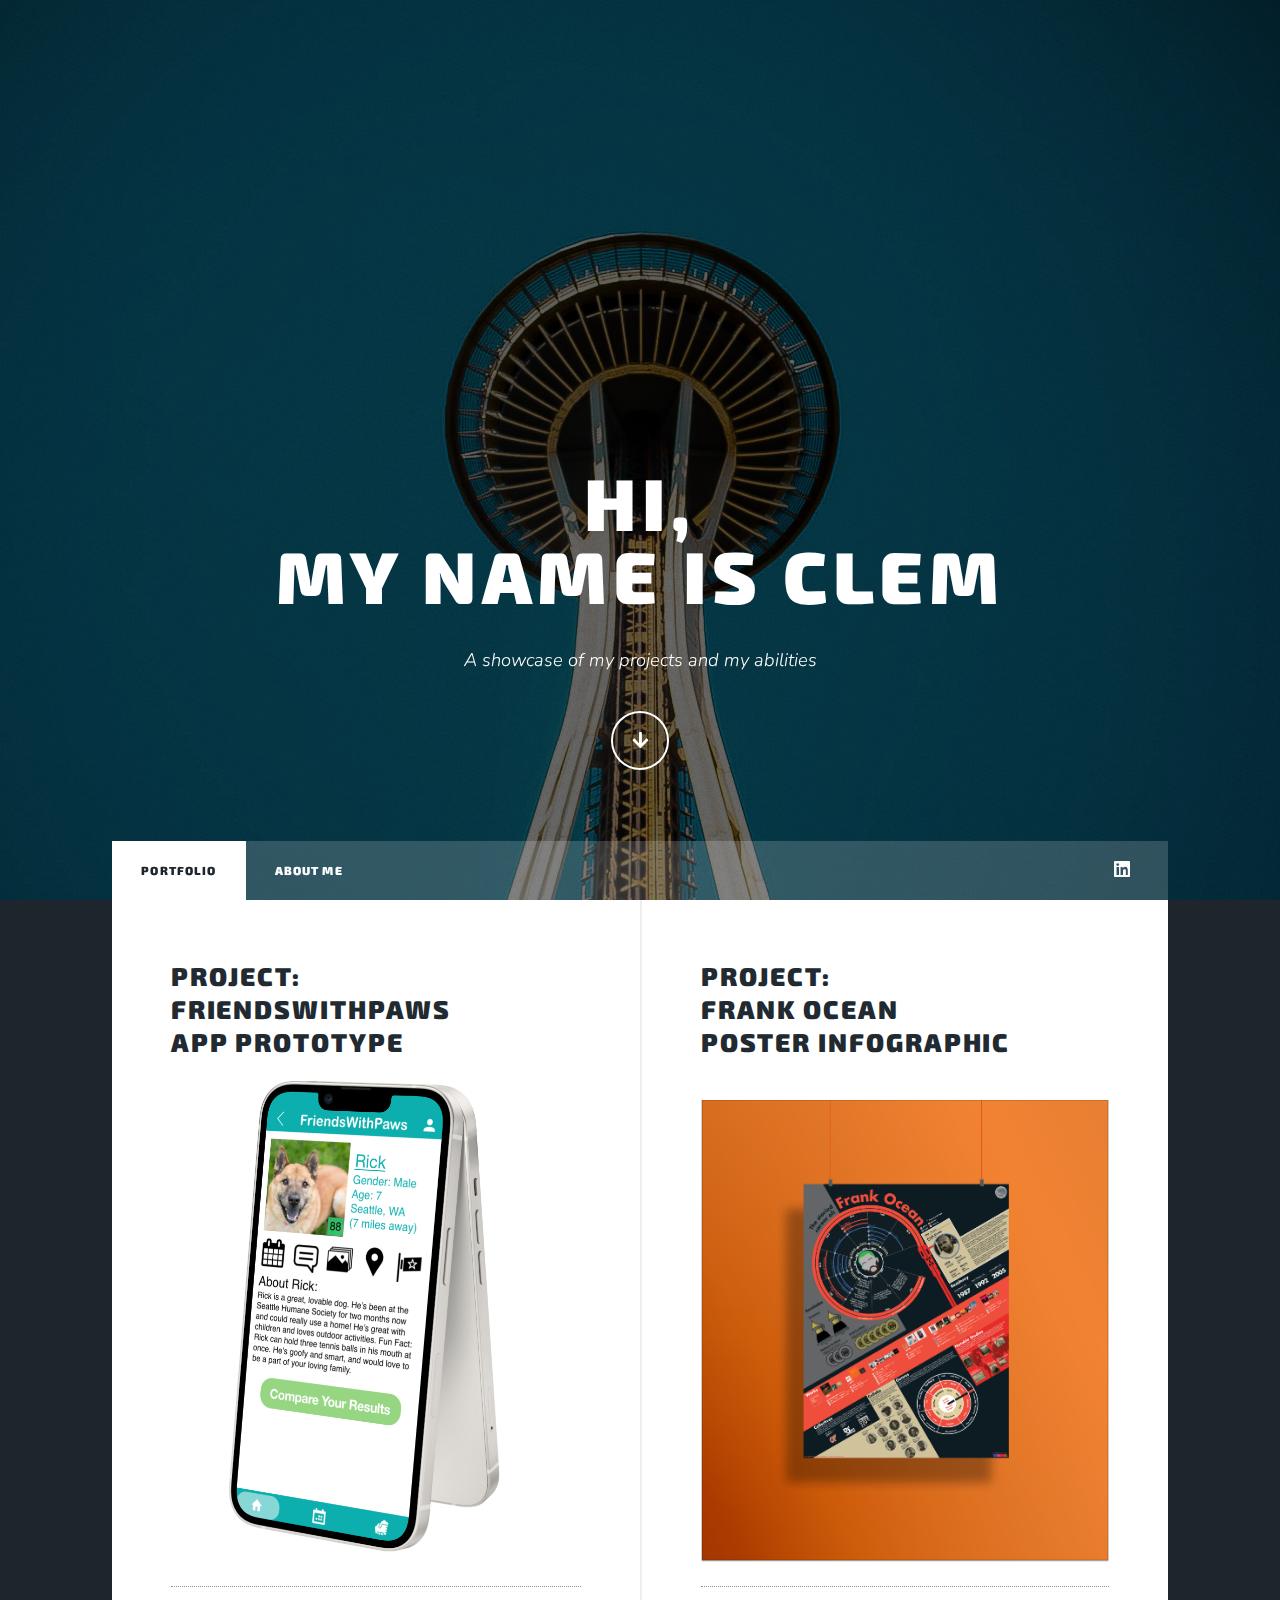
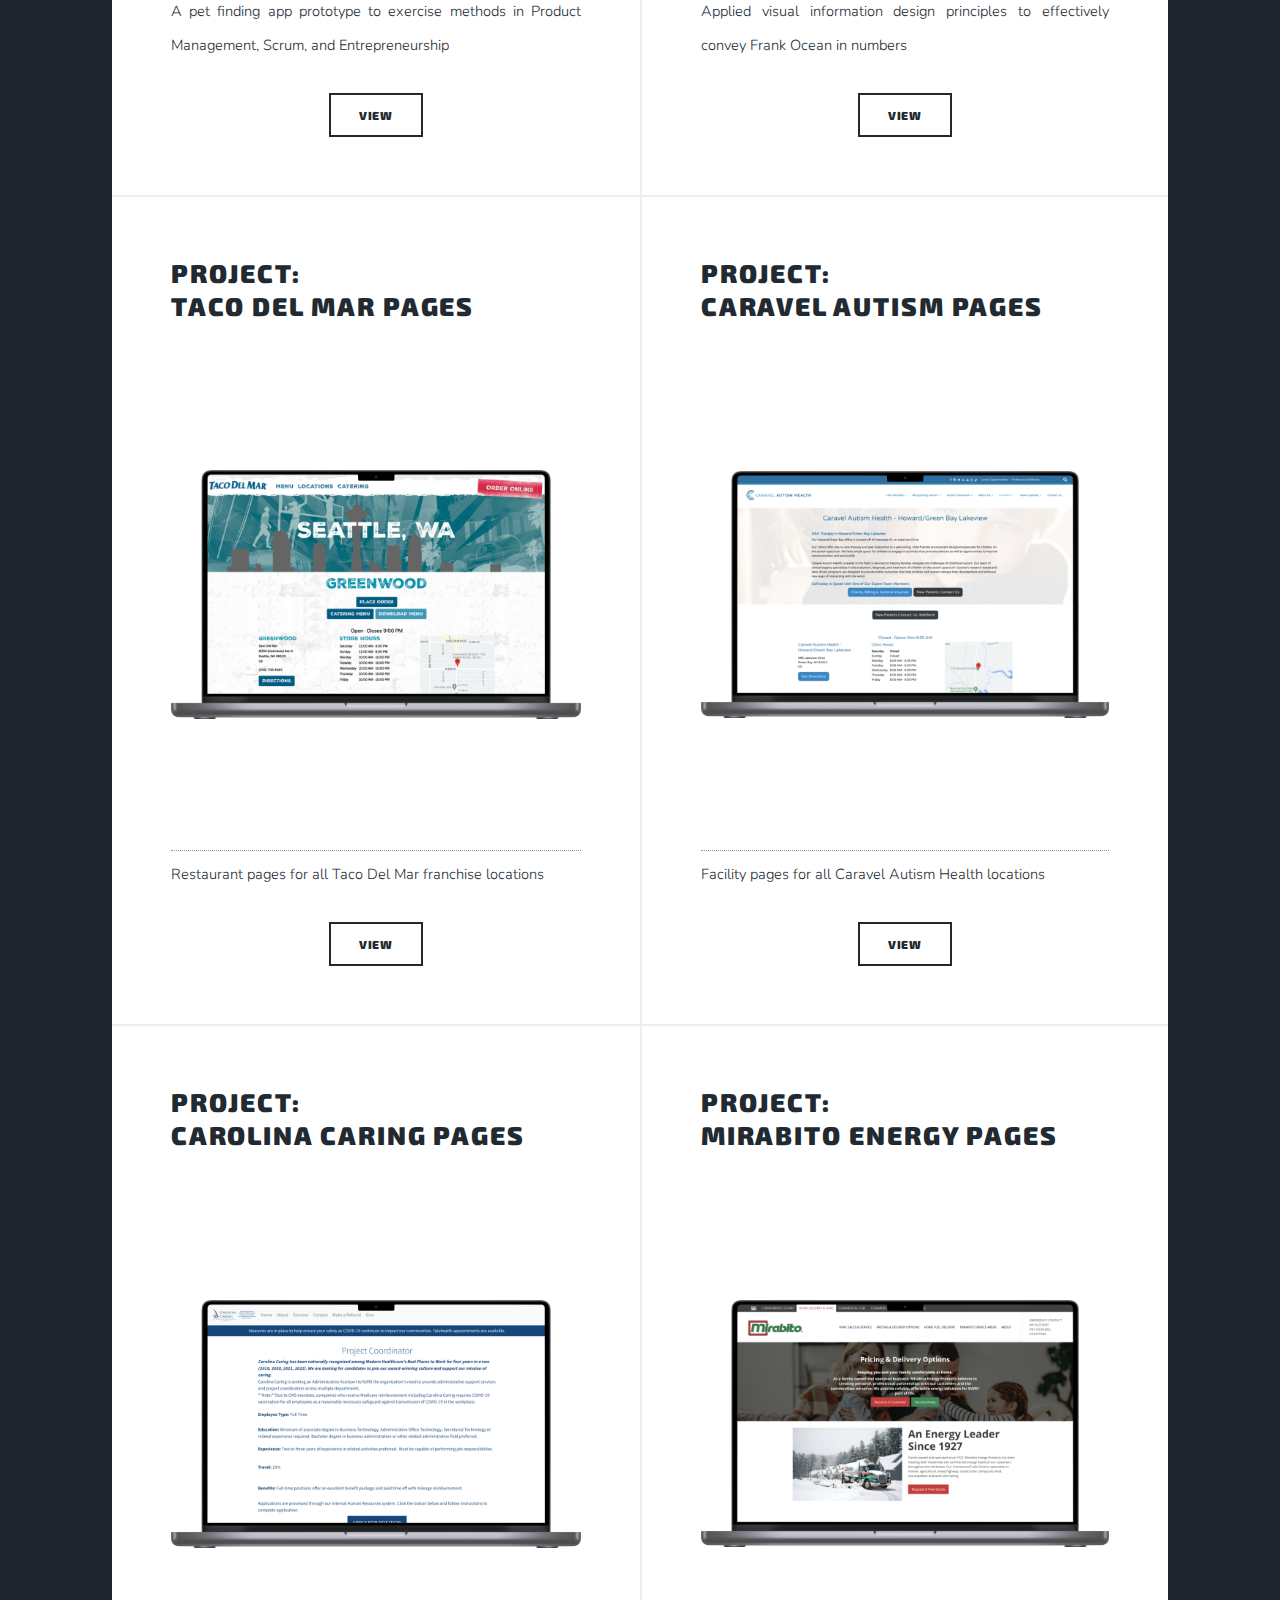
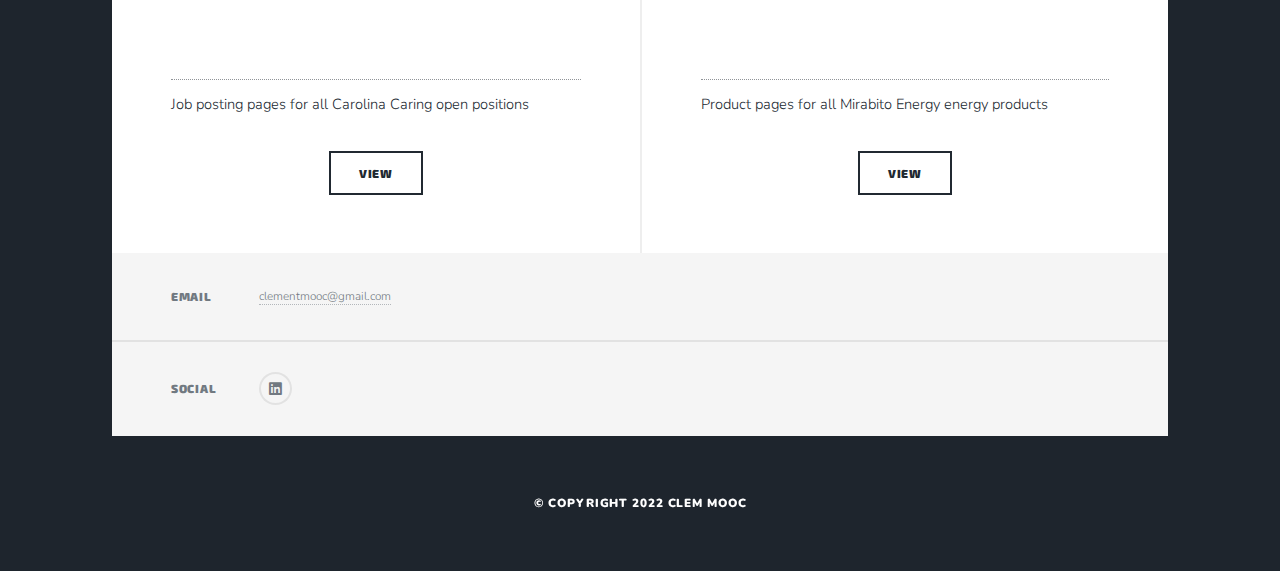
<file: index.html>
<!DOCTYPE HTML>
<html>
	<head>
		<title>Portfolio | Clem Mooc</title>
		<link rel="icon" type="image/x-icon" href="images/Favicon.png">
		<meta charset="utf-8" />
		<meta name="viewport" content="width=device-width, initial-scale=1, user-scalable=no" />
		<link rel="stylesheet" href="assets/css/main.css" />
		<noscript><link rel="stylesheet" href="assets/css/noscript.css" /></noscript>
	</head>
	<body class="is-preload">

		<!-- Wrapper -->
			<div id="wrapper" class="fade-in">

				<!-- Intro -->
					<div id="intro">
						<h1>Hi, <br>My name is Clem </br></h1>
						<p>A showcase of my projects and my abilities</p>
						<ul class="actions">
							<li><a href="#header" class="button icon solid solo fa-arrow-down scrolly">Continue</a></li>
						</ul>
					</div>

				<!-- Header -->
					<header id="header">
						<a href="index.html" class="logo">Clem Mooc</a>
					</header>

				<!-- Nav -->
					<nav id="nav">
						<ul class="links">
							<li class="active"><a href="index.html">Portfolio</a></li>
							<li class=""><a href="AboutMe.html">About Me</a></li>

						</ul>

						<ul class="icons">
							<li><a href="https://www.linkedin.com/in/clementmooc/" class="icon brands fa-linkedin" target="_blank"><span class="label">Twitter</span></a></li>
							<!-- <li><a href="#" class="icon brands fa-github"><span class="label">GitHub</span></a></li> -->
						</ul>
					</nav>

				<!-- Main -->
					<div id="main">

						<!-- Featured Post -->
							<!-- <article class="post featured">
								<header class="major">
									<h2><a href="#">My name is Clem Mooc</a></h2>
									<p>I'm a passionate project manager and market researcher looking to learn more about UX design</p>
								</header>
								<a href="#" class="image main"><img src="images/pic01.jpg" alt="" /></a>
								<ul class="actions special">
									<li><a href="FriendsWithPaws.html" class="button large">Learn More</a></li>
								</ul>
							</article> -->

						<!-- Posts -->
							<section class="posts">
								<!-- FriendsWithPaws -->
								<article>
									<header>
										<h2><a href="FriendsWithPaws.html">Project: <br> FriendsWithPaws <br>App Prototype</a></h2>
									</header>
									<a href="FriendsWithPaws.html"><img src="images/FWP/FWP iPhone 13.png" style="height: 500px; width: 100%; object-fit: contain" alt="" /></a>
									<p>A pet finding app prototype to exercise methods in Product Management, Scrum, and Entrepreneurship</p>
									<ul class="actions special">
										<li><a href="FriendsWithPaws.html" class="button">View</a></li>
									</ul>
								</article>

								<!-- Frank Ocean Infographic -->
								<article>
									<header>
										<h2><a href="FrankOceanInfographic.html">Project: <br>Frank Ocean <br>Poster Infographic</a></h2>
									</header>
									<a href="FrankOceanInfographic.html"><img src="images/FrankOceanInfographic/Frank Ocean Poster Mockup.png" style="height: 500px; width: 100%; object-fit: contain" alt="" /></a>
									<p>Applied visual information design principles to effectively convey Frank Ocean in numbers</p>
									<ul class="actions special">
										<li><a href="FrankOceanInfographic.html" class="button">View</a></li>
									</ul>
								</article>

							<!-- Taco Del Mar pages -->
							<article>
								<header>
									<h2><a href="TacoDelMar.html">Project: <br>Taco Del Mar Pages</a></h2>
								</header>
								<a href="TacoDelMar.html"><img src="images/TDM/TDM Mockup.png" style="height: 500px; width: 100%; object-fit: contain" alt="" /></a>
								<p>Restaurant pages for all Taco Del Mar franchise locations</p>
								<ul class="actions special">
									<li><a href="TacoDelMar.html" class="button">View</a></li>
								</ul>
							</article>


							<!-- Caravel Autism Health pages -->
							<article>
								<header>
									<h2><a href="CaravelAutism.html">Project: <br>Caravel Autism Pages</a></h2>
								</header>
								<a href="CaravelAutism.html"><img src="images/Caravel/Caravel Mockup.png" style="height: 500px; width: 100%; object-fit: contain" alt="" /></a>
								<p>Facility pages for all Caravel Autism Health locations</p>
								<ul class="actions special">
									<li><a href="CaravelAutism.html" class="button">View</a></li>
								</ul>
							</article>

							<!-- Carolina Caring pages -->
							<article>
								<header>
									<h2><a href="CarolinaCaring.html">Project: <br>Carolina Caring Pages</a></h2>
								</header>
								<a href="CarolinaCaring.html"><img src="images/Carolina Caring/Carolina Caring Mockup.png" style="height: 500px; width: 100%; object-fit: contain" alt="" /></a>
								<p>Job posting pages for all Carolina Caring open positions</p>
								<ul class="actions special">
									<li><a href="CarolinaCaring.html" class="button">View</a></li>
								</ul>
							</article>

							<!-- Mirabito pages -->
							<article>
								<header>
									<h2><a href="Mirabito.html">Project: <br>Mirabito Energy Pages</a></h2>
								</header>
								<a href="Mirabito.html"><img src="images/Mirabito/Mirabito Mockup.png" style="height: 500px; width: 100%; object-fit: contain" alt="" /></a>
								<p>Product pages for all Mirabito Energy energy products</p>
								<ul class="actions special">
									<li><a href="Mirabito.html" class="button">View</a></li>
								</ul>
							</article>

						<!-- Footer -->

					</div>

				<!-- Footer -->
					<footer id="footer">
						<section class="split contact">
							<section>
								<h3>Email</h3>
								<p><a href="mailto: clementmooc@gmail.com" target="_blank">clementmooc@gmail.com</a></p>
							</section>
							<section>
								<h3>Social</h3>
								<ul class="icons alt">
									<li><a href="https://www.linkedin.com/in/clementmooc/" class="icon brands alt fa-linkedin" target="_blank"><span class="label">LinkedIn</span></a></li>
									<!-- <li><a href="#" class="icon brands alt fa-github"><span class="label">GitHub</span></a></li> -->
								</ul>
							</section>
						</section>
					</footer>

				<!-- Copyright -->
					<div id="copyright">
						<ul><li>&copy; Copyright 2022 Clem Mooc</li></ul>
					</div>

			</div>

		<!-- Scripts -->
			<script src="assets/js/jquery.min.js"></script>
			<script src="assets/js/jquery.scrollex.min.js"></script>
			<script src="assets/js/jquery.scrolly.min.js"></script>
			<script src="assets/js/browser.min.js"></script>
			<script src="assets/js/breakpoints.min.js"></script>
			<script src="assets/js/util.js"></script>
			<script src="assets/js/main.js"></script>
	</body>
</html>
</file>
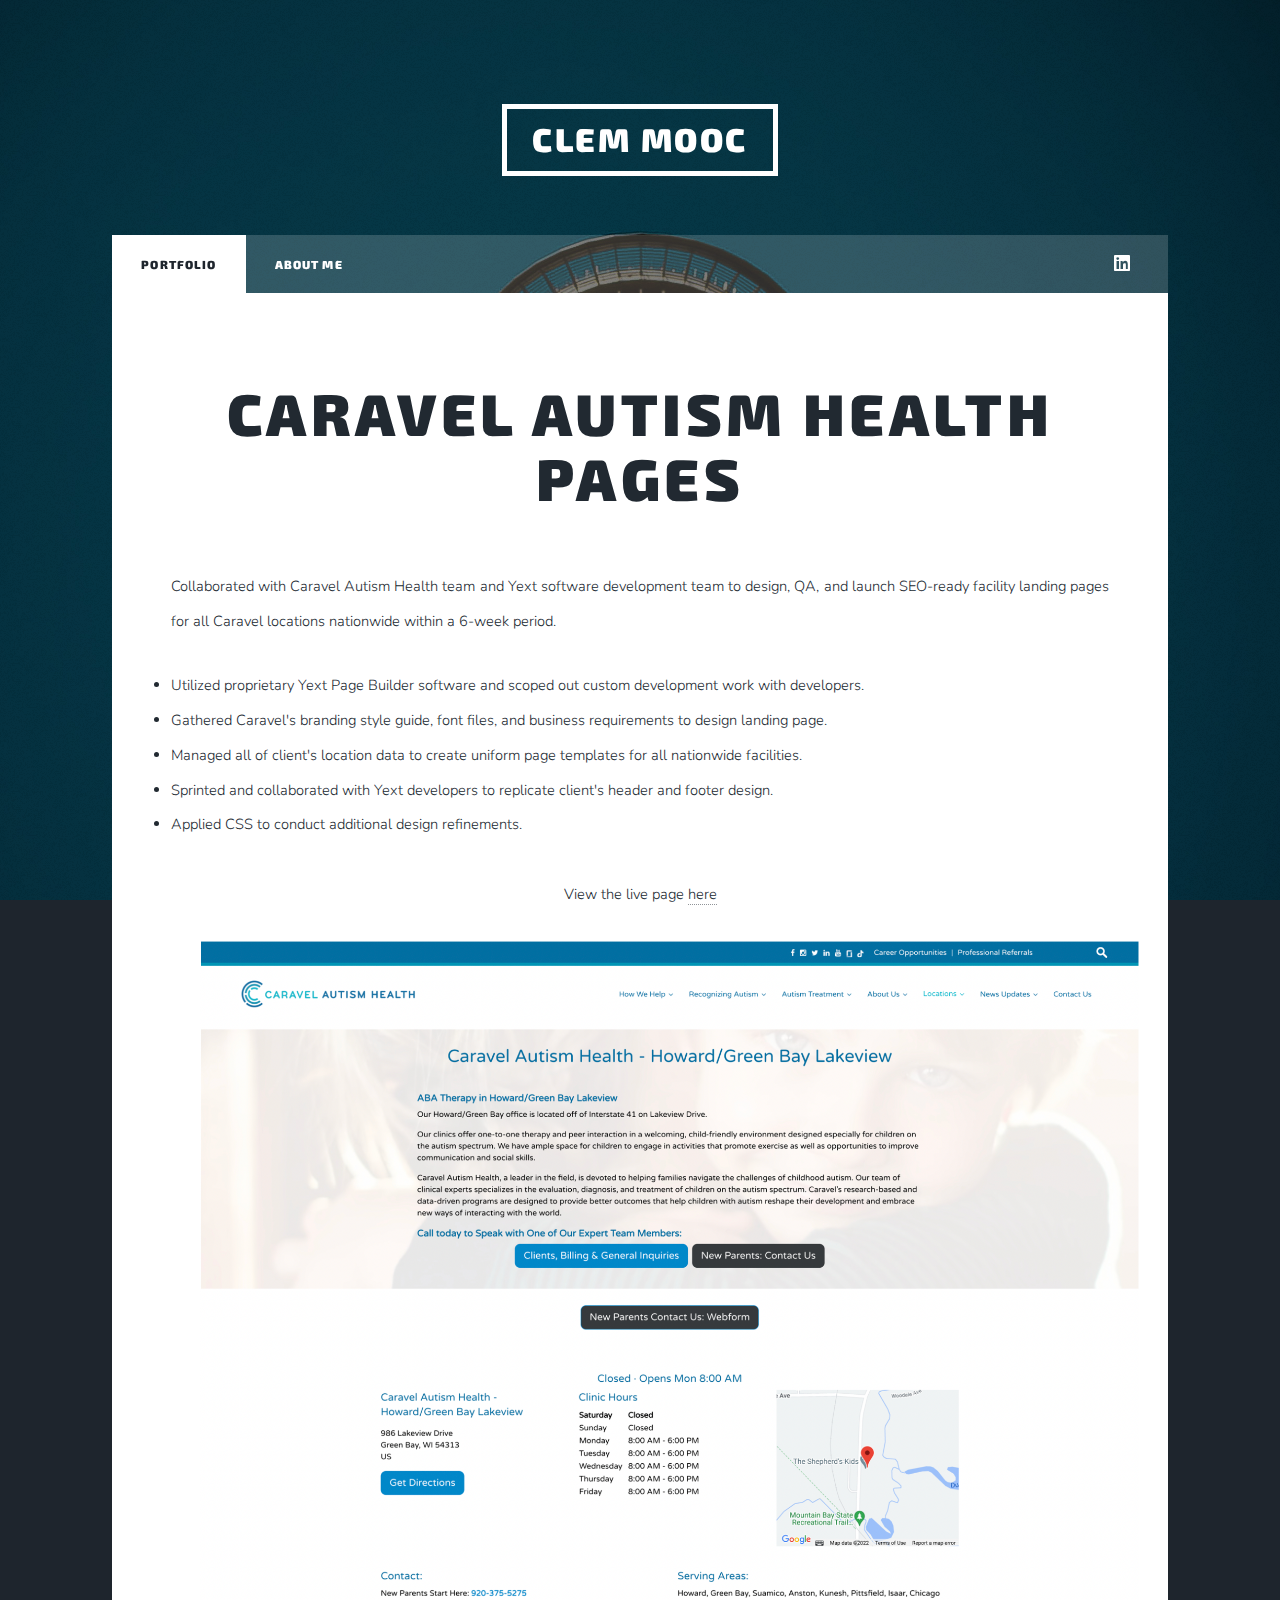
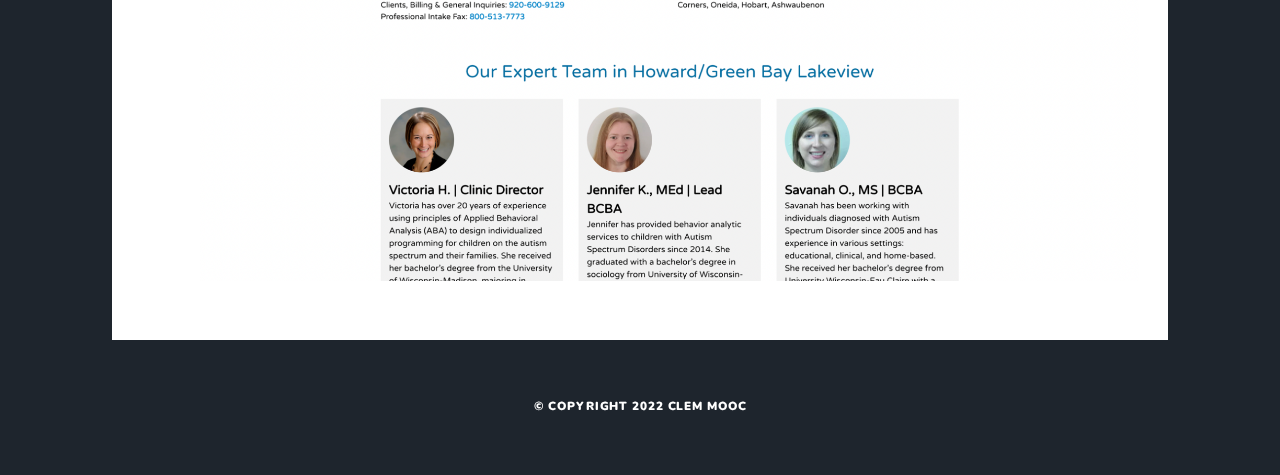
<file: CaravelAutism.html>
<!DOCTYPE HTML>
<html>
	<head>
		<title>Caravel Autism | Clem Mooc</title>
		<link rel="icon" type="image/x-icon" href="images/Favicon.png">
		<meta charset="utf-8" />
		<meta name="viewport" content="width=device-width, initial-scale=1, user-scalable=no" />
		<link rel="stylesheet" href="assets/css/main.css" />
		<noscript><link rel="stylesheet" href="assets/css/noscript.css" /></noscript>
	</head>
	<body class="is-preload">

		<!-- Wrapper -->
			<div id="wrapper">

				<!-- Header -->
					<header id="header">
						<a href="index.html" class="logo">Clem Mooc</a>
					</header>

				<!-- Nav -->
					<nav id="nav">
						<ul class="links">
							<li class="active"><a href="index.html">Portfolio</a></li>
							<li><a href="About Me.html">About Me</a></li>
						</ul>
						<ul class="icons">
							<li><a href="https://www.linkedin.com/in/clementmooc/" class="icon brands fa-linkedin" target="_blank"><span class="label">LinkedIn</span></a></li>
							<!-- <li><a href="#" class="icon brands fa-github"><span class="label">GitHub</span></a></li> -->
						</ul>
					</nav>

				<!-- Main -->
					<div id="main">

						<!-- Post -->
							<section class="post">
								<header class="major">
									<h1>Caravel Autism Health Pages</h1>
								</header>

								<p>Collaborated with Caravel Autism Health team and Yext software development team to design, QA, and launch SEO-ready facility landing pages for all Caravel locations nationwide within a 6-week period.</p>
								<li>Utilized proprietary Yext Page Builder software and scoped out custom development work with developers.</li>
								<li>Gathered Caravel's branding style guide, font files, and business requirements to design landing page.</li>
								<li>Managed all of client's location data to create uniform page templates for all nationwide facilities.</li>
								<li>Sprinted and collaborated with Yext developers to replicate client's header and footer design.</li>
								<li>Applied CSS to conduct additional design refinements.</li>


								<br><p style="text-align:center">View the live page <a href="https://clinics.caravelautism.com/caravel-autism-health-bb36685bbc76" target="_blank">here</a></p>
								<div class="image main"><img src="images/Caravel/Caravel Green Bay1.png" alt="" /></div>
							</section>

					</div>

				<!-- Footer -->
					<!-- <footer id="footer">
						<section>
							<h3>Social</h3>
							<ul class="icons alt">
								<li><a href="#" class="icon brands alt fa-linkedin"><span class="label">LinkedIn</span></a></li>
								<li><a href="#" class="icon brands alt fa-github"><span class="label">GitHub</span></a></li>
							</ul>
						</section>
					</footer> -->

					<!-- Copyright -->
						<div id="copyright">
							<ul><li>&copy; Copyright 2022 Clem Mooc</li></ul>
						</div>

				</div>

		<!-- Scripts -->
			<script src="assets/js/jquery.min.js"></script>
			<script src="assets/js/jquery.scrollex.min.js"></script>
			<script src="assets/js/jquery.scrolly.min.js"></script>
			<script src="assets/js/browser.min.js"></script>
			<script src="assets/js/breakpoints.min.js"></script>
			<script src="assets/js/util.js"></script>
			<script src="assets/js/main.js"></script>

	</body>
</html>
</file>
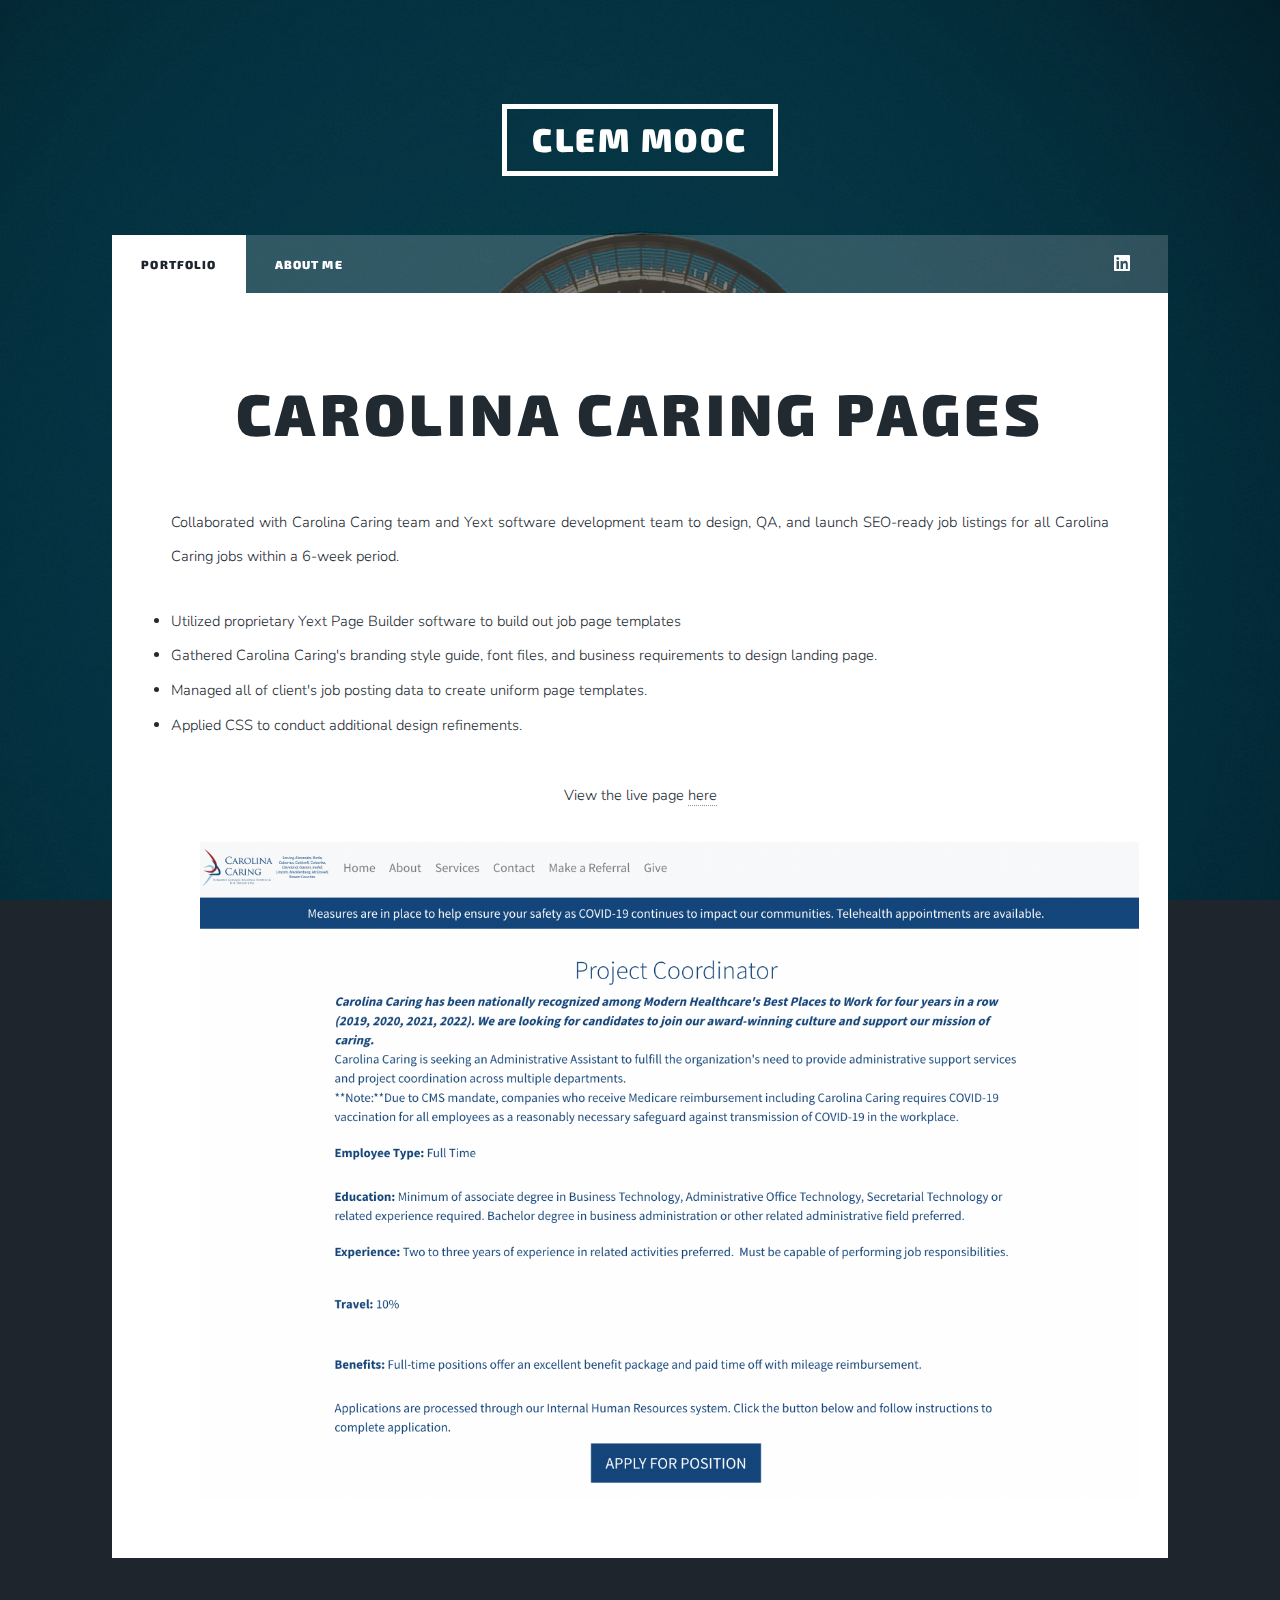
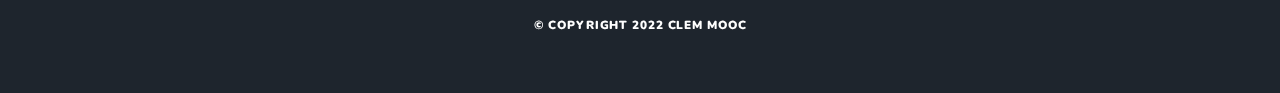
<file: CarolinaCaring.html>
<!DOCTYPE HTML>
<html>
	<head>
		<title>Carolina Caring | Clem Mooc</title>
		<link rel="icon" type="image/x-icon" href="images/Favicon.png">
		<meta charset="utf-8" />
		<meta name="viewport" content="width=device-width, initial-scale=1, user-scalable=no" />
		<link rel="stylesheet" href="assets/css/main.css" />
		<noscript><link rel="stylesheet" href="assets/css/noscript.css" /></noscript>
	</head>
	<body class="is-preload">

		<!-- Wrapper -->
			<div id="wrapper">

				<!-- Header -->
					<header id="header">
						<a href="index.html" class="logo">Clem Mooc</a>
					</header>

				<!-- Nav -->
					<nav id="nav">
						<ul class="links">
							<li class="active"><a href="index.html">Portfolio</a></li>
							<li><a href="About Me.html">About Me</a></li>
						</ul>
						<ul class="icons">
							<li><a href="https://www.linkedin.com/in/clementmooc/" class="icon brands fa-linkedin" target="_blank"><span class="label">LinkedIn</span></a></li>
							<!-- <li><a href="#" class="icon brands fa-github"><span class="label">GitHub</span></a></li> -->
						</ul>
					</nav>

				<!-- Main -->
					<div id="main">

						<!-- Post -->
							<section class="post">
								<header class="major">
									<h1>Carolina Caring Pages</h1>
								</header>

								<p>Collaborated with Carolina Caring team and Yext software development team to design, QA, and launch SEO-ready job listings for all Carolina Caring jobs within a 6-week period.</p>
								<li>Utilized proprietary Yext Page Builder software to build out job page templates</li>
								<li>Gathered Carolina Caring's branding style guide, font files, and business requirements to design landing page.</li>
								<li>Managed all of client's job posting data to create uniform page templates.</li>
								<li>Applied CSS to conduct additional design refinements.</li>

								<br><p style="text-align:center">View the live page <a href="https://jobs.carolinacaring.org/project-coordinator-d9657aadc4e8" target="_blank">here</a></p>
								<div class="image main"><img src="images/Carolina Caring/Carolina Caring2.png" alt="" /></div>
							</section>

					</div>

				<!-- Footer -->
					<!-- <footer id="footer">
						<section>
							<h3>Social</h3>
							<ul class="icons alt">
								<li><a href="#" class="icon brands alt fa-linkedin"><span class="label">LinkedIn</span></a></li>
								<li><a href="#" class="icon brands alt fa-github"><span class="label">GitHub</span></a></li>
							</ul>
						</section>
					</footer> -->

					<!-- Copyright -->
						<div id="copyright">
							<ul><li>&copy; Copyright 2022 Clem Mooc</li></ul>
						</div>

				</div>

		<!-- Scripts -->
			<script src="assets/js/jquery.min.js"></script>
			<script src="assets/js/jquery.scrollex.min.js"></script>
			<script src="assets/js/jquery.scrolly.min.js"></script>
			<script src="assets/js/browser.min.js"></script>
			<script src="assets/js/breakpoints.min.js"></script>
			<script src="assets/js/util.js"></script>
			<script src="assets/js/main.js"></script>

	</body>
</html>
</file>
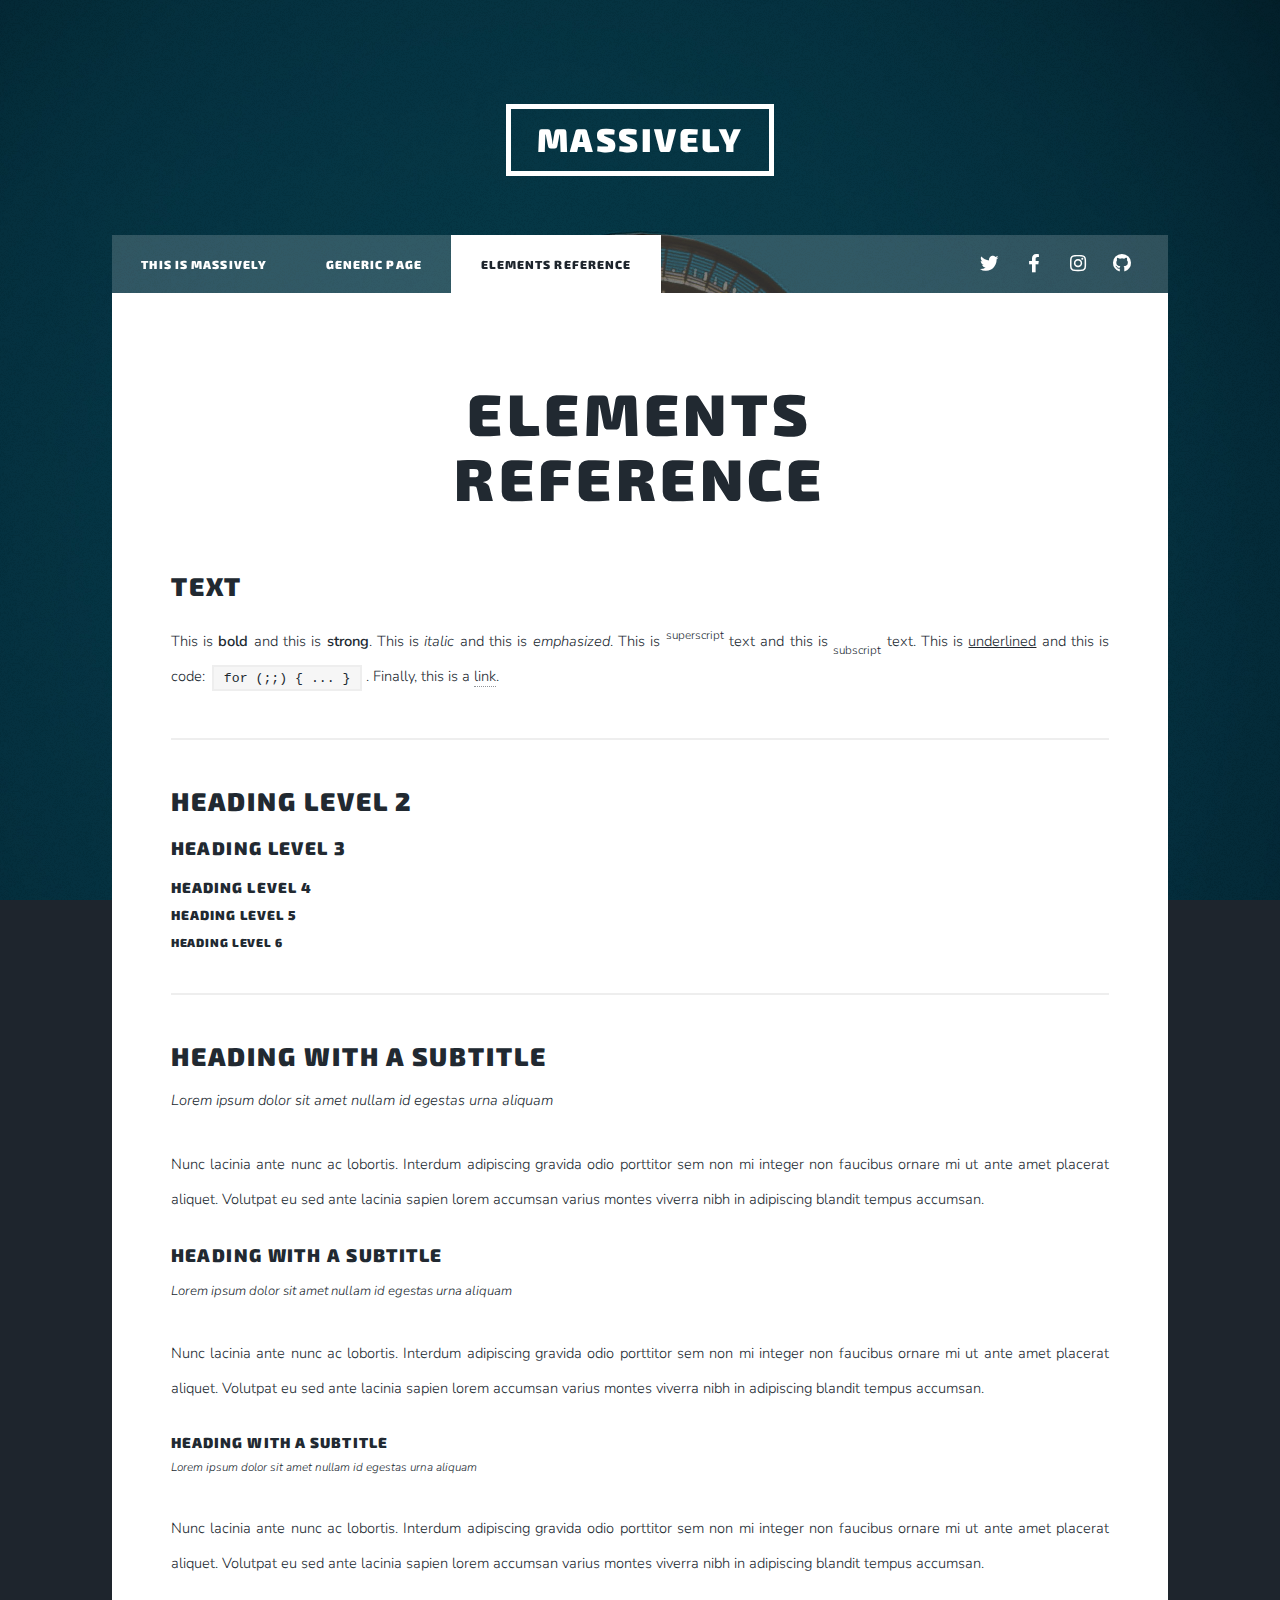
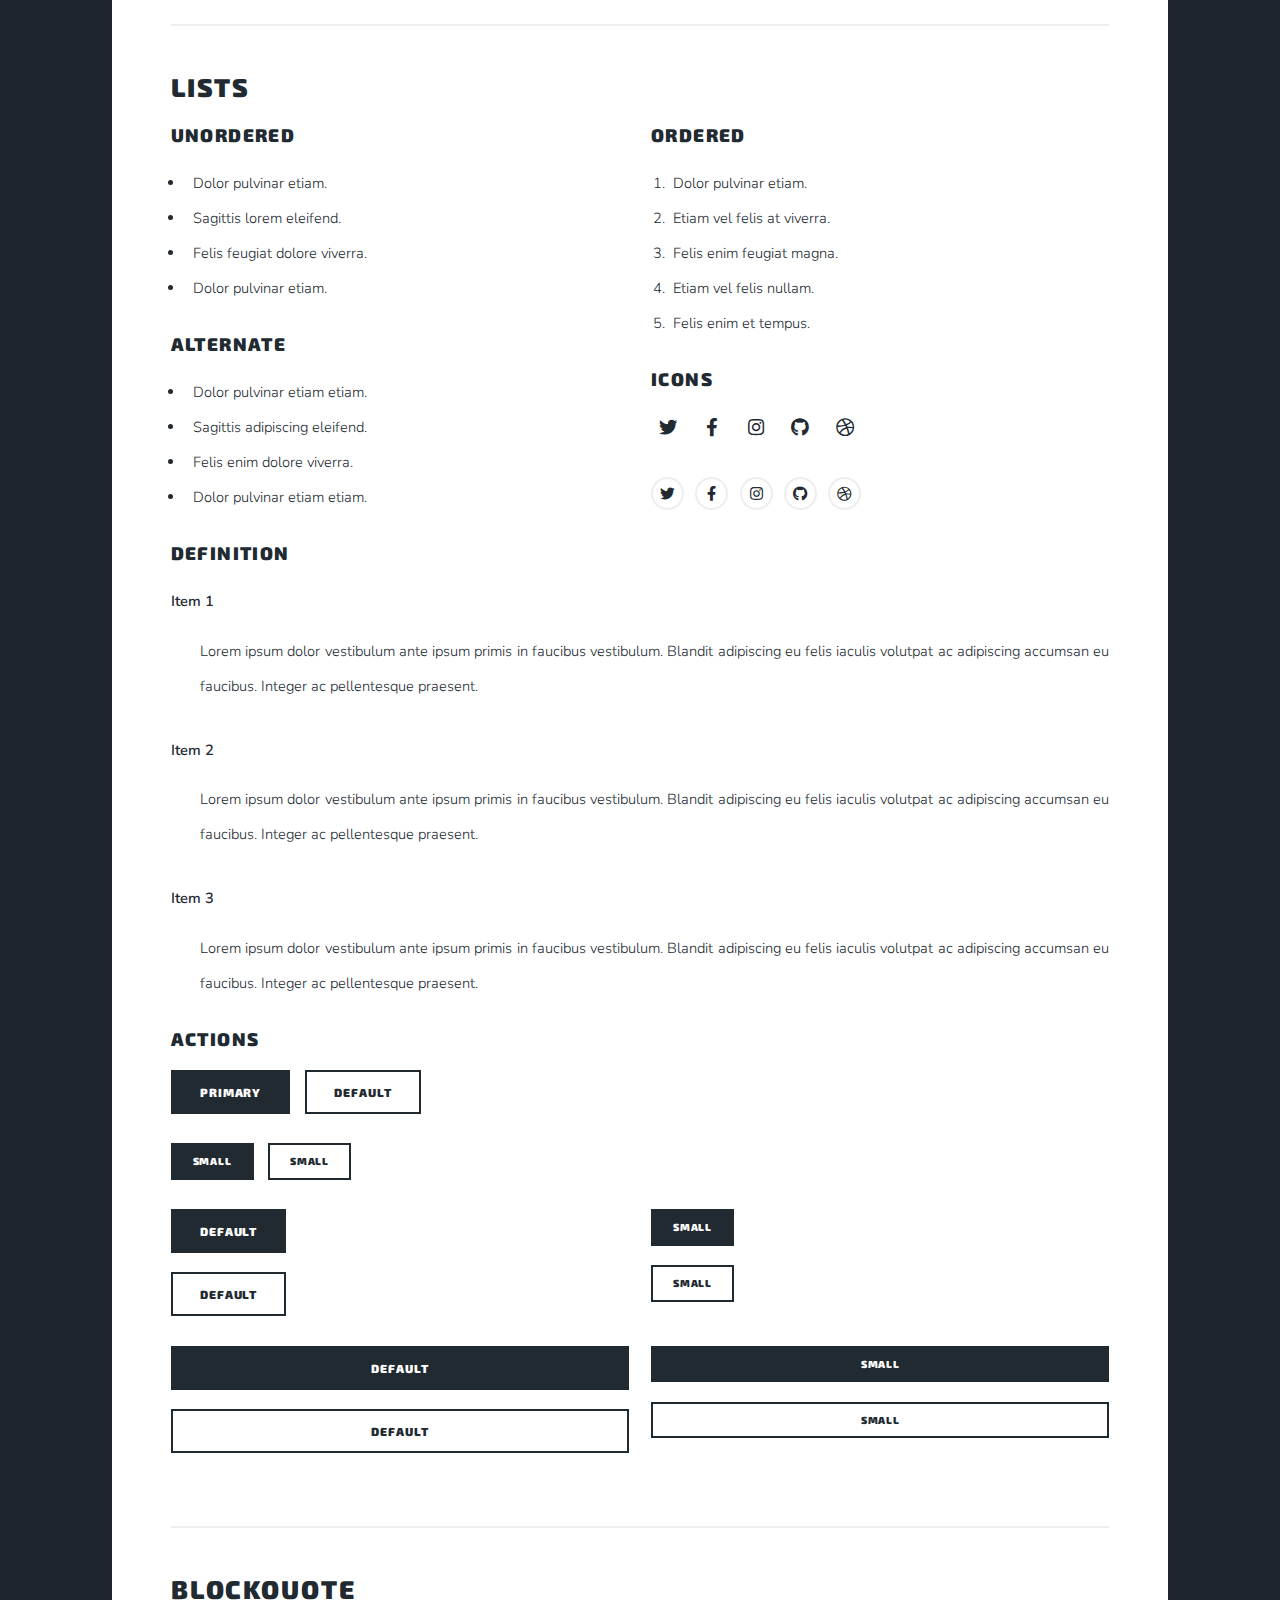
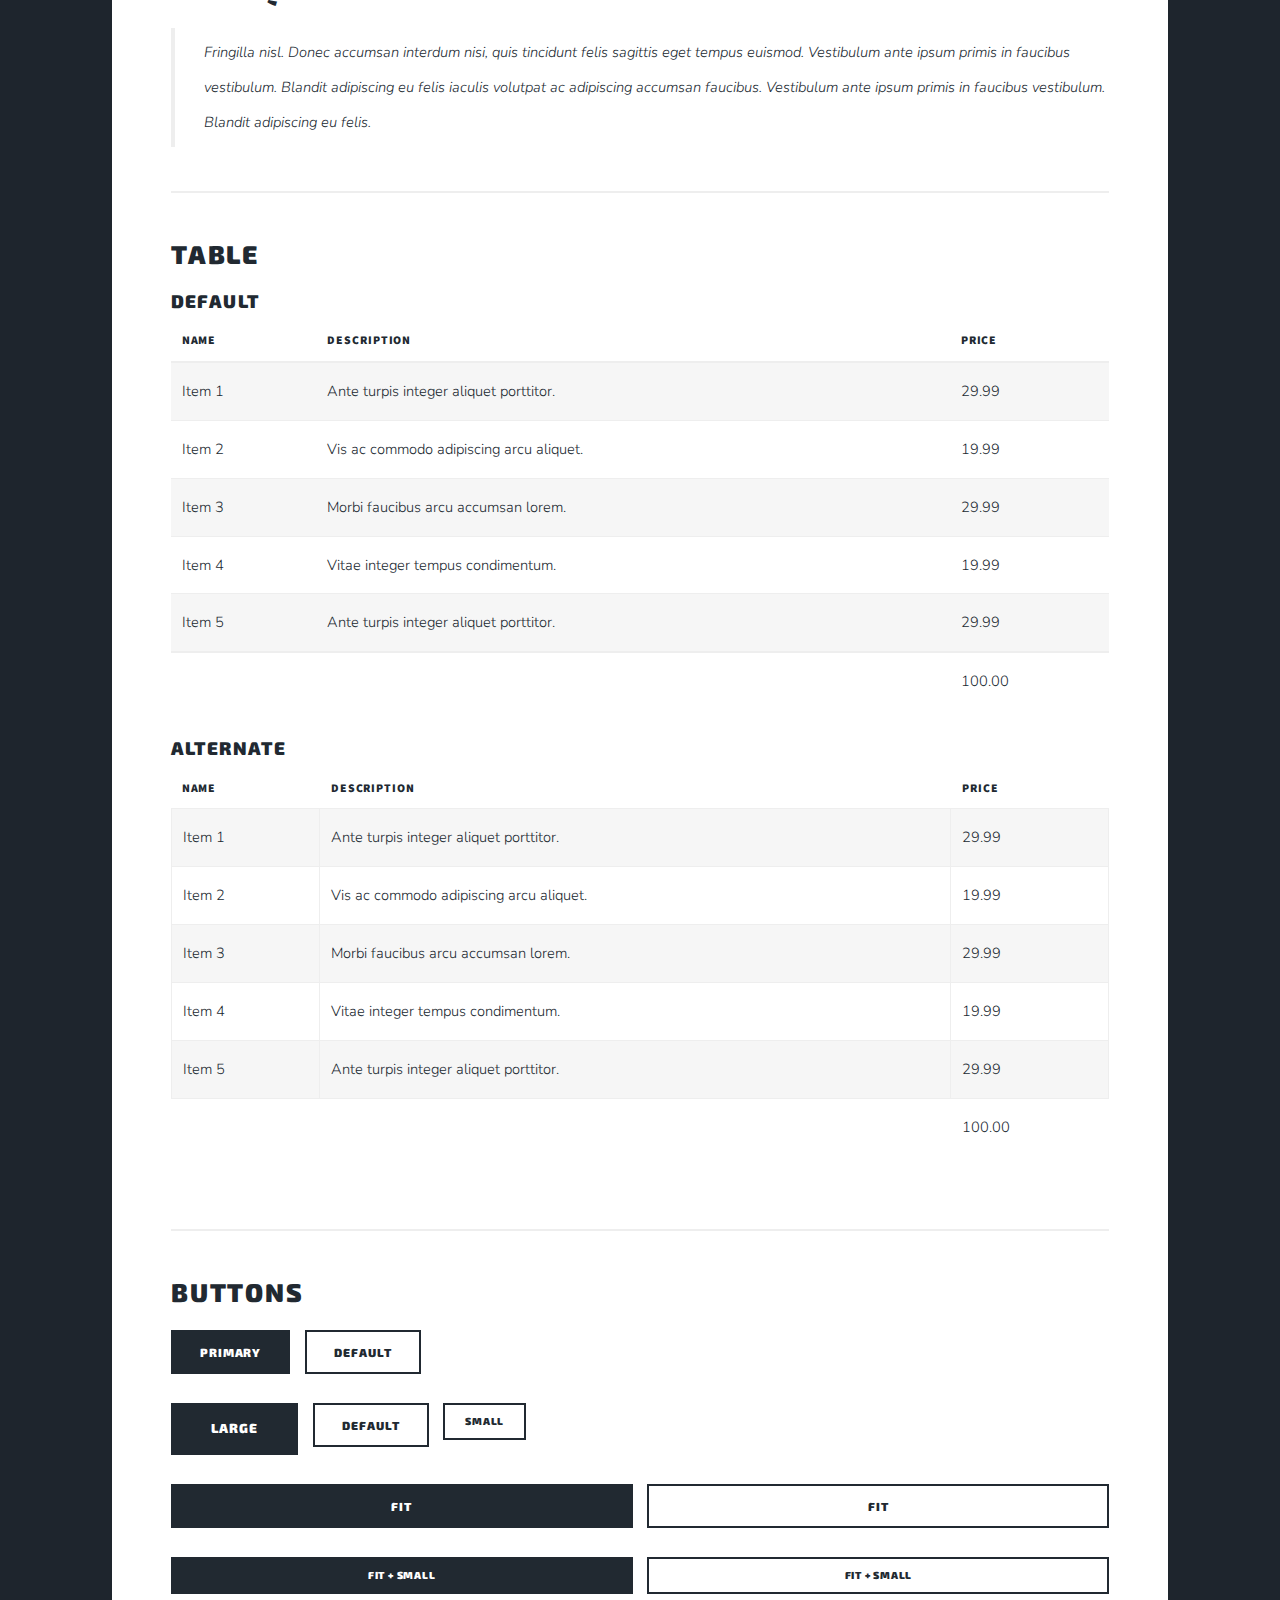
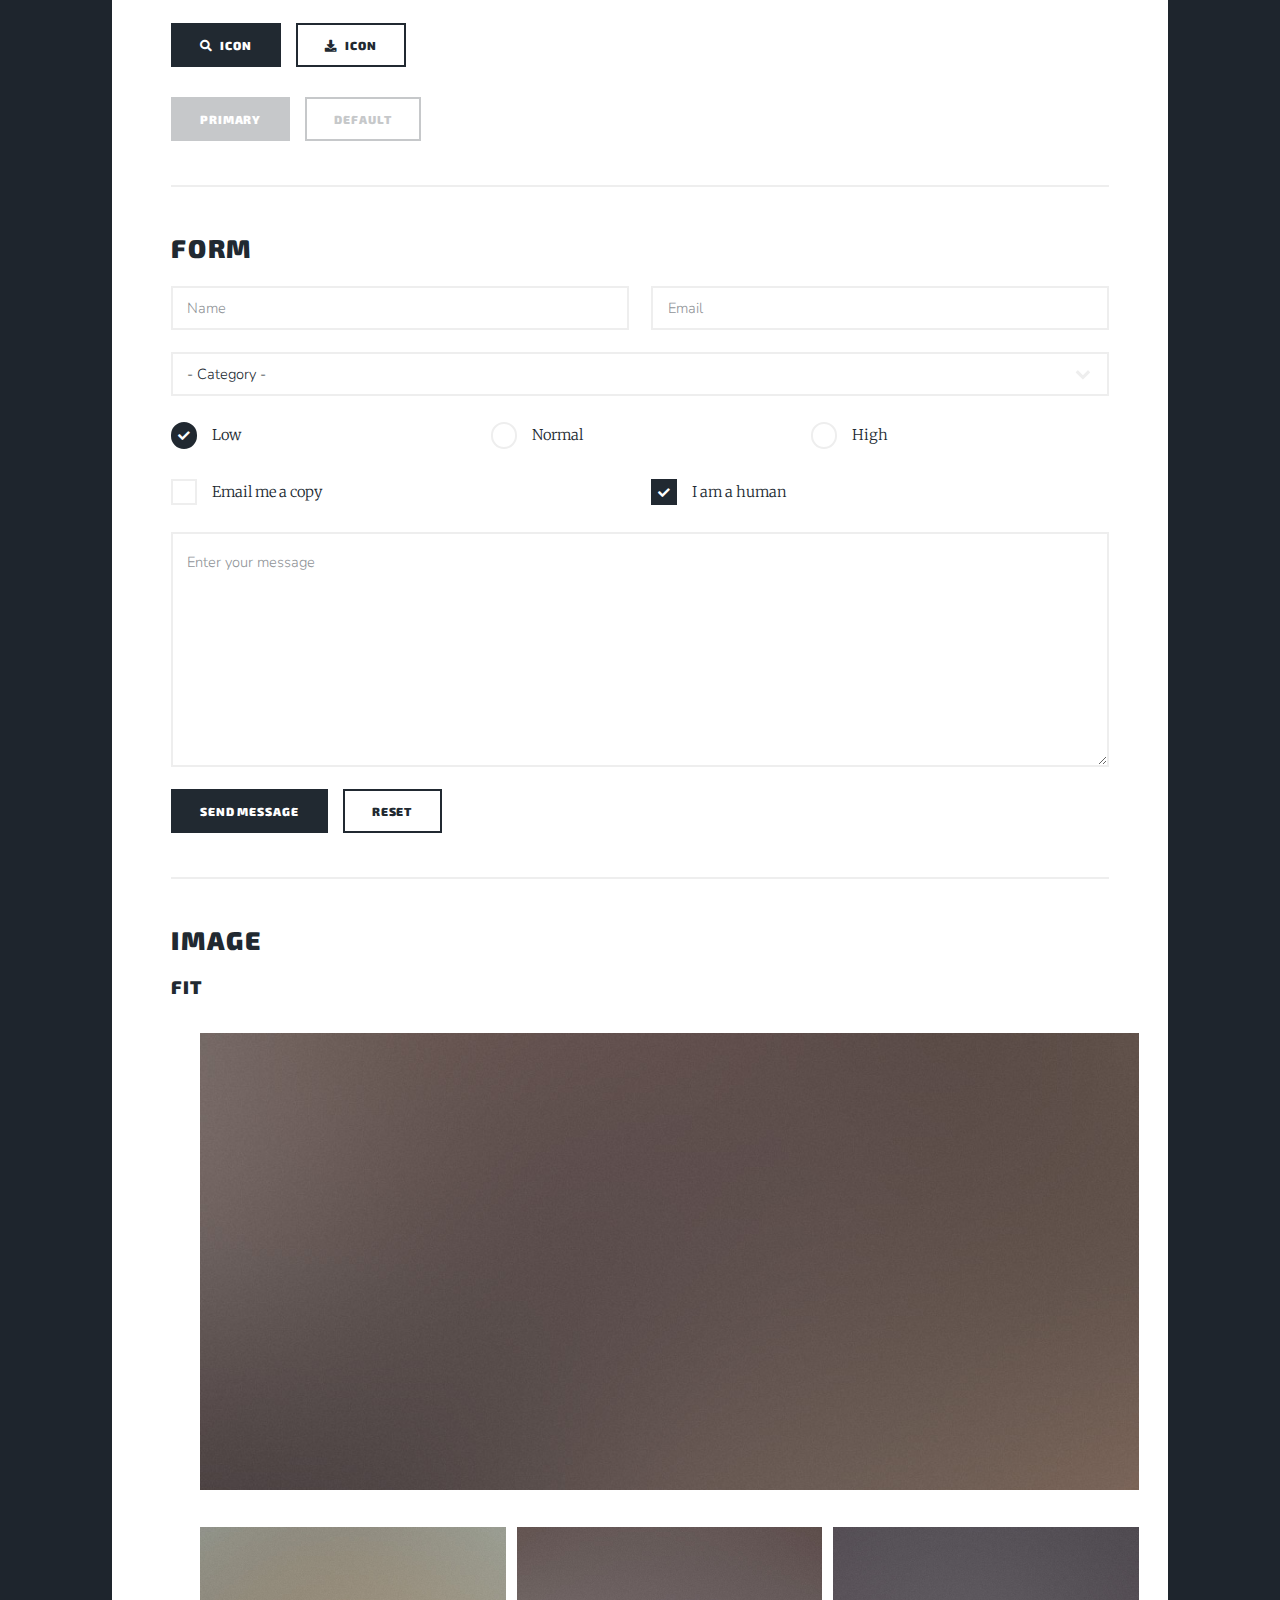
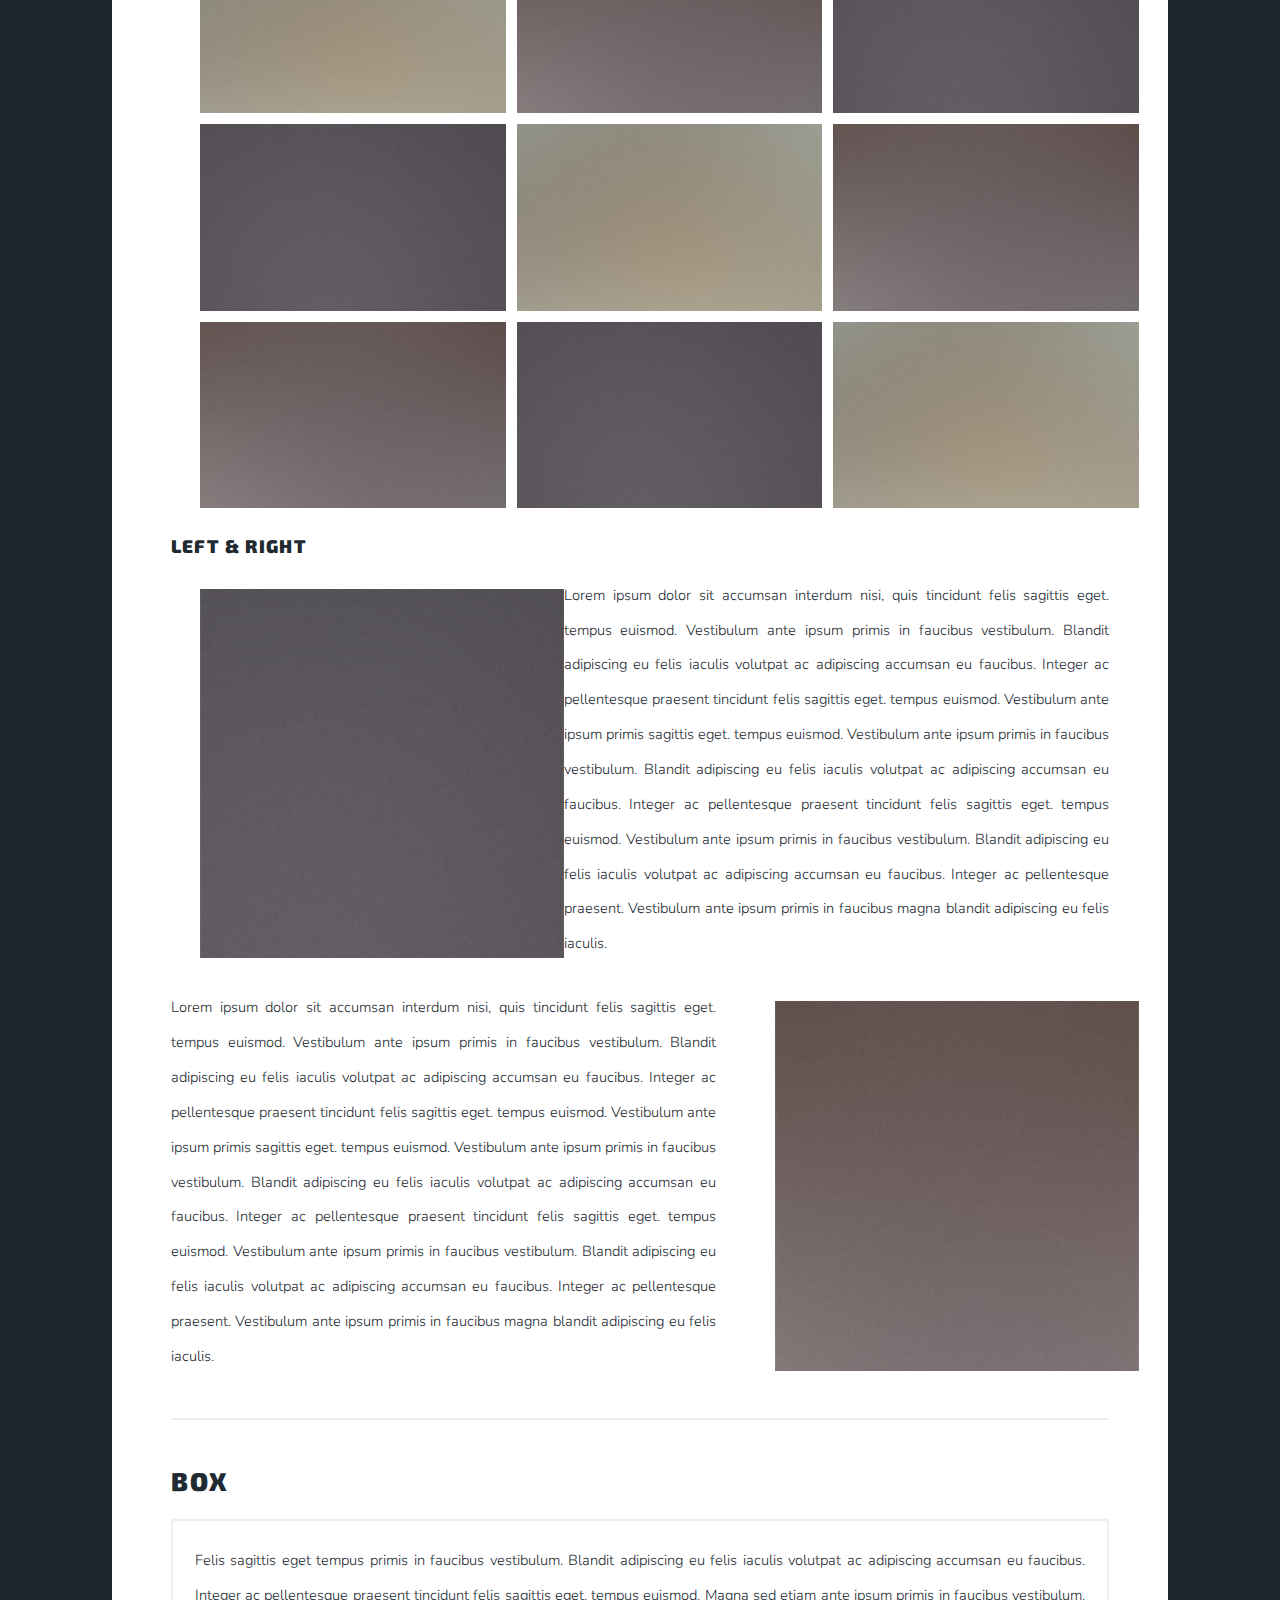
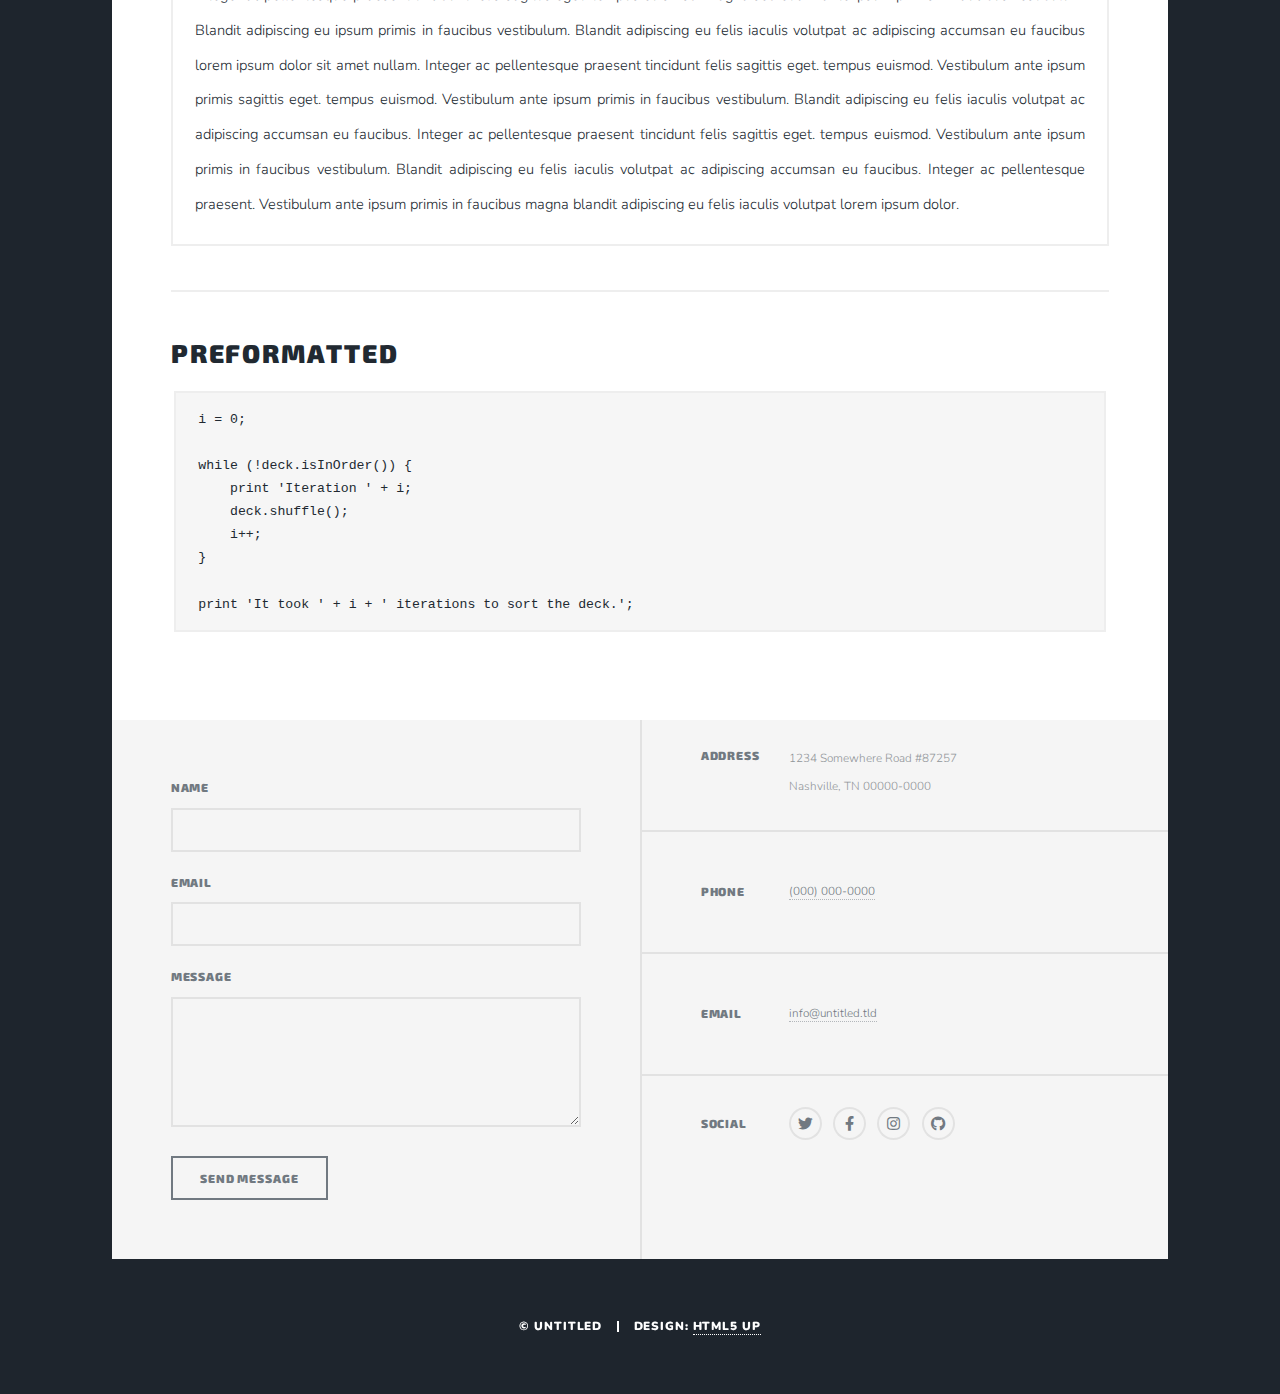
<file: elements.html>
<!DOCTYPE HTML>
<!--
	Massively by HTML5 UP
	html5up.net | @ajlkn
	Free for personal and commercial use under the CCA 3.0 license (html5up.net/license)
-->
<html>
	<head>
		<title>Elements Reference - Massively by HTML5 UP</title>
		<meta charset="utf-8" />
		<meta name="viewport" content="width=device-width, initial-scale=1, user-scalable=no" />
		<link rel="stylesheet" href="assets/css/main.css" />
		<noscript><link rel="stylesheet" href="assets/css/noscript.css" /></noscript>
	</head>
	<body class="is-preload">

		<!-- Wrapper -->
			<div id="wrapper">

				<!-- Header -->
					<header id="header">
						<a href="index.html" class="logo">Massively</a>
					</header>

				<!-- Nav -->
					<nav id="nav">
						<ul class="links">
							<li><a href="index.html">This is Massively</a></li>
							<li><a href="generic.html">Generic Page</a></li>
							<li class="active"><a href="elements.html">Elements Reference</a></li>
						</ul>
						<ul class="icons">
							<li><a href="#" class="icon brands fa-twitter"><span class="label">Twitter</span></a></li>
							<li><a href="#" class="icon brands fa-facebook-f"><span class="label">Facebook</span></a></li>
							<li><a href="#" class="icon brands fa-instagram"><span class="label">Instagram</span></a></li>
							<li><a href="#" class="icon brands fa-github"><span class="label">GitHub</span></a></li>
						</ul>
					</nav>

				<!-- Main -->
					<div id="main">

						<!-- Post -->
							<section class="post">
								<header class="major">
									<h1>Elements<br />
									Reference</h1>
								</header>

								<!-- Text stuff -->
									<h2>Text</h2>
									<p>This is <b>bold</b> and this is <strong>strong</strong>. This is <i>italic</i> and this is <em>emphasized</em>.
									This is <sup>superscript</sup> text and this is <sub>subscript</sub> text.
									This is <u>underlined</u> and this is code: <code>for (;;) { ... }</code>.
									Finally, this is a <a href="#">link</a>.</p>
									<hr />
									<h2>Heading Level 2</h2>
									<h3>Heading Level 3</h3>
									<h4>Heading Level 4</h4>
									<h5>Heading Level 5</h5>
									<h6>Heading Level 6</h6>
									<hr />
									<header>
										<h2>Heading with a Subtitle</h2>
										<p>Lorem ipsum dolor sit amet nullam id egestas urna aliquam</p>
									</header>
									<p>Nunc lacinia ante nunc ac lobortis. Interdum adipiscing gravida odio porttitor sem non mi integer non faucibus ornare mi ut ante amet placerat aliquet. Volutpat eu sed ante lacinia sapien lorem accumsan varius montes viverra nibh in adipiscing blandit tempus accumsan.</p>
									<header>
										<h3>Heading with a Subtitle</h3>
										<p>Lorem ipsum dolor sit amet nullam id egestas urna aliquam</p>
									</header>
									<p>Nunc lacinia ante nunc ac lobortis. Interdum adipiscing gravida odio porttitor sem non mi integer non faucibus ornare mi ut ante amet placerat aliquet. Volutpat eu sed ante lacinia sapien lorem accumsan varius montes viverra nibh in adipiscing blandit tempus accumsan.</p>
									<header>
										<h4>Heading with a Subtitle</h4>
										<p>Lorem ipsum dolor sit amet nullam id egestas urna aliquam</p>
									</header>
									<p>Nunc lacinia ante nunc ac lobortis. Interdum adipiscing gravida odio porttitor sem non mi integer non faucibus ornare mi ut ante amet placerat aliquet. Volutpat eu sed ante lacinia sapien lorem accumsan varius montes viverra nibh in adipiscing blandit tempus accumsan.</p>

									<hr />

								<!-- Lists -->
									<h2>Lists</h2>
									<div class="row">
										<div class="col-6 col-12-small">

											<h3>Unordered</h3>
											<ul>
												<li>Dolor pulvinar etiam.</li>
												<li>Sagittis lorem eleifend.</li>
												<li>Felis feugiat dolore viverra.</li>
												<li>Dolor pulvinar etiam.</li>
											</ul>

											<h3>Alternate</h3>
											<ul class="alt">
												<li>Dolor pulvinar etiam etiam.</li>
												<li>Sagittis adipiscing eleifend.</li>
												<li>Felis enim dolore viverra.</li>
												<li>Dolor pulvinar etiam etiam.</li>
											</ul>

										</div>
										<div class="col-6 col-12-small">

											<h3>Ordered</h3>
											<ol>
												<li>Dolor pulvinar etiam.</li>
												<li>Etiam vel felis at viverra.</li>
												<li>Felis enim feugiat magna.</li>
												<li>Etiam vel felis nullam.</li>
												<li>Felis enim et tempus.</li>
											</ol>

											<h3>Icons</h3>
											<ul class="icons">
												<li><a href="#" class="icon brands fa-twitter"><span class="label">Twitter</span></a></li>
												<li><a href="#" class="icon brands fa-facebook-f"><span class="label">Facebook</span></a></li>
												<li><a href="#" class="icon brands fa-instagram"><span class="label">Instagram</span></a></li>
												<li><a href="#" class="icon brands fa-github"><span class="label">Github</span></a></li>
												<li><a href="#" class="icon brands fa-dribbble"><span class="label">Dribbble</span></a></li>
											</ul>
											<ul class="icons alt">
												<li><a href="#" class="icon brands alt fa-twitter"><span class="label">Twitter</span></a></li>
												<li><a href="#" class="icon brands alt fa-facebook-f"><span class="label">Facebook</span></a></li>
												<li><a href="#" class="icon brands alt fa-instagram"><span class="label">Instagram</span></a></li>
												<li><a href="#" class="icon brands alt fa-github"><span class="label">Github</span></a></li>
												<li><a href="#" class="icon brands alt fa-dribbble"><span class="label">Dribbble</span></a></li>
											</ul>

										</div>
									</div>
									<h3>Definition</h3>
									<dl>
										<dt>Item 1</dt>
										<dd>
											<p>Lorem ipsum dolor vestibulum ante ipsum primis in faucibus vestibulum. Blandit adipiscing eu felis iaculis volutpat ac adipiscing accumsan eu faucibus. Integer ac pellentesque praesent.</p>
										</dd>
										<dt>Item 2</dt>
										<dd>
											<p>Lorem ipsum dolor vestibulum ante ipsum primis in faucibus vestibulum. Blandit adipiscing eu felis iaculis volutpat ac adipiscing accumsan eu faucibus. Integer ac pellentesque praesent.</p>
										</dd>
										<dt>Item 3</dt>
										<dd>
											<p>Lorem ipsum dolor vestibulum ante ipsum primis in faucibus vestibulum. Blandit adipiscing eu felis iaculis volutpat ac adipiscing accumsan eu faucibus. Integer ac pellentesque praesent.</p>
										</dd>
									</dl>

									<h3>Actions</h3>
									<ul class="actions">
										<li><a href="#" class="button primary">Primary</a></li>
										<li><a href="#" class="button">Default</a></li>
									</ul>
									<ul class="actions small">
										<li><a href="#" class="button primary small">Small</a></li>
										<li><a href="#" class="button small">Small</a></li>
									</ul>
									<div class="row">
										<div class="col-6 col-12-small">
											<ul class="actions stacked">
												<li><a href="#" class="button primary">Default</a></li>
												<li><a href="#" class="button">Default</a></li>
											</ul>
										</div>
										<div class="col-6 col-12-small">
											<ul class="actions stacked">
												<li><a href="#" class="button primary small">Small</a></li>
												<li><a href="#" class="button small">Small</a></li>
											</ul>
										</div>
									</div>
									<div class="row">
										<div class="col-6 col-12-small">
											<ul class="actions stacked">
												<li><a href="#" class="button primary fit">Default</a></li>
												<li><a href="#" class="button fit">Default</a></li>
											</ul>
										</div>
										<div class="col-6 col-12-small">
											<ul class="actions stacked">
												<li><a href="#" class="button primary small fit">Small</a></li>
												<li><a href="#" class="button small fit">Small</a></li>
											</ul>
										</div>
									</div>

									<hr />

								<!-- Blockquote -->
									<h2>Blockquote</h2>
									<blockquote>Fringilla nisl. Donec accumsan interdum nisi, quis tincidunt felis sagittis eget tempus euismod. Vestibulum ante ipsum primis in faucibus vestibulum. Blandit adipiscing eu felis iaculis volutpat ac adipiscing accumsan faucibus. Vestibulum ante ipsum primis in faucibus vestibulum. Blandit adipiscing eu felis.</blockquote>

									<hr />

								<!-- Table -->
									<h2>Table</h2>

									<h3>Default</h3>
									<div class="table-wrapper">
										<table>
											<thead>
												<tr>
													<th>Name</th>
													<th>Description</th>
													<th>Price</th>
												</tr>
											</thead>
											<tbody>
												<tr>
													<td>Item 1</td>
													<td>Ante turpis integer aliquet porttitor.</td>
													<td>29.99</td>
												</tr>
												<tr>
													<td>Item 2</td>
													<td>Vis ac commodo adipiscing arcu aliquet.</td>
													<td>19.99</td>
												</tr>
												<tr>
													<td>Item 3</td>
													<td> Morbi faucibus arcu accumsan lorem.</td>
													<td>29.99</td>
												</tr>
												<tr>
													<td>Item 4</td>
													<td>Vitae integer tempus condimentum.</td>
													<td>19.99</td>
												</tr>
												<tr>
													<td>Item 5</td>
													<td>Ante turpis integer aliquet porttitor.</td>
													<td>29.99</td>
												</tr>
											</tbody>
											<tfoot>
												<tr>
													<td colspan="2"></td>
													<td>100.00</td>
												</tr>
											</tfoot>
										</table>
									</div>

									<h3>Alternate</h3>
									<div class="table-wrapper">
										<table class="alt">
											<thead>
												<tr>
													<th>Name</th>
													<th>Description</th>
													<th>Price</th>
												</tr>
											</thead>
											<tbody>
												<tr>
													<td>Item 1</td>
													<td>Ante turpis integer aliquet porttitor.</td>
													<td>29.99</td>
												</tr>
												<tr>
													<td>Item 2</td>
													<td>Vis ac commodo adipiscing arcu aliquet.</td>
													<td>19.99</td>
												</tr>
												<tr>
													<td>Item 3</td>
													<td> Morbi faucibus arcu accumsan lorem.</td>
													<td>29.99</td>
												</tr>
												<tr>
													<td>Item 4</td>
													<td>Vitae integer tempus condimentum.</td>
													<td>19.99</td>
												</tr>
												<tr>
													<td>Item 5</td>
													<td>Ante turpis integer aliquet porttitor.</td>
													<td>29.99</td>
												</tr>
											</tbody>
											<tfoot>
												<tr>
													<td colspan="2"></td>
													<td>100.00</td>
												</tr>
											</tfoot>
										</table>
									</div>

									<hr />

								<!-- Buttons -->
									<h2>Buttons</h2>
									<ul class="actions">
										<li><a href="#" class="button primary">Primary</a></li>
										<li><a href="#" class="button">Default</a></li>
									</ul>
									<ul class="actions">
										<li><a href="#" class="button primary large">Large</a></li>
										<li><a href="#" class="button">Default</a></li>
										<li><a href="#" class="button small">Small</a></li>
									</ul>
									<ul class="actions fit">
										<li><a href="#" class="button primary fit">Fit</a></li>
										<li><a href="#" class="button fit">Fit</a></li>
									</ul>
									<ul class="actions fit small">
										<li><a href="#" class="button primary fit small">Fit + Small</a></li>
										<li><a href="#" class="button fit small">Fit + Small</a></li>
									</ul>
									<ul class="actions">
										<li><a href="#" class="button primary icon solid fa-search">Icon</a></li>
										<li><a href="#" class="button icon solid fa-download">Icon</a></li>
									</ul>
									<ul class="actions">
										<li><span class="button primary disabled">Primary</span></li>
										<li><span class="button disabled">Default</span></li>
									</ul>

									<hr />

								<!-- Form -->
									<h2>Form</h2>

									<form method="post" action="#">
										<div class="row gtr-uniform">
											<div class="col-6 col-12-xsmall">
												<input type="text" name="demo-name" id="demo-name" value="" placeholder="Name" />
											</div>
											<div class="col-6 col-12-xsmall">
												<input type="email" name="demo-email" id="demo-email" value="" placeholder="Email" />
											</div>
											<!-- Break -->
											<div class="col-12">
												<select name="demo-category" id="demo-category">
													<option value="">- Category -</option>
													<option value="1">Manufacturing</option>
													<option value="1">Shipping</option>
													<option value="1">Administration</option>
													<option value="1">Human Resources</option>
												</select>
											</div>
											<!-- Break -->
											<div class="col-4 col-12-small">
												<input type="radio" id="demo-priority-low" name="demo-priority" checked>
												<label for="demo-priority-low">Low</label>
											</div>
											<div class="col-4 col-12-small">
												<input type="radio" id="demo-priority-normal" name="demo-priority">
												<label for="demo-priority-normal">Normal</label>
											</div>
											<div class="col-4 col-12-small">
												<input type="radio" id="demo-priority-high" name="demo-priority">
												<label for="demo-priority-high">High</label>
											</div>
											<!-- Break -->
											<div class="col-6 col-12-small">
												<input type="checkbox" id="demo-copy" name="demo-copy">
												<label for="demo-copy">Email me a copy</label>
											</div>
											<div class="col-6 col-12-small">
												<input type="checkbox" id="demo-human" name="demo-human" checked>
												<label for="demo-human">I am a human</label>
											</div>
											<!-- Break -->
											<div class="col-12">
												<textarea name="demo-message" id="demo-message" placeholder="Enter your message" rows="6"></textarea>
											</div>
											<!-- Break -->
											<div class="col-12">
												<ul class="actions">
													<li><input type="submit" value="Send Message" class="primary" /></li>
													<li><input type="reset" value="Reset" /></li>
												</ul>
											</div>
										</div>
									</form>

									<hr />

								<!-- Image -->
									<h2>Image</h2>

									<h3>Fit</h3>
									<span class="image fit"><img src="images/pic01.jpg" alt="" /></span>
									<div class="box alt">
										<div class="row gtr-50 gtr-uniform">
											<div class="col-4"><span class="image fit"><img src="images/pic02.jpg" alt="" /></span></div>
											<div class="col-4"><span class="image fit"><img src="images/pic03.jpg" alt="" /></span></div>
											<div class="col-4"><span class="image fit"><img src="images/pic04.jpg" alt="" /></span></div>
											<!-- Break -->
											<div class="col-4"><span class="image fit"><img src="images/pic04.jpg" alt="" /></span></div>
											<div class="col-4"><span class="image fit"><img src="images/pic02.jpg" alt="" /></span></div>
											<div class="col-4"><span class="image fit"><img src="images/pic03.jpg" alt="" /></span></div>
											<!-- Break -->
											<div class="col-4"><span class="image fit"><img src="images/pic03.jpg" alt="" /></span></div>
											<div class="col-4"><span class="image fit"><img src="images/pic04.jpg" alt="" /></span></div>
											<div class="col-4"><span class="image fit"><img src="images/pic02.jpg" alt="" /></span></div>
										</div>
									</div>

									<h3>Left &amp; Right</h3>
									<p><span class="image left"><img src="images/pic08.jpg" alt="" /></span>Lorem ipsum dolor sit accumsan interdum nisi, quis tincidunt felis sagittis eget. tempus euismod. Vestibulum ante ipsum primis in faucibus vestibulum. Blandit adipiscing eu felis iaculis volutpat ac adipiscing accumsan eu faucibus. Integer ac pellentesque praesent tincidunt felis sagittis eget. tempus euismod. Vestibulum ante ipsum primis sagittis eget. tempus euismod. Vestibulum ante ipsum primis in faucibus vestibulum. Blandit adipiscing eu felis iaculis volutpat ac adipiscing accumsan eu faucibus. Integer ac pellentesque praesent tincidunt felis sagittis eget. tempus euismod. Vestibulum ante ipsum primis in faucibus vestibulum. Blandit adipiscing eu felis iaculis volutpat ac adipiscing accumsan eu faucibus. Integer ac pellentesque praesent. Vestibulum ante ipsum primis in faucibus magna blandit adipiscing eu felis iaculis.</p>
									<p><span class="image right"><img src="images/pic09.jpg" alt="" /></span>Lorem ipsum dolor sit accumsan interdum nisi, quis tincidunt felis sagittis eget. tempus euismod. Vestibulum ante ipsum primis in faucibus vestibulum. Blandit adipiscing eu felis iaculis volutpat ac adipiscing accumsan eu faucibus. Integer ac pellentesque praesent tincidunt felis sagittis eget. tempus euismod. Vestibulum ante ipsum primis sagittis eget. tempus euismod. Vestibulum ante ipsum primis in faucibus vestibulum. Blandit adipiscing eu felis iaculis volutpat ac adipiscing accumsan eu faucibus. Integer ac pellentesque praesent tincidunt felis sagittis eget. tempus euismod. Vestibulum ante ipsum primis in faucibus vestibulum. Blandit adipiscing eu felis iaculis volutpat ac adipiscing accumsan eu faucibus. Integer ac pellentesque praesent. Vestibulum ante ipsum primis in faucibus magna blandit adipiscing eu felis iaculis.</p>

									<hr />

								<!-- Box -->
									<h2>Box</h2>
									<div class="box">
										<p>Felis sagittis eget tempus primis in faucibus vestibulum. Blandit adipiscing eu felis iaculis volutpat ac adipiscing accumsan eu faucibus. Integer ac pellentesque praesent tincidunt felis sagittis eget. tempus euismod. Magna sed etiam ante ipsum primis in faucibus vestibulum. Blandit adipiscing eu ipsum primis in faucibus vestibulum. Blandit adipiscing eu felis iaculis volutpat ac adipiscing accumsan eu faucibus lorem ipsum dolor sit amet nullam. Integer ac pellentesque praesent tincidunt felis sagittis eget. tempus euismod. Vestibulum ante ipsum primis sagittis eget. tempus euismod. Vestibulum ante ipsum primis in faucibus vestibulum. Blandit adipiscing eu felis iaculis volutpat ac adipiscing accumsan eu faucibus. Integer ac pellentesque praesent tincidunt felis sagittis eget. tempus euismod. Vestibulum ante ipsum primis in faucibus vestibulum. Blandit adipiscing eu felis iaculis volutpat ac adipiscing accumsan eu faucibus. Integer ac pellentesque praesent. Vestibulum ante ipsum primis in faucibus magna blandit adipiscing eu felis iaculis volutpat lorem ipsum dolor.</p>
									</div>

									<hr />

								<!-- Preformatted Code -->
									<h2>Preformatted</h2>
									<pre><code>i = 0;

while (!deck.isInOrder()) {
    print 'Iteration ' + i;
    deck.shuffle();
    i++;
}

print 'It took ' + i + ' iterations to sort the deck.';
</code></pre>

							</section>

					</div>

				<!-- Footer -->
					<footer id="footer">
						<section>
							<form method="post" action="#">
								<div class="fields">
									<div class="field">
										<label for="name">Name</label>
										<input type="text" name="name" id="name" />
									</div>
									<div class="field">
										<label for="email">Email</label>
										<input type="text" name="email" id="email" />
									</div>
									<div class="field">
										<label for="message">Message</label>
										<textarea name="message" id="message" rows="3"></textarea>
									</div>
								</div>
								<ul class="actions">
									<li><input type="submit" value="Send Message" /></li>
								</ul>
							</form>
						</section>
						<section class="split contact">
							<section class="alt">
								<h3>Address</h3>
								<p>1234 Somewhere Road #87257<br />
								Nashville, TN 00000-0000</p>
							</section>
							<section>
								<h3>Phone</h3>
								<p><a href="#">(000) 000-0000</a></p>
							</section>
							<section>
								<h3>Email</h3>
								<p><a href="#">info@untitled.tld</a></p>
							</section>
							<section>
								<h3>Social</h3>
								<ul class="icons alt">
									<li><a href="#" class="icon brands alt fa-twitter"><span class="label">Twitter</span></a></li>
									<li><a href="#" class="icon brands alt fa-facebook-f"><span class="label">Facebook</span></a></li>
									<li><a href="#" class="icon brands alt fa-instagram"><span class="label">Instagram</span></a></li>
									<li><a href="#" class="icon brands alt fa-github"><span class="label">GitHub</span></a></li>
								</ul>
							</section>
						</section>
					</footer>

				<!-- Copyright -->
					<div id="copyright">
						<ul><li>&copy; Untitled</li><li>Design: <a href="https://html5up.net">HTML5 UP</a></li></ul>
					</div>

			</div>

		<!-- Scripts -->
			<script src="assets/js/jquery.min.js"></script>
			<script src="assets/js/jquery.scrollex.min.js"></script>
			<script src="assets/js/jquery.scrolly.min.js"></script>
			<script src="assets/js/browser.min.js"></script>
			<script src="assets/js/breakpoints.min.js"></script>
			<script src="assets/js/util.js"></script>
			<script src="assets/js/main.js"></script>

	</body>
</html>
</file>
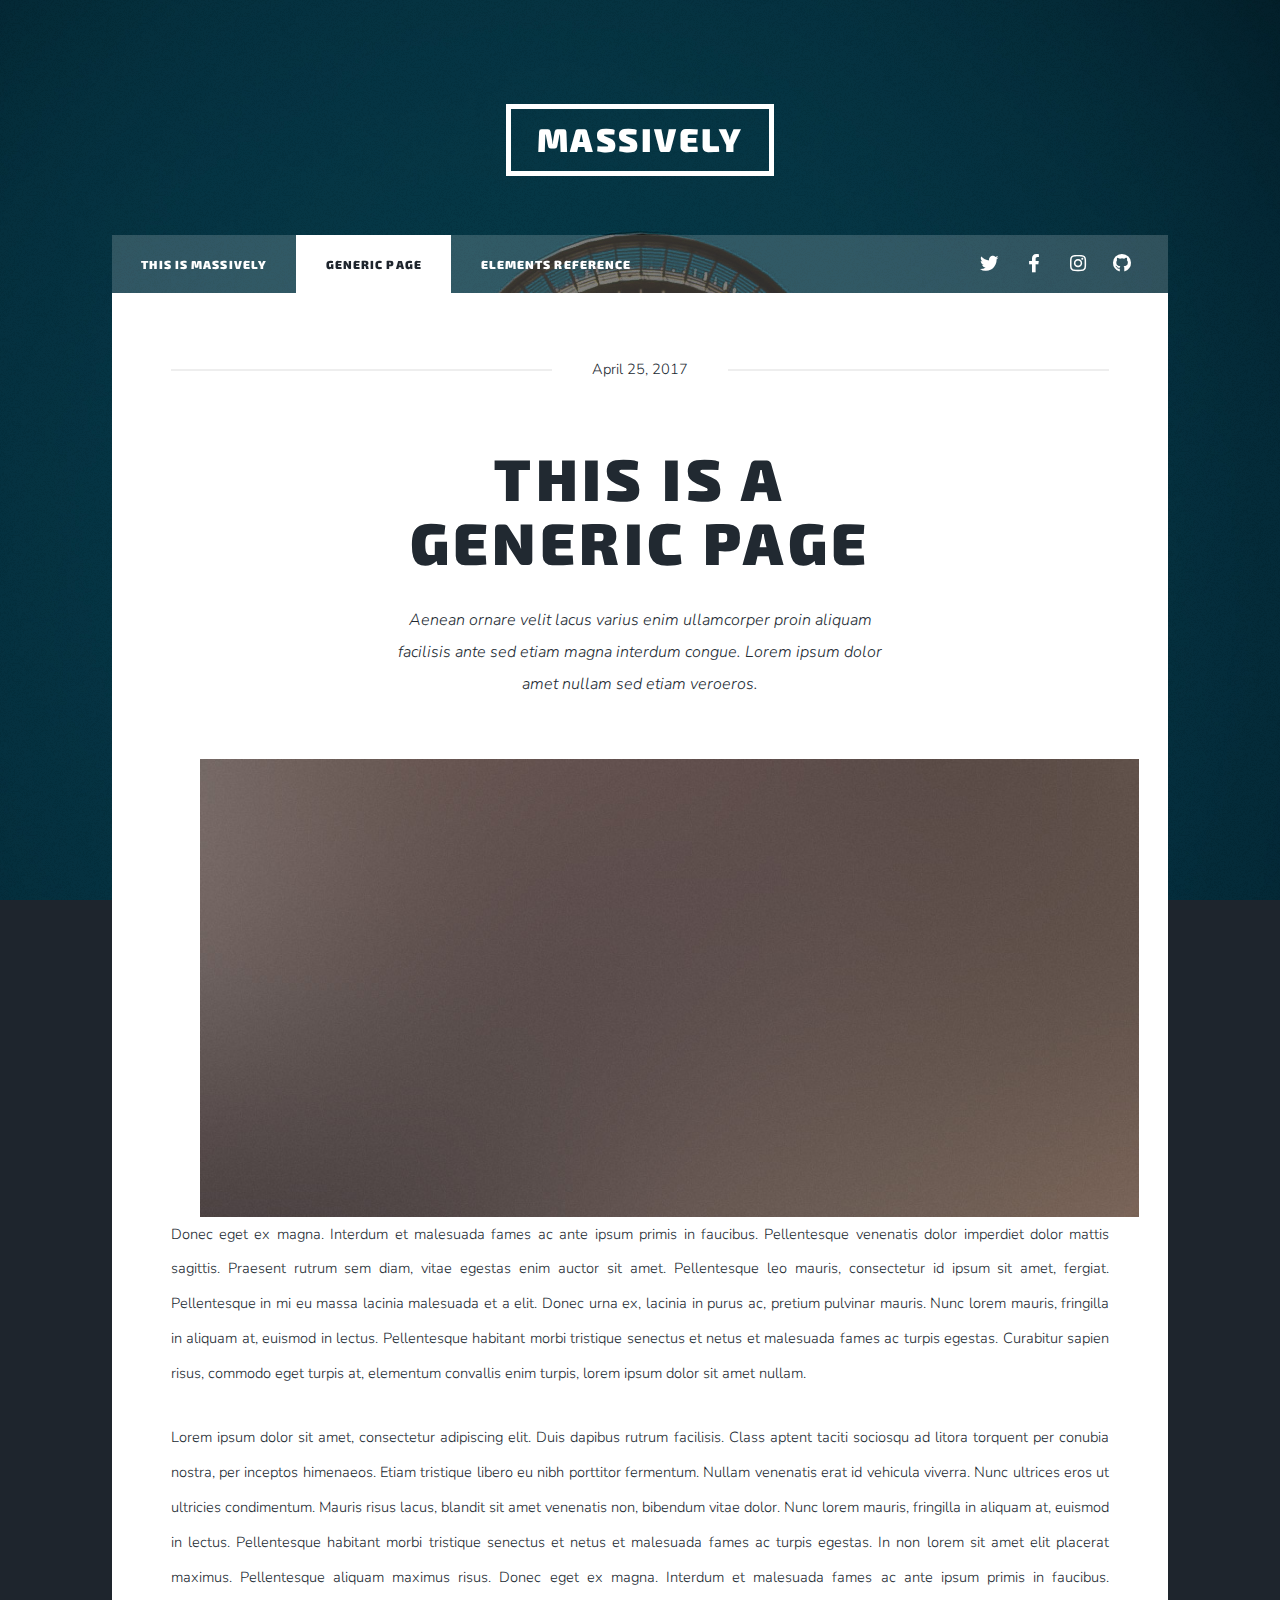
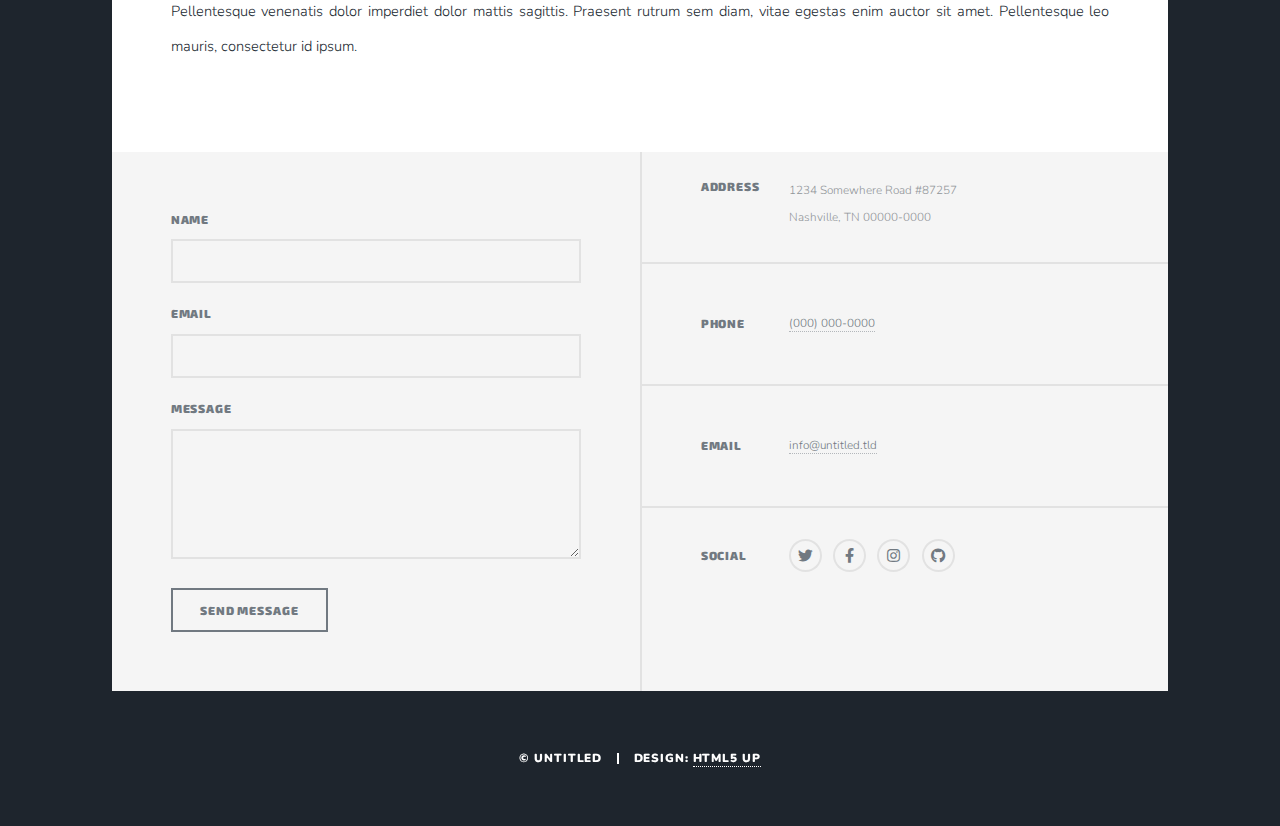
<file: generic.html>
<!DOCTYPE HTML>
<!--
	Massively by HTML5 UP
	html5up.net | @ajlkn
	Free for personal and commercial use under the CCA 3.0 license (html5up.net/license)
-->
<html>
	<head>
		<title>Generic Page - Massively by HTML5 UP</title>
		<meta charset="utf-8" />
		<meta name="viewport" content="width=device-width, initial-scale=1, user-scalable=no" />
		<link rel="stylesheet" href="assets/css/main.css" />
		<noscript><link rel="stylesheet" href="assets/css/noscript.css" /></noscript>
	</head>
	<body class="is-preload">

		<!-- Wrapper -->
			<div id="wrapper">

				<!-- Header -->
					<header id="header">
						<a href="index.html" class="logo">Massively</a>
					</header>

				<!-- Nav -->
					<nav id="nav">
						<ul class="links">
							<li><a href="index.html">This is Massively</a></li>
							<li class="active"><a href="generic.html">Generic Page</a></li>
							<li><a href="elements.html">Elements Reference</a></li>
						</ul>
						<ul class="icons">
							<li><a href="#" class="icon brands fa-twitter"><span class="label">Twitter</span></a></li>
							<li><a href="#" class="icon brands fa-facebook-f"><span class="label">Facebook</span></a></li>
							<li><a href="#" class="icon brands fa-instagram"><span class="label">Instagram</span></a></li>
							<li><a href="#" class="icon brands fa-github"><span class="label">GitHub</span></a></li>
						</ul>
					</nav>

				<!-- Main -->
					<div id="main">

						<!-- Post -->
							<section class="post">
								<header class="major">
									<span class="date">April 25, 2017</span>
									<h1>This is a<br />
									Generic Page</h1>
									<p>Aenean ornare velit lacus varius enim ullamcorper proin aliquam<br />
									facilisis ante sed etiam magna interdum congue. Lorem ipsum dolor<br />
									amet nullam sed etiam veroeros.</p>
								</header>
								<div class="image main"><img src="images/pic01.jpg" alt="" /></div>
								<p>Donec eget ex magna. Interdum et malesuada fames ac ante ipsum primis in faucibus. Pellentesque venenatis dolor imperdiet dolor mattis sagittis. Praesent rutrum sem diam, vitae egestas enim auctor sit amet. Pellentesque leo mauris, consectetur id ipsum sit amet, fergiat. Pellentesque in mi eu massa lacinia malesuada et a elit. Donec urna ex, lacinia in purus ac, pretium pulvinar mauris. Nunc lorem mauris, fringilla in aliquam at, euismod in lectus. Pellentesque habitant morbi tristique senectus et netus et malesuada fames ac turpis egestas. Curabitur sapien risus, commodo eget turpis at, elementum convallis enim turpis, lorem ipsum dolor sit amet nullam.</p>
								<p>Lorem ipsum dolor sit amet, consectetur adipiscing elit. Duis dapibus rutrum facilisis. Class aptent taciti sociosqu ad litora torquent per conubia nostra, per inceptos himenaeos. Etiam tristique libero eu nibh porttitor fermentum. Nullam venenatis erat id vehicula viverra. Nunc ultrices eros ut ultricies condimentum. Mauris risus lacus, blandit sit amet venenatis non, bibendum vitae dolor. Nunc lorem mauris, fringilla in aliquam at, euismod in lectus. Pellentesque habitant morbi tristique senectus et netus et malesuada fames ac turpis egestas. In non lorem sit amet elit placerat maximus. Pellentesque aliquam maximus risus. Donec eget ex magna. Interdum et malesuada fames ac ante ipsum primis in faucibus. Pellentesque venenatis dolor imperdiet dolor mattis sagittis. Praesent rutrum sem diam, vitae egestas enim auctor sit amet. Pellentesque leo mauris, consectetur id ipsum.</p>
							</section>

					</div>

				<!-- Footer -->
					<footer id="footer">
						<section>
							<form method="post" action="#">
								<div class="fields">
									<div class="field">
										<label for="name">Name</label>
										<input type="text" name="name" id="name" />
									</div>
									<div class="field">
										<label for="email">Email</label>
										<input type="text" name="email" id="email" />
									</div>
									<div class="field">
										<label for="message">Message</label>
										<textarea name="message" id="message" rows="3"></textarea>
									</div>
								</div>
								<ul class="actions">
									<li><input type="submit" value="Send Message" /></li>
								</ul>
							</form>
						</section>
						<section class="split contact">
							<section class="alt">
								<h3>Address</h3>
								<p>1234 Somewhere Road #87257<br />
								Nashville, TN 00000-0000</p>
							</section>
							<section>
								<h3>Phone</h3>
								<p><a href="#">(000) 000-0000</a></p>
							</section>
							<section>
								<h3>Email</h3>
								<p><a href="#">info@untitled.tld</a></p>
							</section>
							<section>
								<h3>Social</h3>
								<ul class="icons alt">
									<li><a href="#" class="icon brands alt fa-twitter"><span class="label">Twitter</span></a></li>
									<li><a href="#" class="icon brands alt fa-facebook-f"><span class="label">Facebook</span></a></li>
									<li><a href="#" class="icon brands alt fa-instagram"><span class="label">Instagram</span></a></li>
									<li><a href="#" class="icon brands alt fa-github"><span class="label">GitHub</span></a></li>
								</ul>
							</section>
						</section>
					</footer>

				<!-- Copyright -->
					<div id="copyright">
						<ul><li>&copy; Untitled</li><li>Design: <a href="https://html5up.net">HTML5 UP</a></li></ul>
					</div>

			</div>

		<!-- Scripts -->
			<script src="assets/js/jquery.min.js"></script>
			<script src="assets/js/jquery.scrollex.min.js"></script>
			<script src="assets/js/jquery.scrolly.min.js"></script>
			<script src="assets/js/browser.min.js"></script>
			<script src="assets/js/breakpoints.min.js"></script>
			<script src="assets/js/util.js"></script>
			<script src="assets/js/main.js"></script>

	</body>
</html>
</file>
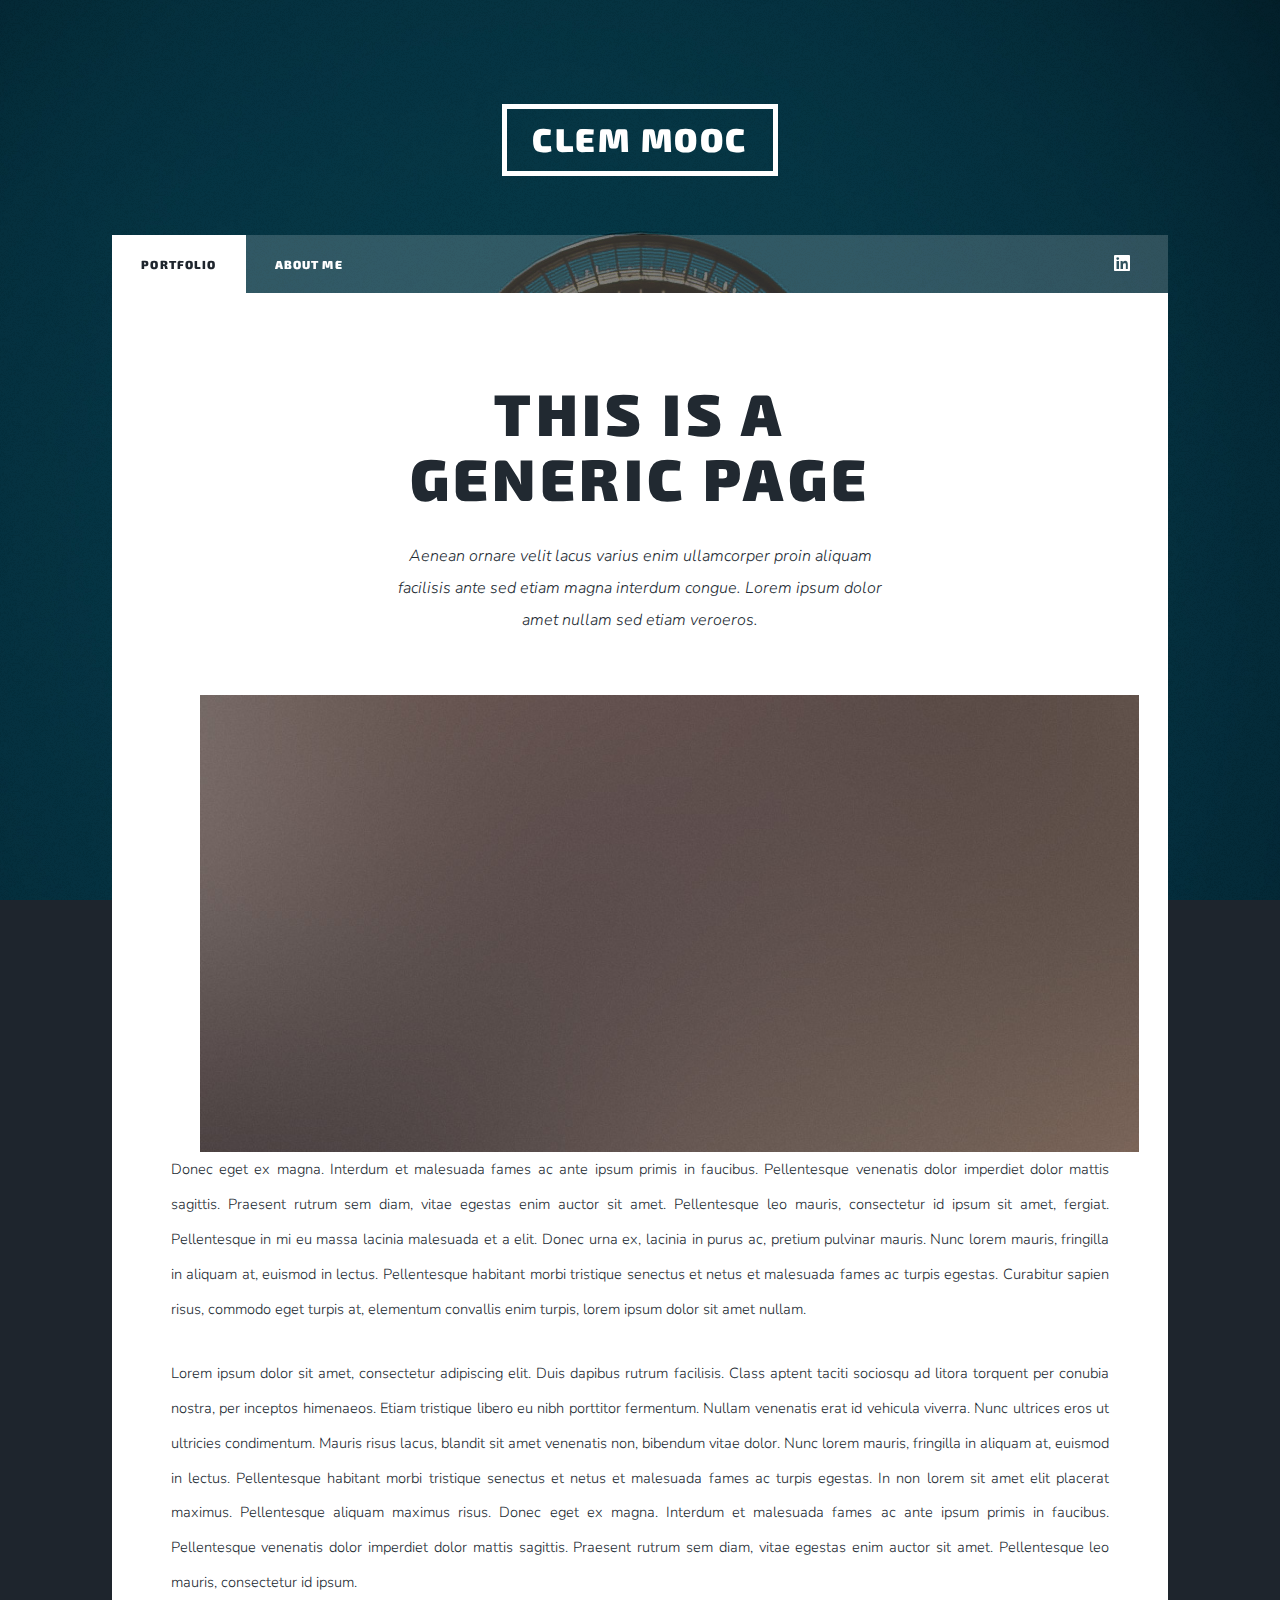
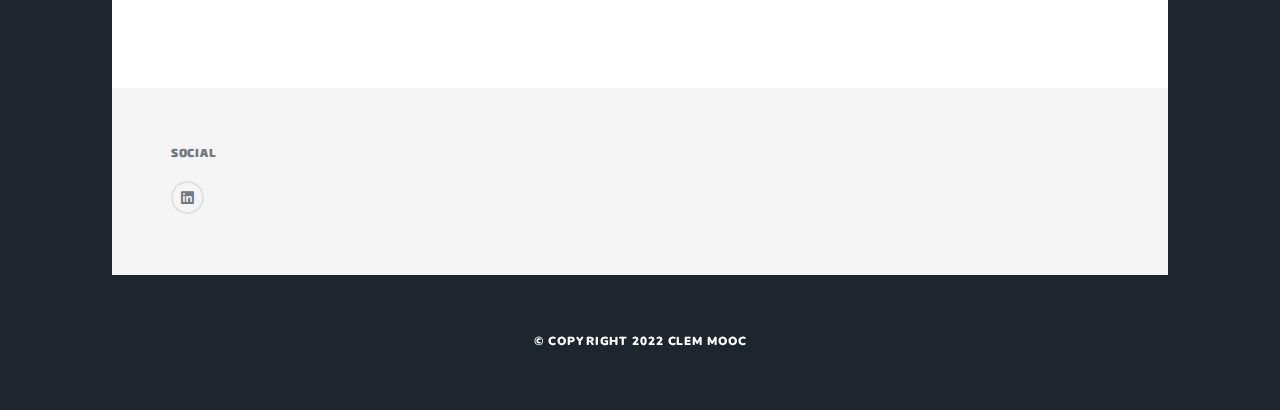
<file: GenericPortfolio.html>
<!DOCTYPE HTML>
<!--
	Massively by HTML5 UP
	html5up.net | @ajlkn
	Free for personal and commercial use under the CCA 3.0 license (html5up.net/license)
-->
<html>
	<head>
		<title>Portfolio Page</title>
		<link rel="icon" type="image/x-icon" href="images/Favicon.png">
		<meta charset="utf-8" />
		<meta name="viewport" content="width=device-width, initial-scale=1, user-scalable=no" />
		<link rel="stylesheet" href="assets/css/main.css" />
		<noscript><link rel="stylesheet" href="assets/css/noscript.css" /></noscript>
	</head>
	<body class="is-preload">

		<!-- Wrapper -->
			<div id="wrapper">

				<!-- Header -->
					<header id="header">
						<a href="index.html" class="logo">Clem Mooc</a>
					</header>

				<!-- Nav -->
					<nav id="nav">
						<ul class="links">
							<li class="active"><a href="generic.html">Portfolio</a></li>
							<li><a href="About Me.html">About Me</a></li>
						</ul>
						<ul class="icons">
							<li><a href="https://www.linkedin.com/in/clementmooc/" class="icon brands fa-linkedin"><span class="label">LinkedIn</span></a></li>
							<!-- <li><a href="#" class="icon brands fa-github"><span class="label">GitHub</span></a></li> -->
						</ul>
					</nav>

				<!-- Main -->
					<div id="main">

						<!-- Post -->
							<section class="post">
								<header class="major">
									<h1>This is a<br/>
									Generic Page</h1>
									<p>Aenean ornare velit lacus varius enim ullamcorper proin aliquam<br />
									facilisis ante sed etiam magna interdum congue. Lorem ipsum dolor<br />
									amet nullam sed etiam veroeros.</p>
								</header>
								<div class="image main"><img src="images/pic01.jpg" alt="" /></div>
								<p>Donec eget ex magna. Interdum et malesuada fames ac ante ipsum primis in faucibus. Pellentesque venenatis dolor imperdiet dolor mattis sagittis. Praesent rutrum sem diam, vitae egestas enim auctor sit amet. Pellentesque leo mauris, consectetur id ipsum sit amet, fergiat. Pellentesque in mi eu massa lacinia malesuada et a elit. Donec urna ex, lacinia in purus ac, pretium pulvinar mauris. Nunc lorem mauris, fringilla in aliquam at, euismod in lectus. Pellentesque habitant morbi tristique senectus et netus et malesuada fames ac turpis egestas. Curabitur sapien risus, commodo eget turpis at, elementum convallis enim turpis, lorem ipsum dolor sit amet nullam.</p>
								<p>Lorem ipsum dolor sit amet, consectetur adipiscing elit. Duis dapibus rutrum facilisis. Class aptent taciti sociosqu ad litora torquent per conubia nostra, per inceptos himenaeos. Etiam tristique libero eu nibh porttitor fermentum. Nullam venenatis erat id vehicula viverra. Nunc ultrices eros ut ultricies condimentum. Mauris risus lacus, blandit sit amet venenatis non, bibendum vitae dolor. Nunc lorem mauris, fringilla in aliquam at, euismod in lectus. Pellentesque habitant morbi tristique senectus et netus et malesuada fames ac turpis egestas. In non lorem sit amet elit placerat maximus. Pellentesque aliquam maximus risus. Donec eget ex magna. Interdum et malesuada fames ac ante ipsum primis in faucibus. Pellentesque venenatis dolor imperdiet dolor mattis sagittis. Praesent rutrum sem diam, vitae egestas enim auctor sit amet. Pellentesque leo mauris, consectetur id ipsum.</p>
							</section>

					</div>

				<!-- Footer -->
					<footer id="footer">
						<section>
							<h3>Social</h3>
							<ul class="icons alt">
								<li><a href="#" class="icon brands alt fa-linkedin"><span class="label">LinkedIn</span></a></li>
								<!-- <li><a href="#" class="icon brands alt fa-github"><span class="label">GitHub</span></a></li> -->
							</ul>
						</section>
					</footer>

					<!-- Copyright -->
						<div id="copyright">
							<ul><li>&copy; Copyright 2022 Clem Mooc</li></ul>
						</div>

				</div>

		<!-- Scripts -->
			<script src="assets/js/jquery.min.js"></script>
			<script src="assets/js/jquery.scrollex.min.js"></script>
			<script src="assets/js/jquery.scrolly.min.js"></script>
			<script src="assets/js/browser.min.js"></script>
			<script src="assets/js/breakpoints.min.js"></script>
			<script src="assets/js/util.js"></script>
			<script src="assets/js/main.js"></script>

	</body>
</html>
</file>
<file: assets/css/main.css>
@import url(fontawesome-all.min.css);
@import url("https://fonts.googleapis.com/css?family=Merriweather:300,700,300italic,700italic|Source+Sans+Pro:900");

/* Exo 2 & Nunito */
@import url('https://fonts.googleapis.com/css2?family=Exo+2:wght@700&family=Nunito&display=swap');


image.centerimage {
  display: block;
  margin-left: auto;
  margin-right: auto;
	justify-content: center;
  width: 50%;
}

/* add color to carousel arrows */
.slick-prev:before, .slick-next:before {
  color: #000 !important;
}

/* mobile responsive YouTube */
.iframe-container{
	position: relative;
	width: 100%;
	padding-bottom: 56.25%;
	height: 0;

}
.iframe-container iframe{
	position: absolute;
	top: 0;
	left: 0;
	width: 100%;
	height: 100%;
}

html, body, div, span, applet, object,
iframe, h1, h2, h3, h4, h5, h6, p, blockquote,
pre, a, abbr, acronym, address, big, cite,
code, del, dfn, em, img, ins, kbd, q, s, samp,
small, strike, strong, sub, sup, tt, var, b,
u, i, center, dl, dt, dd, ol, ul, li, fieldset,
form, label, legend, table, caption, tbody,
tfoot, thead, tr, th, td, article, aside,
canvas, details, embed, figure, figcaption,
footer, header, hgroup, menu, nav, output, ruby,
section, summary, time, mark, audio, video {
	margin: 0;
	padding: 0;
	border: 0;
	font-size: 100%;
	font: inherit;
	vertical-align: baseline;}

article, aside, details, figcaption, figure,
footer, header, hgroup, menu, nav, section {
	display: block;}

body {
	line-height: 1;
}

ol, ul {
	list-style: none;
}

blockquote, q {
	quotes: none;
}

	blockquote:before, blockquote:after, q:before, q:after {
		content: '';
		content: none;
	}

table {
	border-collapse: collapse;
	border-spacing: 0;
}

body {
	-webkit-text-size-adjust: none;
}

mark {
	background-color: transparent;
	color: inherit;
}

input::-moz-focus-inner {
	border: 0;
	padding: 0;
}

input, select, textarea {
	-moz-appearance: none;
	-webkit-appearance: none;
	-ms-appearance: none;
	appearance: none;
}

/* Basic */

	@-ms-viewport {
		width: device-width;
	}

	body {
		-ms-overflow-style: scrollbar;
	}

	@media screen and (max-width: 480px) {

		html, body {
			min-width: 320px;
		}

	}

	html {
		box-sizing: border-box;
	}

	*, *:before, *:after {
		box-sizing: inherit;
	}

	body {
		background-color: #1e252d;
	}

		body.is-preload *, body.is-preload *:before, body.is-preload *:after {
			-moz-animation: none !important;
			-webkit-animation: none !important;
			-ms-animation: none !important;
			animation: none !important;
			-moz-transition: none !important;
			-webkit-transition: none !important;
			-ms-transition: none !important;
			transition: none !important;
		}

/* Type */

	html {
		font-size: 12pt;
	}

		@media screen and (max-width: 1680px) {

			html {
				font-size: 12pt;
			}

		}

		@media screen and (max-width: 1280px) {

			html {
				font-size: 11pt;
			}

		}

		@media screen and (max-width: 360px) {

			html {
				font-size: 10pt;
			}

		}

	body {
		color: #212931;
	}

	body, input, select, textarea {
		font-family: "Nunito", Georgia, serif;
		font-weight: 300;
		font-size: 1rem;
		line-height: 2.375;
	}

	a {
		-moz-transition: color 0.2s ease-in-out, background-color 0.2s ease-in-out, border-color 0.2s ease-in-out, box-shadow 0.2s ease-in-out;
		-webkit-transition: color 0.2s ease-in-out, background-color 0.2s ease-in-out, border-color 0.2s ease-in-out, box-shadow 0.2s ease-in-out;
		-ms-transition: color 0.2s ease-in-out, background-color 0.2s ease-in-out, border-color 0.2s ease-in-out, box-shadow 0.2s ease-in-out;
		transition: color 0.2s ease-in-out, background-color 0.2s ease-in-out, border-color 0.2s ease-in-out, box-shadow 0.2s ease-in-out;
		border-bottom: dotted 1px;
		text-decoration: none;
	}

		a:hover {
			border-bottom-color: transparent;
		}

	strong, b {
		font-weight: 600;
	}

	em, i {
		font-style: italic;
	}

	p {
		text-align: justify;
		margin: 0 0 2rem 0;
	}

	h1, h2, h3, h4, h5, h6 {
		font-family: "Exo 2", Helvetica, sans-serif;
		font-weight: 900;
		line-height: 1;
		letter-spacing: 0.075em;
		text-transform: uppercase;
		margin: 0 0 1rem 0;
	}

		h1 a, h2 a, h3 a, h4 a, h5 a, h6 a {
			border-bottom: 0;
			color: inherit;
			text-decoration: none;
		}

	h1 {
		font-size: 4rem;
		line-height: 1.1;
		margin: 0 0 2rem 0;
	}

	h2 {
		font-size: 1.75rem;
		line-height: 1.3;
		margin: 0 0 1.5rem 0;
	}

	h3 {
		font-size: 1.25rem;
		margin: 0 0 1.5rem 0;
	}

	h4 {
		font-size: 1rem;
	}

	h5 {
		font-size: 0.9rem;
	}

	h6 {
		font-size: 0.8rem;
	}

	sub {
		font-size: 0.8rem;
		position: relative;
		top: 0.5rem;
	}

	sup {
		font-size: 0.8rem;
		position: relative;
		top: -0.5rem;
	}

	blockquote {
		border-left: solid 4px;
		font-style: italic;
		margin: 0 0 2rem 0;
		padding: 0.5rem 0 0.5rem 2rem;
	}

	code {
		border: solid 2px;
		font-family: "Courier New", monospace;
		font-size: 0.9rem;
		margin: 0 0.25rem;
		padding: 0.25rem 0.65rem;
	}

	pre {
		-webkit-overflow-scrolling: touch;
		font-family: "Courier New", monospace;
		font-size: 0.9rem;
		margin: 0 0 2rem 0;
	}

		pre code {
			display: block;
			line-height: 1.75;
			padding: 1rem 1.5rem;
			overflow-x: auto;
		}

	hr {
		border: 0;
		border-bottom: solid 2px;
		margin: 3rem 0;
	}

		hr.major {
			margin: 5rem 0;
		}

	.align-left {
		text-align: left;
	}

	.align-center {
		text-align: center;
	}

	.align-right {
		text-align: right;
	}

	input, select, textarea {
		color: #212931;
	}

	a {
		color: #212931;
		border-bottom-color: rgba(33, 41, 49, 0.5);
	}

		a:hover {
			border-bottom-color: transparent;
			color: #18bfef !important;
		}

	strong, b {
		color: #212931;
	}

	h1, h2, h3, h4, h5, h6 {
		color: #212931;
	}

	blockquote {
		border-left-color: #eeeeee;
	}

	code {
		background: rgba(220, 220, 220, 0.25);
		border-color: #eeeeee;
	}

	hr {
		border-bottom-color: #eeeeee;
	}

/* Row */

	.row {
		display: flex;
		flex-wrap: wrap;
		box-sizing: border-box;
		align-items: stretch;
	}

		.row > * {
			box-sizing: border-box;
		}

		.row.gtr-uniform > * > :last-child {
			margin-bottom: 0;
		}

		.row.aln-left {
			justify-content: flex-start;
		}

		.row.aln-center {
			justify-content: center;
		}

		.row.aln-right {
			justify-content: flex-end;
		}

		.row.aln-top {
			align-items: flex-start;
		}

		.row.aln-middle {
			align-items: center;
		}

		.row.aln-bottom {
			align-items: flex-end;
		}

		.row > .imp {
			order: -1;
		}

		.row > .col-1 {
			width: 8.33333%;
		}

		.row > .off-1 {
			margin-left: 8.33333%;
		}

		.row > .col-2 {
			width: 16.66667%;
		}

		.row > .off-2 {
			margin-left: 16.66667%;
		}

		.row > .col-3 {
			width: 25%;
		}

		.row > .off-3 {
			margin-left: 25%;
		}

		.row > .col-4 {
			width: 33.33333%;
		}

		.row > .off-4 {
			margin-left: 33.33333%;
		}

		.row > .col-5 {
			width: 41.66667%;
		}

		.row > .off-5 {
			margin-left: 41.66667%;
		}

		.row > .col-6 {
			width: 50%;
		}

		.row > .off-6 {
			margin-left: 50%;
		}

		.row > .col-7 {
			width: 58.33333%;
		}

		.row > .off-7 {
			margin-left: 58.33333%;
		}

		.row > .col-8 {
			width: 66.66667%;
		}

		.row > .off-8 {
			margin-left: 66.66667%;
		}

		.row > .col-9 {
			width: 75%;
		}

		.row > .off-9 {
			margin-left: 75%;
		}

		.row > .col-10 {
			width: 83.33333%;
		}

		.row > .off-10 {
			margin-left: 83.33333%;
		}

		.row > .col-11 {
			width: 91.66667%;
		}

		.row > .off-11 {
			margin-left: 91.66667%;
		}

		.row > .col-12 {
			width: 100%;
		}

		.row > .off-12 {
			margin-left: 100%;
		}

		.row.gtr-0 {
			margin-top: 0;
			margin-left: 0rem;
		}

			.row.gtr-0 > * {
				padding: 0 0 0 0rem;
			}

			.row.gtr-0.gtr-uniform {
				margin-top: 0rem;
			}

				.row.gtr-0.gtr-uniform > * {
					padding-top: 0rem;
				}

		.row.gtr-25 {
			margin-top: 0;
			margin-left: -0.375rem;
		}

			.row.gtr-25 > * {
				padding: 0 0 0 0.375rem;
			}

			.row.gtr-25.gtr-uniform {
				margin-top: -0.375rem;
			}

				.row.gtr-25.gtr-uniform > * {
					padding-top: 0.375rem;
				}

		.row.gtr-50 {
			margin-top: 0;
			margin-left: -0.75rem;
		}

			.row.gtr-50 > * {
				padding: 0 0 0 0.75rem;
			}

			.row.gtr-50.gtr-uniform {
				margin-top: -0.75rem;
			}

				.row.gtr-50.gtr-uniform > * {
					padding-top: 0.75rem;
				}

		.row {
			margin-top: 0;
			margin-left: -1.5rem;
		}

			.row > * {
				padding: 0 0 0 1.5rem;
			}

			.row.gtr-uniform {
				margin-top: -1.5rem;
			}

				.row.gtr-uniform > * {
					padding-top: 1.5rem;
				}

		.row.gtr-150 {
			margin-top: 0;
			margin-left: -2.25rem;
		}

			.row.gtr-150 > * {
				padding: 0 0 0 2.25rem;
			}

			.row.gtr-150.gtr-uniform {
				margin-top: -2.25rem;
			}

				.row.gtr-150.gtr-uniform > * {
					padding-top: 2.25rem;
				}

		.row.gtr-200 {
			margin-top: 0;
			margin-left: -3rem;
		}

			.row.gtr-200 > * {
				padding: 0 0 0 3rem;
			}

			.row.gtr-200.gtr-uniform {
				margin-top: -3rem;
			}

				.row.gtr-200.gtr-uniform > * {
					padding-top: 3rem;
				}

		@media screen and (max-width: 1680px) {

			.row {
				display: flex;
				flex-wrap: wrap;
				box-sizing: border-box;
				align-items: stretch;
			}

				.row > * {
					box-sizing: border-box;
				}

				.row.gtr-uniform > * > :last-child {
					margin-bottom: 0;
				}

				.row.aln-left {
					justify-content: flex-start;
				}

				.row.aln-center {
					justify-content: center;
				}

				.row.aln-right {
					justify-content: flex-end;
				}

				.row.aln-top {
					align-items: flex-start;
				}

				.row.aln-middle {
					align-items: center;
				}

				.row.aln-bottom {
					align-items: flex-end;
				}

				.row > .imp-xlarge {
					order: -1;
				}

				.row > .col-1-xlarge {
					width: 8.33333%;
				}

				.row > .off-1-xlarge {
					margin-left: 8.33333%;
				}

				.row > .col-2-xlarge {
					width: 16.66667%;
				}

				.row > .off-2-xlarge {
					margin-left: 16.66667%;
				}

				.row > .col-3-xlarge {
					width: 25%;
				}

				.row > .off-3-xlarge {
					margin-left: 25%;
				}

				.row > .col-4-xlarge {
					width: 33.33333%;
				}

				.row > .off-4-xlarge {
					margin-left: 33.33333%;
				}

				.row > .col-5-xlarge {
					width: 41.66667%;
				}

				.row > .off-5-xlarge {
					margin-left: 41.66667%;
				}

				.row > .col-6-xlarge {
					width: 50%;
				}

				.row > .off-6-xlarge {
					margin-left: 50%;
				}

				.row > .col-7-xlarge {
					width: 58.33333%;
				}

				.row > .off-7-xlarge {
					margin-left: 58.33333%;
				}

				.row > .col-8-xlarge {
					width: 66.66667%;
				}

				.row > .off-8-xlarge {
					margin-left: 66.66667%;
				}

				.row > .col-9-xlarge {
					width: 75%;
				}

				.row > .off-9-xlarge {
					margin-left: 75%;
				}

				.row > .col-10-xlarge {
					width: 83.33333%;
				}

				.row > .off-10-xlarge {
					margin-left: 83.33333%;
				}

				.row > .col-11-xlarge {
					width: 91.66667%;
				}

				.row > .off-11-xlarge {
					margin-left: 91.66667%;
				}

				.row > .col-12-xlarge {
					width: 100%;
				}

				.row > .off-12-xlarge {
					margin-left: 100%;
				}

				.row.gtr-0 {
					margin-top: 0;
					margin-left: 0rem;
				}

					.row.gtr-0 > * {
						padding: 0 0 0 0rem;
					}

					.row.gtr-0.gtr-uniform {
						margin-top: 0rem;
					}

						.row.gtr-0.gtr-uniform > * {
							padding-top: 0rem;
						}

				.row.gtr-25 {
					margin-top: 0;
					margin-left: -0.375rem;
				}

					.row.gtr-25 > * {
						padding: 0 0 0 0.375rem;
					}

					.row.gtr-25.gtr-uniform {
						margin-top: -0.375rem;
					}

						.row.gtr-25.gtr-uniform > * {
							padding-top: 0.375rem;
						}

				.row.gtr-50 {
					margin-top: 0;
					margin-left: -0.75rem;
				}

					.row.gtr-50 > * {
						padding: 0 0 0 0.75rem;
					}

					.row.gtr-50.gtr-uniform {
						margin-top: -0.75rem;
					}

						.row.gtr-50.gtr-uniform > * {
							padding-top: 0.75rem;
						}

				.row {
					margin-top: 0;
					margin-left: -1.5rem;
				}

					.row > * {
						padding: 0 0 0 1.5rem;
					}

					.row.gtr-uniform {
						margin-top: -1.5rem;
					}

						.row.gtr-uniform > * {
							padding-top: 1.5rem;
						}

				.row.gtr-150 {
					margin-top: 0;
					margin-left: -2.25rem;
				}

					.row.gtr-150 > * {
						padding: 0 0 0 2.25rem;
					}

					.row.gtr-150.gtr-uniform {
						margin-top: -2.25rem;
					}

						.row.gtr-150.gtr-uniform > * {
							padding-top: 2.25rem;
						}

				.row.gtr-200 {
					margin-top: 0;
					margin-left: -3rem;
				}

					.row.gtr-200 > * {
						padding: 0 0 0 3rem;
					}

					.row.gtr-200.gtr-uniform {
						margin-top: -3rem;
					}

						.row.gtr-200.gtr-uniform > * {
							padding-top: 3rem;
						}

		}

		@media screen and (max-width: 1280px) {

			.row {
				display: flex;
				flex-wrap: wrap;
				box-sizing: border-box;
				align-items: stretch;
			}

				.row > * {
					box-sizing: border-box;
				}

				.row.gtr-uniform > * > :last-child {
					margin-bottom: 0;
				}

				.row.aln-left {
					justify-content: flex-start;
				}

				.row.aln-center {
					justify-content: center;
				}

				.row.aln-right {
					justify-content: flex-end;
				}

				.row.aln-top {
					align-items: flex-start;
				}

				.row.aln-middle {
					align-items: center;
				}

				.row.aln-bottom {
					align-items: flex-end;
				}

				.row > .imp-large {
					order: -1;
				}

				.row > .col-1-large {
					width: 8.33333%;
				}

				.row > .off-1-large {
					margin-left: 8.33333%;
				}

				.row > .col-2-large {
					width: 16.66667%;
				}

				.row > .off-2-large {
					margin-left: 16.66667%;
				}

				.row > .col-3-large {
					width: 25%;
				}

				.row > .off-3-large {
					margin-left: 25%;
				}

				.row > .col-4-large {
					width: 33.33333%;
				}

				.row > .off-4-large {
					margin-left: 33.33333%;
				}

				.row > .col-5-large {
					width: 41.66667%;
				}

				.row > .off-5-large {
					margin-left: 41.66667%;
				}

				.row > .col-6-large {
					width: 50%;
				}

				.row > .off-6-large {
					margin-left: 50%;
				}

				.row > .col-7-large {
					width: 58.33333%;
				}

				.row > .off-7-large {
					margin-left: 58.33333%;
				}

				.row > .col-8-large {
					width: 66.66667%;
				}

				.row > .off-8-large {
					margin-left: 66.66667%;
				}

				.row > .col-9-large {
					width: 75%;
				}

				.row > .off-9-large {
					margin-left: 75%;
				}

				.row > .col-10-large {
					width: 83.33333%;
				}

				.row > .off-10-large {
					margin-left: 83.33333%;
				}

				.row > .col-11-large {
					width: 91.66667%;
				}

				.row > .off-11-large {
					margin-left: 91.66667%;
				}

				.row > .col-12-large {
					width: 100%;
				}

				.row > .off-12-large {
					margin-left: 100%;
				}

				.row.gtr-0 {
					margin-top: 0;
					margin-left: 0rem;
				}

					.row.gtr-0 > * {
						padding: 0 0 0 0rem;
					}

					.row.gtr-0.gtr-uniform {
						margin-top: 0rem;
					}

						.row.gtr-0.gtr-uniform > * {
							padding-top: 0rem;
						}

				.row.gtr-25 {
					margin-top: 0;
					margin-left: -0.375rem;
				}

					.row.gtr-25 > * {
						padding: 0 0 0 0.375rem;
					}

					.row.gtr-25.gtr-uniform {
						margin-top: -0.375rem;
					}

						.row.gtr-25.gtr-uniform > * {
							padding-top: 0.375rem;
						}

				.row.gtr-50 {
					margin-top: 0;
					margin-left: -0.75rem;
				}

					.row.gtr-50 > * {
						padding: 0 0 0 0.75rem;
					}

					.row.gtr-50.gtr-uniform {
						margin-top: -0.75rem;
					}

						.row.gtr-50.gtr-uniform > * {
							padding-top: 0.75rem;
						}

				.row {
					margin-top: 0;
					margin-left: -1.5rem;
				}

					.row > * {
						padding: 0 0 0 1.5rem;
					}

					.row.gtr-uniform {
						margin-top: -1.5rem;
					}

						.row.gtr-uniform > * {
							padding-top: 1.5rem;
						}

				.row.gtr-150 {
					margin-top: 0;
					margin-left: -2.25rem;
				}

					.row.gtr-150 > * {
						padding: 0 0 0 2.25rem;
					}

					.row.gtr-150.gtr-uniform {
						margin-top: -2.25rem;
					}

						.row.gtr-150.gtr-uniform > * {
							padding-top: 2.25rem;
						}

				.row.gtr-200 {
					margin-top: 0;
					margin-left: -3rem;
				}

					.row.gtr-200 > * {
						padding: 0 0 0 3rem;
					}

					.row.gtr-200.gtr-uniform {
						margin-top: -3rem;
					}

						.row.gtr-200.gtr-uniform > * {
							padding-top: 3rem;
						}

		}

		@media screen and (max-width: 980px) {

			.row {
				display: flex;
				flex-wrap: wrap;
				box-sizing: border-box;
				align-items: stretch;
			}

				.row > * {
					box-sizing: border-box;
				}

				.row.gtr-uniform > * > :last-child {
					margin-bottom: 0;
				}

				.row.aln-left {
					justify-content: flex-start;
				}

				.row.aln-center {
					justify-content: center;
				}

				.row.aln-right {
					justify-content: flex-end;
				}

				.row.aln-top {
					align-items: flex-start;
				}

				.row.aln-middle {
					align-items: center;
				}

				.row.aln-bottom {
					align-items: flex-end;
				}

				.row > .imp-medium {
					order: -1;
				}

				.row > .col-1-medium {
					width: 8.33333%;
				}

				.row > .off-1-medium {
					margin-left: 8.33333%;
				}

				.row > .col-2-medium {
					width: 16.66667%;
				}

				.row > .off-2-medium {
					margin-left: 16.66667%;
				}

				.row > .col-3-medium {
					width: 25%;
				}

				.row > .off-3-medium {
					margin-left: 25%;
				}

				.row > .col-4-medium {
					width: 33.33333%;
				}

				.row > .off-4-medium {
					margin-left: 33.33333%;
				}

				.row > .col-5-medium {
					width: 41.66667%;
				}

				.row > .off-5-medium {
					margin-left: 41.66667%;
				}

				.row > .col-6-medium {
					width: 50%;
				}

				.row > .off-6-medium {
					margin-left: 50%;
				}

				.row > .col-7-medium {
					width: 58.33333%;
				}

				.row > .off-7-medium {
					margin-left: 58.33333%;
				}

				.row > .col-8-medium {
					width: 66.66667%;
				}

				.row > .off-8-medium {
					margin-left: 66.66667%;
				}

				.row > .col-9-medium {
					width: 75%;
				}

				.row > .off-9-medium {
					margin-left: 75%;
				}

				.row > .col-10-medium {
					width: 83.33333%;
				}

				.row > .off-10-medium {
					margin-left: 83.33333%;
				}

				.row > .col-11-medium {
					width: 91.66667%;
				}

				.row > .off-11-medium {
					margin-left: 91.66667%;
				}

				.row > .col-12-medium {
					width: 100%;
				}

				.row > .off-12-medium {
					margin-left: 100%;
				}

				.row.gtr-0 {
					margin-top: 0;
					margin-left: 0rem;
				}

					.row.gtr-0 > * {
						padding: 0 0 0 0rem;
					}

					.row.gtr-0.gtr-uniform {
						margin-top: 0rem;
					}

						.row.gtr-0.gtr-uniform > * {
							padding-top: 0rem;
						}

				.row.gtr-25 {
					margin-top: 0;
					margin-left: -0.375rem;
				}

					.row.gtr-25 > * {
						padding: 0 0 0 0.375rem;
					}

					.row.gtr-25.gtr-uniform {
						margin-top: -0.375rem;
					}

						.row.gtr-25.gtr-uniform > * {
							padding-top: 0.375rem;
						}

				.row.gtr-50 {
					margin-top: 0;
					margin-left: -0.75rem;
				}

					.row.gtr-50 > * {
						padding: 0 0 0 0.75rem;
					}

					.row.gtr-50.gtr-uniform {
						margin-top: -0.75rem;
					}

						.row.gtr-50.gtr-uniform > * {
							padding-top: 0.75rem;
						}

				.row {
					margin-top: 0;
					margin-left: -1.5rem;
				}

					.row > * {
						padding: 0 0 0 1.5rem;
					}

					.row.gtr-uniform {
						margin-top: -1.5rem;
					}

						.row.gtr-uniform > * {
							padding-top: 1.5rem;
						}

				.row.gtr-150 {
					margin-top: 0;
					margin-left: -2.25rem;
				}

					.row.gtr-150 > * {
						padding: 0 0 0 2.25rem;
					}

					.row.gtr-150.gtr-uniform {
						margin-top: -2.25rem;
					}

						.row.gtr-150.gtr-uniform > * {
							padding-top: 2.25rem;
						}

				.row.gtr-200 {
					margin-top: 0;
					margin-left: -3rem;
				}

					.row.gtr-200 > * {
						padding: 0 0 0 3rem;
					}

					.row.gtr-200.gtr-uniform {
						margin-top: -3rem;
					}

						.row.gtr-200.gtr-uniform > * {
							padding-top: 3rem;
						}

		}

		@media screen and (max-width: 736px) {

			.row {
				display: flex;
				flex-wrap: wrap;
				box-sizing: border-box;
				align-items: stretch;
			}

				.row > * {
					box-sizing: border-box;
				}

				.row.gtr-uniform > * > :last-child {
					margin-bottom: 0;
				}

				.row.aln-left {
					justify-content: flex-start;
				}

				.row.aln-center {
					justify-content: center;
				}

				.row.aln-right {
					justify-content: flex-end;
				}

				.row.aln-top {
					align-items: flex-start;
				}

				.row.aln-middle {
					align-items: center;
				}

				.row.aln-bottom {
					align-items: flex-end;
				}

				.row > .imp-small {
					order: -1;
				}

				.row > .col-1-small {
					width: 8.33333%;
				}

				.row > .off-1-small {
					margin-left: 8.33333%;
				}

				.row > .col-2-small {
					width: 16.66667%;
				}

				.row > .off-2-small {
					margin-left: 16.66667%;
				}

				.row > .col-3-small {
					width: 25%;
				}

				.row > .off-3-small {
					margin-left: 25%;
				}

				.row > .col-4-small {
					width: 33.33333%;
				}

				.row > .off-4-small {
					margin-left: 33.33333%;
				}

				.row > .col-5-small {
					width: 41.66667%;
				}

				.row > .off-5-small {
					margin-left: 41.66667%;
				}

				.row > .col-6-small {
					width: 50%;
				}

				.row > .off-6-small {
					margin-left: 50%;
				}

				.row > .col-7-small {
					width: 58.33333%;
				}

				.row > .off-7-small {
					margin-left: 58.33333%;
				}

				.row > .col-8-small {
					width: 66.66667%;
				}

				.row > .off-8-small {
					margin-left: 66.66667%;
				}

				.row > .col-9-small {
					width: 75%;
				}

				.row > .off-9-small {
					margin-left: 75%;
				}

				.row > .col-10-small {
					width: 83.33333%;
				}

				.row > .off-10-small {
					margin-left: 83.33333%;
				}

				.row > .col-11-small {
					width: 91.66667%;
				}

				.row > .off-11-small {
					margin-left: 91.66667%;
				}

				.row > .col-12-small {
					width: 100%;
				}

				.row > .off-12-small {
					margin-left: 100%;
				}

				.row.gtr-0 {
					margin-top: 0;
					margin-left: 0rem;
				}

					.row.gtr-0 > * {
						padding: 0 0 0 0rem;
					}

					.row.gtr-0.gtr-uniform {
						margin-top: 0rem;
					}

						.row.gtr-0.gtr-uniform > * {
							padding-top: 0rem;
						}

				.row.gtr-25 {
					margin-top: 0;
					margin-left: -0.375rem;
				}

					.row.gtr-25 > * {
						padding: 0 0 0 0.375rem;
					}

					.row.gtr-25.gtr-uniform {
						margin-top: -0.375rem;
					}

						.row.gtr-25.gtr-uniform > * {
							padding-top: 0.375rem;
						}

				.row.gtr-50 {
					margin-top: 0;
					margin-left: -0.75rem;
				}

					.row.gtr-50 > * {
						padding: 0 0 0 0.75rem;
					}

					.row.gtr-50.gtr-uniform {
						margin-top: -0.75rem;
					}

						.row.gtr-50.gtr-uniform > * {
							padding-top: 0.75rem;
						}

				.row {
					margin-top: 0;
					margin-left: -1.5rem;
				}

					.row > * {
						padding: 0 0 0 1.5rem;
					}

					.row.gtr-uniform {
						margin-top: -1.5rem;
					}

						.row.gtr-uniform > * {
							padding-top: 1.5rem;
						}

				.row.gtr-150 {
					margin-top: 0;
					margin-left: -2.25rem;
				}

					.row.gtr-150 > * {
						padding: 0 0 0 2.25rem;
					}

					.row.gtr-150.gtr-uniform {
						margin-top: -2.25rem;
					}

						.row.gtr-150.gtr-uniform > * {
							padding-top: 2.25rem;
						}

				.row.gtr-200 {
					margin-top: 0;
					margin-left: -3rem;
				}

					.row.gtr-200 > * {
						padding: 0 0 0 3rem;
					}

					.row.gtr-200.gtr-uniform {
						margin-top: -3rem;
					}

						.row.gtr-200.gtr-uniform > * {
							padding-top: 3rem;
						}

		}

		@media screen and (max-width: 480px) {

			.row {
				display: flex;
				flex-wrap: wrap;
				box-sizing: border-box;
				align-items: stretch;
			}

				.row > * {
					box-sizing: border-box;
				}

				.row.gtr-uniform > * > :last-child {
					margin-bottom: 0;
				}

				.row.aln-left {
					justify-content: flex-start;
				}

				.row.aln-center {
					justify-content: center;
				}

				.row.aln-right {
					justify-content: flex-end;
				}

				.row.aln-top {
					align-items: flex-start;
				}

				.row.aln-middle {
					align-items: center;
				}

				.row.aln-bottom {
					align-items: flex-end;
				}

				.row > .imp-xsmall {
					order: -1;
				}

				.row > .col-1-xsmall {
					width: 8.33333%;
				}

				.row > .off-1-xsmall {
					margin-left: 8.33333%;
				}

				.row > .col-2-xsmall {
					width: 16.66667%;
				}

				.row > .off-2-xsmall {
					margin-left: 16.66667%;
				}

				.row > .col-3-xsmall {
					width: 25%;
				}

				.row > .off-3-xsmall {
					margin-left: 25%;
				}

				.row > .col-4-xsmall {
					width: 33.33333%;
				}

				.row > .off-4-xsmall {
					margin-left: 33.33333%;
				}

				.row > .col-5-xsmall {
					width: 41.66667%;
				}

				.row > .off-5-xsmall {
					margin-left: 41.66667%;
				}

				.row > .col-6-xsmall {
					width: 50%;
				}

				.row > .off-6-xsmall {
					margin-left: 50%;
				}

				.row > .col-7-xsmall {
					width: 58.33333%;
				}

				.row > .off-7-xsmall {
					margin-left: 58.33333%;
				}

				.row > .col-8-xsmall {
					width: 66.66667%;
				}

				.row > .off-8-xsmall {
					margin-left: 66.66667%;
				}

				.row > .col-9-xsmall {
					width: 75%;
				}

				.row > .off-9-xsmall {
					margin-left: 75%;
				}

				.row > .col-10-xsmall {
					width: 83.33333%;
				}

				.row > .off-10-xsmall {
					margin-left: 83.33333%;
				}

				.row > .col-11-xsmall {
					width: 91.66667%;
				}

				.row > .off-11-xsmall {
					margin-left: 91.66667%;
				}

				.row > .col-12-xsmall {
					width: 100%;
				}

				.row > .off-12-xsmall {
					margin-left: 100%;
				}

				.row.gtr-0 {
					margin-top: 0;
					margin-left: 0rem;
				}

					.row.gtr-0 > * {
						padding: 0 0 0 0rem;
					}

					.row.gtr-0.gtr-uniform {
						margin-top: 0rem;
					}

						.row.gtr-0.gtr-uniform > * {
							padding-top: 0rem;
						}

				.row.gtr-25 {
					margin-top: 0;
					margin-left: -0.375rem;
				}

					.row.gtr-25 > * {
						padding: 0 0 0 0.375rem;
					}

					.row.gtr-25.gtr-uniform {
						margin-top: -0.375rem;
					}

						.row.gtr-25.gtr-uniform > * {
							padding-top: 0.375rem;
						}

				.row.gtr-50 {
					margin-top: 0;
					margin-left: -0.75rem;
				}

					.row.gtr-50 > * {
						padding: 0 0 0 0.75rem;
					}

					.row.gtr-50.gtr-uniform {
						margin-top: -0.75rem;
					}

						.row.gtr-50.gtr-uniform > * {
							padding-top: 0.75rem;
						}

				.row {
					margin-top: 0;
					margin-left: -1.5rem;
				}

					.row > * {
						padding: 0 0 0 1.5rem;
					}

					.row.gtr-uniform {
						margin-top: -1.5rem;
					}

						.row.gtr-uniform > * {
							padding-top: 1.5rem;
						}

				.row.gtr-150 {
					margin-top: 0;
					margin-left: -2.25rem;
				}

					.row.gtr-150 > * {
						padding: 0 0 0 2.25rem;
					}

					.row.gtr-150.gtr-uniform {
						margin-top: -2.25rem;
					}

						.row.gtr-150.gtr-uniform > * {
							padding-top: 2.25rem;
						}

				.row.gtr-200 {
					margin-top: 0;
					margin-left: -3rem;
				}

					.row.gtr-200 > * {
						padding: 0 0 0 3rem;
					}

					.row.gtr-200.gtr-uniform {
						margin-top: -3rem;
					}

						.row.gtr-200.gtr-uniform > * {
							padding-top: 3rem;
						}

		}

		@media screen and (max-width: 360px) {

			.row {
				display: flex;
				flex-wrap: wrap;
				box-sizing: border-box;
				align-items: stretch;
			}

				.row > * {
					box-sizing: border-box;
				}

				.row.gtr-uniform > * > :last-child {
					margin-bottom: 0;
				}

				.row.aln-left {
					justify-content: flex-start;
				}

				.row.aln-center {
					justify-content: center;
				}

				.row.aln-right {
					justify-content: flex-end;
				}

				.row.aln-top {
					align-items: flex-start;
				}

				.row.aln-middle {
					align-items: center;
				}

				.row.aln-bottom {
					align-items: flex-end;
				}

				.row > .imp-xxsmall {
					order: -1;
				}

				.row > .col-1-xxsmall {
					width: 8.33333%;
				}

				.row > .off-1-xxsmall {
					margin-left: 8.33333%;
				}

				.row > .col-2-xxsmall {
					width: 16.66667%;
				}

				.row > .off-2-xxsmall {
					margin-left: 16.66667%;
				}

				.row > .col-3-xxsmall {
					width: 25%;
				}

				.row > .off-3-xxsmall {
					margin-left: 25%;
				}

				.row > .col-4-xxsmall {
					width: 33.33333%;
				}

				.row > .off-4-xxsmall {
					margin-left: 33.33333%;
				}

				.row > .col-5-xxsmall {
					width: 41.66667%;
				}

				.row > .off-5-xxsmall {
					margin-left: 41.66667%;
				}

				.row > .col-6-xxsmall {
					width: 50%;
				}

				.row > .off-6-xxsmall {
					margin-left: 50%;
				}

				.row > .col-7-xxsmall {
					width: 58.33333%;
				}

				.row > .off-7-xxsmall {
					margin-left: 58.33333%;
				}

				.row > .col-8-xxsmall {
					width: 66.66667%;
				}

				.row > .off-8-xxsmall {
					margin-left: 66.66667%;
				}

				.row > .col-9-xxsmall {
					width: 75%;
				}

				.row > .off-9-xxsmall {
					margin-left: 75%;
				}

				.row > .col-10-xxsmall {
					width: 83.33333%;
				}

				.row > .off-10-xxsmall {
					margin-left: 83.33333%;
				}

				.row > .col-11-xxsmall {
					width: 91.66667%;
				}

				.row > .off-11-xxsmall {
					margin-left: 91.66667%;
				}

				.row > .col-12-xxsmall {
					width: 100%;
				}

				.row > .off-12-xxsmall {
					margin-left: 100%;
				}

				.row.gtr-0 {
					margin-top: 0;
					margin-left: 0rem;
				}

					.row.gtr-0 > * {
						padding: 0 0 0 0rem;
					}

					.row.gtr-0.gtr-uniform {
						margin-top: 0rem;
					}

						.row.gtr-0.gtr-uniform > * {
							padding-top: 0rem;
						}

				.row.gtr-25 {
					margin-top: 0;
					margin-left: -0.375rem;
				}

					.row.gtr-25 > * {
						padding: 0 0 0 0.375rem;
					}

					.row.gtr-25.gtr-uniform {
						margin-top: -0.375rem;
					}

						.row.gtr-25.gtr-uniform > * {
							padding-top: 0.375rem;
						}

				.row.gtr-50 {
					margin-top: 0;
					margin-left: -0.75rem;
				}

					.row.gtr-50 > * {
						padding: 0 0 0 0.75rem;
					}

					.row.gtr-50.gtr-uniform {
						margin-top: -0.75rem;
					}

						.row.gtr-50.gtr-uniform > * {
							padding-top: 0.75rem;
						}

				.row {
					margin-top: 0;
					margin-left: -1.5rem;
				}

					.row > * {
						padding: 0 0 0 1.5rem;
					}

					.row.gtr-uniform {
						margin-top: -1.5rem;
					}

						.row.gtr-uniform > * {
							padding-top: 1.5rem;
						}

				.row.gtr-150 {
					margin-top: 0;
					margin-left: -2.25rem;
				}

					.row.gtr-150 > * {
						padding: 0 0 0 2.25rem;
					}

					.row.gtr-150.gtr-uniform {
						margin-top: -2.25rem;
					}

						.row.gtr-150.gtr-uniform > * {
							padding-top: 2.25rem;
						}

				.row.gtr-200 {
					margin-top: 0;
					margin-left: -3rem;
				}

					.row.gtr-200 > * {
						padding: 0 0 0 3rem;
					}

					.row.gtr-200.gtr-uniform {
						margin-top: -3rem;
					}

						.row.gtr-200.gtr-uniform > * {
							padding-top: 3rem;
						}

		}

/* Box */

	.box {
		border: solid 2px;
		margin-bottom: 2rem;
		padding: 1.5rem;
	}

		.box > :last-child,
		.box > :last-child > :last-child,
		.box > :last-child > :last-child > :last-child {
			margin-bottom: 0;
		}

		.box.alt {
			border: 0;
			border-radius: 0;
			padding: 0;
		}

	.box {
		border-color: #eeeeee;
	}

/* Button */

	input[type="submit"],
	input[type="reset"],
	input[type="button"],
	button,
	.button {
		-moz-appearance: none;
		-webkit-appearance: none;
		-ms-appearance: none;
		appearance: none;
		-moz-transition: background-color 0.2s ease-in-out, box-shadow 0.2s ease-in-out, color 0.2s ease-in-out;
		-webkit-transition: background-color 0.2s ease-in-out, box-shadow 0.2s ease-in-out, color 0.2s ease-in-out;
		-ms-transition: background-color 0.2s ease-in-out, box-shadow 0.2s ease-in-out, color 0.2s ease-in-out;
		transition: background-color 0.2s ease-in-out, box-shadow 0.2s ease-in-out, color 0.2s ease-in-out;
		border: 0;
		border-radius: 0;
		cursor: pointer;
		display: inline-block;
		font-family: "Exo 2", Helvetica, sans-serif;
		font-size: 0.8rem;
		font-weight: 900;
		letter-spacing: 0.075em;
		height: 3rem;
		line-height: 3rem;
		padding: 0 2rem;
		text-align: center;
		text-decoration: none;
		text-transform: uppercase;
		white-space: nowrap;
	}

		input[type="submit"].icon:before,
		input[type="reset"].icon:before,
		input[type="button"].icon:before,
		button.icon:before,
		.button.icon:before {
			margin-right: 0.5rem;
		}

		input[type="submit"].icon.solo,
		input[type="reset"].icon.solo,
		input[type="button"].icon.solo,
		button.icon.solo,
		.button.icon.solo {
			position: relative;
			width: 4rem;
			height: 4rem;
			line-height: 4rem;
			border-radius: 4rem;
			text-indent: 4rem;
			overflow: hidden;
			padding: 0;
			white-space: nowrap;
		}

			input[type="submit"].icon.solo:before,
			input[type="reset"].icon.solo:before,
			input[type="button"].icon.solo:before,
			button.icon.solo:before,
			.button.icon.solo:before {
				position: absolute;
				display: block;
				top: 0;
				left: 0;
				width: inherit;
				height: inherit;
				line-height: inherit;
				font-size: 1.25rem;
				margin-right: 0;
				text-align: center;
				text-indent: 0;
			}

		input[type="submit"].fit,
		input[type="reset"].fit,
		input[type="button"].fit,
		button.fit,
		.button.fit {
			width: 100%;
		}

		input[type="submit"].small,
		input[type="reset"].small,
		input[type="button"].small,
		button.small,
		.button.small {
			font-size: 0.7rem;
			height: 2.5rem;
			line-height: 2.5rem;
			padding: 0 1.5rem;
		}

		input[type="submit"].large,
		input[type="reset"].large,
		input[type="button"].large,
		button.large,
		.button.large {
			font-size: 0.9rem;
			height: 3.5rem;
			line-height: 3.5rem;
			padding: 0 2.75rem;
		}

		@media screen and (max-width: 980px) {

			input[type="submit"],
			input[type="reset"],
			input[type="button"],
			button,
			.button {
				font-size: 0.9rem;
				height: 3.25rem;
				line-height: 3.25rem;
			}

				input[type="submit"].large,
				input[type="reset"].large,
				input[type="button"].large,
				button.large,
				.button.large {
					font-size: 1rem;
					height: 3.75rem;
					line-height: 3.75rem;
				}

		}

		input[type="submit"].disabled, input[type="submit"]:disabled,
		input[type="reset"].disabled,
		input[type="reset"]:disabled,
		input[type="button"].disabled,
		input[type="button"]:disabled,
		button.disabled,
		button:disabled,
		.button.disabled,
		.button:disabled {
			pointer-events: none;
			opacity: 0.25;
		}

	input[type="submit"],
	input[type="reset"],
	input[type="button"],
	button,
	.button {
		background-color: transparent;
		box-shadow: inset 0 0 0 2px #212931;
		color: #212931 !important;
	}

		input[type="submit"]:hover,
		input[type="reset"]:hover,
		input[type="button"]:hover,
		button:hover,
		.button:hover {
			box-shadow: inset 0 0 0 2px #18bfef;
			color: #18bfef !important;
		}

		input[type="submit"].primary,
		input[type="reset"].primary,
		input[type="button"].primary,
		button.primary,
		.button.primary {
			background-color: #212931;
			box-shadow: none;
			color: #ffffff !important;
		}

			input[type="submit"].primary:hover,
			input[type="reset"].primary:hover,
			input[type="button"].primary:hover,
			button.primary:hover,
			.button.primary:hover {
				background-color: #18bfef;
			}

/* Form */

	form {
		margin: 0 0 2rem 0;
	}

		form > :last-child {
			margin-bottom: 0;
		}

		form > .fields {
			display: -moz-flex;
			display: -webkit-flex;
			display: -ms-flex;
			display: flex;
			-moz-flex-wrap: wrap;
			-webkit-flex-wrap: wrap;
			-ms-flex-wrap: wrap;
			flex-wrap: wrap;
			width: calc(100% + 3rem);
			margin: -1.5rem 0 2rem -1.5rem;
		}

			form > .fields > .field {
				-moz-flex-grow: 0;
				-webkit-flex-grow: 0;
				-ms-flex-grow: 0;
				flex-grow: 0;
				-moz-flex-shrink: 0;
				-webkit-flex-shrink: 0;
				-ms-flex-shrink: 0;
				flex-shrink: 0;
				padding: 1.5rem 0 0 1.5rem;
				width: calc(100% - 1.5rem);
			}

				form > .fields > .field.half {
					width: calc(50% - 0.75rem);
				}

				form > .fields > .field.third {
					width: calc(100%/3 - 0.5rem);
				}

				form > .fields > .field.quarter {
					width: calc(25% - 0.375rem);
				}

		@media screen and (max-width: 480px) {

			form > .fields {
				width: calc(100% + 3rem);
				margin: -1.5rem 0 2rem -1.5rem;
			}

				form > .fields > .field {
					padding: 1.5rem 0 0 1.5rem;
					width: calc(100% - 1.5rem);
				}

					form > .fields > .field.half {
						width: calc(100% - 1.5rem);
					}

					form > .fields > .field.third {
						width: calc(100% - 1.5rem);
					}

					form > .fields > .field.quarter {
						width: calc(100% - 1.5rem);
					}

		}

	label {
		display: block;
		font-family: "Exo 2", Helvetica, sans-serif;
		font-weight: 900;
		line-height: 1.5;
		letter-spacing: 0.075em;
		font-size: 0.8rem;
		text-transform: uppercase;
		margin: 0 0 0.75rem 0;
	}

		@media screen and (max-width: 980px) {

			label {
				font-size: 0.9rem;
			}

		}

	input[type="text"],
	input[type="password"],
	input[type="email"],
	select,
	textarea {
		-moz-appearance: none;
		-webkit-appearance: none;
		-ms-appearance: none;
		appearance: none;
		background: transparent;
		border-radius: 0;
		border: solid 2px;
		color: inherit;
		display: block;
		outline: 0;
		padding: 0 1rem;
		text-decoration: none;
		width: 100%;
	}

		input[type="text"]:invalid,
		input[type="password"]:invalid,
		input[type="email"]:invalid,
		select:invalid,
		textarea:invalid {
			box-shadow: none;
		}

	select {
		background-size: 1.25rem;
		background-repeat: no-repeat;
		background-position: calc(100% - 1rem) center;
		height: 3rem;
		padding-right: 3rem;
		text-overflow: ellipsis;
	}

		select:focus::-ms-value {
			background-color: transparent;
		}

		select::-ms-expand {
			display: none;
		}

	input[type="text"],
	input[type="password"],
	input[type="email"],
	select {
		height: 3rem;
	}

	textarea {
		padding: 0.75rem 1rem;
	}

	input[type="checkbox"],
	input[type="radio"] {
		-moz-appearance: none;
		-webkit-appearance: none;
		-ms-appearance: none;
		appearance: none;
		display: block;
		float: left;
		margin-right: -2rem;
		opacity: 0;
		width: 1rem;
		z-index: -1;
	}

		input[type="checkbox"] + label,
		input[type="radio"] + label {
			text-decoration: none;
			cursor: pointer;
			display: inline-block;
			font-size: 1rem;
			letter-spacing: 0;
			font-family: "Merriweather", Georgia, serif;
			text-transform: none;
			font-weight: 300;
			padding-left: 2.8rem;
			padding-right: 1rem;
			position: relative;
		}

			input[type="checkbox"] + label:before,
			input[type="radio"] + label:before {
				-moz-osx-font-smoothing: grayscale;
				-webkit-font-smoothing: antialiased;
				display: inline-block;
				font-style: normal;
				font-variant: normal;
				text-rendering: auto;
				line-height: 1;
				text-transform: none !important;
				font-family: 'Font Awesome 5 Free';
				font-weight: 900;
			}

			input[type="checkbox"] + label:before,
			input[type="radio"] + label:before {
				border-radius: 0;
				border: solid 2px;
				content: '';
				display: inline-block;
				font-size: 0.8rem;
				height: 1.8rem;
				left: 0;
				line-height: 1.65rem;
				position: absolute;
				text-align: center;
				top: -0.125rem;
				width: 1.8rem;
			}

		input[type="checkbox"]:checked + label:before,
		input[type="radio"]:checked + label:before {
			content: '\f00c';
		}

	input[type="checkbox"] + label:before {
		border-radius: 0;
	}

	input[type="radio"] + label:before {
		border-radius: 100%;
	}

	::-webkit-input-placeholder {
		opacity: 1.0;
	}

	:-moz-placeholder {
		opacity: 1.0;
	}

	::-moz-placeholder {
		opacity: 1.0;
	}

	:-ms-input-placeholder {
		opacity: 1.0;
	}

	label {
		color: #212931;
	}

	input[type="text"],
	input[type="password"],
	input[type="email"],
	select,
	textarea {
		border-color: #eeeeee;
	}

		input[type="text"]:focus,
		input[type="password"]:focus,
		input[type="email"]:focus,
		select:focus,
		textarea:focus {
			border-color: #18bfef;
		}

	select {
		background-image: url("data:image/svg+xml;charset=utf8,%3Csvg xmlns='http://www.w3.org/2000/svg' width='40' height='40' preserveAspectRatio='none' viewBox='0 0 40 40'%3E%3Cpath d='M9.4,12.3l10.4,10.4l10.4-10.4c0.2-0.2,0.5-0.4,0.9-0.4c0.3,0,0.6,0.1,0.9,0.4l3.3,3.3c0.2,0.2,0.4,0.5,0.4,0.9 c0,0.4-0.1,0.6-0.4,0.9L20.7,31.9c-0.2,0.2-0.5,0.4-0.9,0.4c-0.3,0-0.6-0.1-0.9-0.4L4.3,17.3c-0.2-0.2-0.4-0.5-0.4-0.9 c0-0.4,0.1-0.6,0.4-0.9l3.3-3.3c0.2-0.2,0.5-0.4,0.9-0.4S9.1,12.1,9.4,12.3z' fill='%23eeeeee' /%3E%3C/svg%3E");
	}

		select option {
			background-color: #ffffff;
			color: #212931;
		}

	.select-wrapper:before {
		color: #eeeeee;
	}

	input[type="checkbox"] + label,
	input[type="radio"] + label {
		color: #212931;
	}

		input[type="checkbox"] + label:before,
		input[type="radio"] + label:before {
			border-color: #eeeeee;
		}

	input[type="checkbox"]:checked + label:before,
	input[type="radio"]:checked + label:before {
		background-color: #212931;
		border-color: #212931;
		color: #ffffff;
	}

	input[type="checkbox"]:focus + label:before,
	input[type="radio"]:focus + label:before {
		border-color: #18bfef;
	}

	::-webkit-input-placeholder {
		color: #909498 !important;
	}

	:-moz-placeholder {
		color: #909498 !important;
	}

	::-moz-placeholder {
		color: #909498 !important;
	}

	:-ms-input-placeholder {
		color: #909498 !important;
	}

	.formerize-placeholder {
		color: #909498 !important;
	}

/* Icon */

	.icon {
		text-decoration: none;
		border-bottom: none;
		position: relative;
	}

		.icon:before {
			-moz-osx-font-smoothing: grayscale;
			-webkit-font-smoothing: antialiased;
			display: inline-block;
			font-style: normal;
			font-variant: normal;
			text-rendering: auto;
			line-height: 1;
			text-transform: none !important;
			font-family: 'Font Awesome 5 Free';
			font-weight: 400;
		}

		.icon > .label {
			display: none;
		}

		.icon:before {
			line-height: inherit;
		}

		.icon.solid:before {
			font-weight: 900;
		}

		.icon.brands:before {
			font-family: 'Font Awesome 5 Brands';
		}

/* Image */

	.image {
		border: 0;
		display: inline-block;
		position: relative;
	}

		.image img {
			display: block;
			max-width: 100%;
			height: auto;
			width: auto\9; /* ie8 */
			margin: 0 2rem 0 2rem;
		}


		.image.mycarousel{
			height: 50% !important;
		}

		.image.left, .image.right {
			max-width: 40%;
		}

			.image.left img, .image.right img {
				width: 100%;
			}

		.image.left {
			float: left;
			margin: 0 2rem 2rem 0;
			top: 0.75rem;
		}

		.image.right {
			float: right;
			margin: 0 0 2rem 2rem;
			top: 0.75rem;
		}

		.image.fit {
			display: block;
			margin: 2.5rem 0;
			width: 100%;
		}

			.image.fit:first-child {
				margin-top: 0;
			}

			.image.fit img {
				width: 100%;
			}

		.image.main {
			display: block;
			margin: 2rem 0 0 0;
			width: 100%;
		}

			.image.main:first-child {
				margin-top: 0;
			}

			.image.main img {
				width: 100%;
			}

		@media screen and (max-width: 736px) {

			.image.fit {
				margin: 2rem 0;
			}

			.image.main {
				margin: 2rem 0;
			}

		}

	a.image {
		overflow: hidden;
	}

		a.image img {
			-moz-transition: -moz-transform 0.2s ease-out;
			-webkit-transition: -webkit-transform 0.2s ease-out;
			-ms-transition: -ms-transform 0.2s ease-out;
			transition: transform 0.2s ease-out;
		}

		a.image:hover img {
			-moz-transform: scale(1.05);
			-webkit-transform: scale(1.05);
			-ms-transform: scale(1.05);
			transform: scale(1.05);
		}

/* Actions */

	ul.actions {
		display: -moz-flex;
		display: -webkit-flex;
		display: -ms-flex;
		display: flex;
		cursor: default;
		list-style: none;
		margin-left: -1rem;
		padding-left: 0;
	}

		ul.actions li {
			padding: 0 0 0 1rem;
			vertical-align: middle;
		}

		ul.actions.special {
			-moz-justify-content: center;
			-webkit-justify-content: center;
			-ms-justify-content: center;
			justify-content: center;
			width: 100%;
			margin-left: 0;
		}

			ul.actions.special li:first-child {
				padding-left: 0;
			}

		ul.actions.stacked {
			-moz-flex-direction: column;
			-webkit-flex-direction: column;
			-ms-flex-direction: column;
			flex-direction: column;
			margin-left: 0;
		}

			ul.actions.stacked li {
				padding: 1.3rem 0 0 0;
			}

				ul.actions.stacked li:first-child {
					padding-top: 0;
				}

		ul.actions.fit {
			width: calc(100% + 1rem);
		}

			ul.actions.fit li {
				-moz-flex-grow: 1;
				-webkit-flex-grow: 1;
				-ms-flex-grow: 1;
				flex-grow: 1;
				-moz-flex-shrink: 1;
				-webkit-flex-shrink: 1;
				-ms-flex-shrink: 1;
				flex-shrink: 1;
				width: 100%;
			}

				ul.actions.fit li > * {
					width: 100%;
				}

			ul.actions.fit.stacked {
				width: 100%;
			}

		@media screen and (max-width: 480px) {

			ul.actions:not(.fixed) {
				-moz-flex-direction: column;
				-webkit-flex-direction: column;
				-ms-flex-direction: column;
				flex-direction: column;
				margin-left: 0;
				width: 100% !important;
			}

				ul.actions:not(.fixed) li {
					-moz-flex-grow: 1;
					-webkit-flex-grow: 1;
					-ms-flex-grow: 1;
					flex-grow: 1;
					-moz-flex-shrink: 1;
					-webkit-flex-shrink: 1;
					-ms-flex-shrink: 1;
					flex-shrink: 1;
					padding: 1rem 0 0 0;
					text-align: center;
					width: 100%;
				}

					ul.actions:not(.fixed) li > * {
						width: 100%;
					}

					ul.actions:not(.fixed) li:first-child {
						padding-top: 0;
					}

					ul.actions:not(.fixed) li input[type="submit"],
					ul.actions:not(.fixed) li input[type="reset"],
					ul.actions:not(.fixed) li input[type="button"],
					ul.actions:not(.fixed) li button,
					ul.actions:not(.fixed) li .button {
						width: 100%;
					}

						ul.actions:not(.fixed) li input[type="submit"].icon:before,
						ul.actions:not(.fixed) li input[type="reset"].icon:before,
						ul.actions:not(.fixed) li input[type="button"].icon:before,
						ul.actions:not(.fixed) li button.icon:before,
						ul.actions:not(.fixed) li .button.icon:before {
							margin-left: -0.5rem;
						}

		}

/* Icons */

	ul.icons {
		cursor: default;
		list-style: none;
		padding-left: 0;
	}

		ul.icons li {
			display: inline-block;
			padding: 0 0.5rem 0 0;
			vertical-align: middle;
		}

			ul.icons li:last-child {
				padding-right: 0;
			}

			ul.icons li .icon:before {
				width: 2.25rem;
				height: 2.25rem;
				line-height: 2.25rem;
				display: inline-block;
				text-align: center;
				border-radius: 100%;
				font-size: 1.25rem;
			}

		ul.icons.alt li .icon:before {
			-moz-transition: color 0.2s ease-in-out, background-color 0.2s ease-in-out, border-color 0.2s ease-in-out, box-shadow 0.2s ease-in-out;
			-webkit-transition: color 0.2s ease-in-out, background-color 0.2s ease-in-out, border-color 0.2s ease-in-out, box-shadow 0.2s ease-in-out;
			-ms-transition: color 0.2s ease-in-out, background-color 0.2s ease-in-out, border-color 0.2s ease-in-out, box-shadow 0.2s ease-in-out;
			transition: color 0.2s ease-in-out, background-color 0.2s ease-in-out, border-color 0.2s ease-in-out, box-shadow 0.2s ease-in-out;
			font-size: 1rem;
		}

/* List */

	ol {
		list-style: decimal;
		margin: 0 0 2rem 0;
		padding-left: 1.25rem;
	}

		ol li {
			padding-left: 0.25rem;
		}

	ul {
		list-style: disc;
		margin: 0 0 2rem 0;
		padding-left: 1rem;
	}

		ul li {
			padding-left: 0.5rem;
		}

		ul.divided {
			list-style: none;
			padding-left: 0;
		}

			ul.divided li {
				border-top: solid 1px;
				padding: 0.5rem 0;
			}

				ul.divided li:first-child {
					border-top: 0;
					padding-top: 0;
				}

	dl {
		margin: 0 0 2rem 0;
	}

		dl dt {
			display: block;
			font-weight: 600;
			margin: 0 0 1rem 0;
		}

		dl dd {
			margin-left: 2rem;
		}

	ul.divided li {
		border-top-color: #eeeeee;
	}

	ul.icons li a.icon:hover:before {
		color: #18bfef;
	}

	ul.icons.alt li .icon:before {
		box-shadow: inset 0 0 0 2px #eeeeee;
	}

	ul.icons.alt li a.icon:hover:before {
		box-shadow: inset 0 0 0 2px #18bfef;
	}

/* Section/Article */

	section.special, article.special {
		text-align: center;
	}

	header {
		cursor: default;
	}

		/* add hover highlight */
		header a:hover {
		/* background-color: #ddd; */
		color: black;
		}

		header > .date {
			display: block;
			font-size: 0.8rem;
			height: 1;
			margin: 0 0 1rem 0;
			position: relative;
		}

		header > p {
			font-style: italic;
		}

		header > h1 + p {
			font-size: 1.1rem;
			margin-top: -0.5rem;
			line-height: 2;
		}

		header > h2 + p {
			font-size: 1rem;
			margin-top: -0.75rem;
		}

		header > h3 + p {
			font-size: 0.9rem;
			margin-top: -0.75rem;
		}

		header > h4 + p {
			font-size: 0.8rem;
			margin-top: -0.75rem;
		}

		header.major {
			margin: 0 0 4rem 0;
			text-align: center;
		}

			header.major > :last-child {
				margin-bottom: 0;
			}

			header.major > p {
				margin-top: 0;
				text-align: center;
			}

			header.major > .date {
				font-size: 1rem;
				margin: 0 0 4rem 0;
			}

				header.major > .date:before, header.major > .date:after {
					content: '';
					display: block;
					position: absolute;
					top: 50%;
					width: calc(50% - 6rem);
					border-top: solid 2px;
				}

				header.major > .date:before {
					left: 0;
				}

				header.major > .date:after {
					right: 0;
				}

		@media screen and (max-width: 980px) {

			header br {
				display: none;
			}

		}

		@media screen and (max-width: 736px) {

			header.major {
				margin: 0 0 2rem 0;
			}

		}

	header.major .date:before, header.major .date:after {
		border-top-color: #eeeeee;
	}

/* Table */

	.table-wrapper {
		-webkit-overflow-scrolling: touch;
		overflow-x: auto;
	}

	table {
		margin: 0 0 2rem 0;
		width: 100%;
	}

		table tbody tr {
			border: solid 1px;
			border-left: 0;
			border-right: 0;
		}

		table td {
			padding: 0.75rem 0.75rem;
		}

		table th {
			font-family: "Source Sans Pro", Helvetica, sans-serif;
			font-size: 0.8rem;
			font-weight: 900;
			letter-spacing: 0.075em;
			line-height: 1.5;
			padding: 0 0.75rem 0.75rem 0.75rem;
			text-align: left;
			text-transform: uppercase;
		}

			@media screen and (max-width: 980px) {

				table th {
					font-size: 0.9rem;
				}

			}

		table thead {
			border-bottom: solid 2px;
		}

		table tfoot {
			border-top: solid 2px;
		}

		table.alt {
			border-collapse: separate;
		}

			table.alt tbody tr td {
				border: solid 1px;
				border-left-width: 0;
				border-top-width: 0;
			}

				table.alt tbody tr td:first-child {
					border-left-width: 1px;
				}

			table.alt tbody tr:first-child td {
				border-top-width: 1px;
			}

			table.alt thead {
				border-bottom: 0;
			}

			table.alt tfoot {
				border-top: 0;
			}

	table tbody tr {
		border-color: #eeeeee;
	}

		table tbody tr:nth-child(2n + 1) {
			background-color: rgba(220, 220, 220, 0.25);
		}

	table th {
		color: #212931;
	}

	table thead {
		border-bottom-color: #eeeeee;
	}

	table tfoot {
		border-top-color: #eeeeee;
	}

	table.alt tbody tr td {
		border-color: #eeeeee;
	}

/* Pagination */

	.pagination {
		display: -moz-inline-flex;
		display: -webkit-inline-flex;
		display: -ms-inline-flex;
		display: inline-flex;
		-moz-user-select: none;
		-webkit-user-select: none;
		-ms-user-select: none;
		user-select: none;
		cursor: default;
		list-style: none;
		margin: 0 0 2rem 2px;
		padding: 0;
	}

		.pagination a, .pagination span {
			-moz-transition: background-color 0.2s ease-in-out, border-color 0.2s ease-in-out, box-shadow 0.2s ease-in-out, color 0.2s ease-in-out;
			-webkit-transition: background-color 0.2s ease-in-out, border-color 0.2s ease-in-out, box-shadow 0.2s ease-in-out, color 0.2s ease-in-out;
			-ms-transition: background-color 0.2s ease-in-out, border-color 0.2s ease-in-out, box-shadow 0.2s ease-in-out, color 0.2s ease-in-out;
			transition: background-color 0.2s ease-in-out, border-color 0.2s ease-in-out, box-shadow 0.2s ease-in-out, color 0.2s ease-in-out;
			border: solid 2px;
			display: inline-block;
			font-family: "Exo 2", Helvetica, sans-serif;
			font-size: 0.8rem;
			font-weight: 900;
			height: 3rem;
			letter-spacing: 0.075em;
			line-height: calc(3rem - 4px);
			margin-left: -2px;
			min-width: 3rem;
			position: relative;
			text-align: center;
			text-decoration: none;
			text-transform: uppercase;
		}

		.pagination .next, .pagination .previous {
			text-decoration: none;
			padding: 0 1.75rem;
		}

			.pagination .next:before, .pagination .previous:before {
				-moz-osx-font-smoothing: grayscale;
				-webkit-font-smoothing: antialiased;
				display: inline-block;
				font-style: normal;
				font-variant: normal;
				text-rendering: auto;
				line-height: 1;
				text-transform: none !important;
				font-family: 'Font Awesome 5 Free';
				font-weight: 900;
			}

			.pagination .next:before, .pagination .previous:before {
				display: inline-block;
				color: inherit !important;
				line-height: inherit;
			}

		.pagination .previous:before {
			content: '\f104';
			margin-right: 0.9375em;
		}

		.pagination .next:before {
			content: '\f105';
			float: right;
			margin-left: 0.9375em;
		}

		@media screen and (max-width: 980px) {

			.pagination a, .pagination span {
				font-size: 0.9rem;
			}

		}

		@media screen and (max-width: 480px) {

			.pagination .page, .pagination .extra {
				display: none;
			}

		}

	.pagination a, .pagination span {
		border-color: #eeeeee;
	}

	.pagination a {
		color: #212931 !important;
	}

		.pagination a:hover {
			color: #18bfef !important;
			border-color: #18bfef;
			z-index: 1;
		}

			.pagination a:hover + a,
			.pagination a:hover + span {
				border-left-color: #18bfef;
			}

		.pagination a.active {
			background-color: #eeeeee;
		}

	.pagination span {
		color: #eeeeee;
	}

/* Wrapper */

	#wrapper {
		-moz-transition: opacity 0.5s ease;
		-webkit-transition: opacity 0.5s ease;
		-ms-transition: opacity 0.5s ease;
		transition: opacity 0.5s ease;
		position: relative;
		z-index: 1;
		overflow: hidden;
	}

		#wrapper > .bg {
			position: absolute;
			top: 0;
			left: 0;
			width: 100%;
			height: 100%;
			background-color: #212931;
			/* updated linear gradeint with darker shade*/
			background-image: url("../../images/overlay.png"), linear-gradient(0deg, rgba(0,0,0,0.6),rgba(0,0,0,0.6)), url("../../images/clembg.jpg");
			background-size: auto,								auto,														100% auto;
			background-position: center,								center,														top center;
			background-repeat: repeat,								no-repeat,													no-repeat;
			background-attachment: scroll,								scroll,														scroll;
			z-index: -1;
		}

			#wrapper > .bg.fixed {
				position: fixed;
				width: 100vw;
				height: 100vh;
			}

		#wrapper.fade-in:before {
			pointer-events: none;
			-moz-transition: opacity 1s ease-in-out;
			-webkit-transition: opacity 1s ease-in-out;
			-ms-transition: opacity 1s ease-in-out;
			transition: opacity 1s ease-in-out;
			-moz-transition-delay: 0.75s;
			-webkit-transition-delay: 0.75s;
			-ms-transition-delay: 0.75s;
			transition-delay: 0.75s;
			background: #1e252d;
			content: '';
			display: block;
			height: 100%;
			left: 0;
			opacity: 0;
			position: fixed;
			top: 0;
			width: 100%;
		}

		body.is-preload #wrapper.fade-in:before {
			opacity: 1;
		}

		@media screen and (orientation: portrait) {

			#wrapper > .bg {
				background-size: auto,								auto,														auto 175%;
			}

		}

/* Intro */

	#intro {
		color: #ffffff;
		padding: 8rem 4rem 6rem 4rem ;
		-moz-align-items: center;
		-webkit-align-items: center;
		-ms-align-items: center;
		align-items: center;
		display: -moz-flex;
		display: -webkit-flex;
		display: -ms-flex;
		display: flex;
		-moz-flex-direction: column;
		-webkit-flex-direction: column;
		-ms-flex-direction: column;
		flex-direction: column;
		-moz-justify-content: -moz-flex-end;
		-webkit-justify-content: -webkit-flex-end;
		-ms-justify-content: -ms-flex-end;
		justify-content: flex-end;
		-moz-transition: opacity 1s ease, -moz-transform 1s ease;
		-webkit-transition: opacity 1s ease, -webkit-transform 1s ease;
		-ms-transition: opacity 1s ease, -ms-transform 1s ease;
		transition: opacity 1s ease, transform 1s ease;
		position: relative;
		cursor: default;
		text-align: center;
		z-index: 1;
		min-height: 100vh;
	}

		#intro input, #intro select, #intro textarea {
			color: #ffffff;
		}

		#intro a {
			color: #ffffff;
			border-bottom-color: rgba(255, 255, 255, 0.5);
		}

			#intro a:hover {
				border-bottom-color: transparent;
				color: #18bfef !important;
			}

		#intro strong, #intro b {
			color: #ffffff;
		}

		#intro h1, #intro h2, #intro h3, #intro h4, #intro h5, #intro h6 {
			color: #ffffff;
		}

		#intro blockquote {
			border-left-color: #ffffff;
		}

		#intro code {
			background: rgba(255, 255, 255, 0.075);
			border-color: #ffffff;
		}

		#intro hr {
			border-bottom-color: #ffffff;
		}

		#intro input[type="submit"],
		#intro input[type="reset"],
		#intro input[type="button"],
		#intro button,
		#intro .button {
			background-color: transparent;
			box-shadow: inset 0 0 0 2px #ffffff;
			color: #ffffff !important;
		}

			#intro input[type="submit"]:hover,
			#intro input[type="reset"]:hover,
			#intro input[type="button"]:hover,
			#intro button:hover,
			#intro .button:hover {
				box-shadow: inset 0 0 0 2px #18bfef;
				color: #18bfef !important;
			}

			#intro input[type="submit"].primary,
			#intro input[type="reset"].primary,
			#intro input[type="button"].primary,
			#intro button.primary,
			#intro .button.primary {
				background-color: #ffffff;
				box-shadow: none;
				color: #1e252d !important;
			}

				#intro input[type="submit"].primary:hover,
				#intro input[type="reset"].primary:hover,
				#intro input[type="button"].primary:hover,
				#intro button.primary:hover,
				#intro .button.primary:hover {
					background-color: #18bfef;
				}

		#intro h1 {
			font-size: 5rem;
			line-height: 1;
		}

		#intro p {
			font-size: 1.25rem;
			font-style: italic;
			margin-top: -0.25rem;
			text-align: center;
		}

		#intro + #header {
			margin-top: -20rem;
		}

			#intro + #header .logo {
				-moz-transform: translateY(2rem);
				-webkit-transform: translateY(2rem);
				-ms-transform: translateY(2rem);
				transform: translateY(2rem);
				opacity: 0;
				visibility: hidden;
			}

		#intro.hidden {
			pointer-events: none;
			-moz-transform: translateY(2rem);
			-webkit-transform: translateY(2rem);
			-ms-transform: translateY(2rem);
			transform: translateY(2rem);
			-moz-transition: opacity 0.5s ease, -moz-transform 0.5s ease, visibility 0.5s;
			-webkit-transition: opacity 0.5s ease, -webkit-transform 0.5s ease, visibility 0.5s;
			-ms-transition: opacity 0.5s ease, -ms-transform 0.5s ease, visibility 0.5s;
			transition: opacity 0.5s ease, transform 0.5s ease, visibility 0.5s;
			opacity: 0;
			visibility: hidden;
		}

			#intro.hidden + #header .logo {
				-moz-transform: translateY(0);
				-webkit-transform: translateY(0);
				-ms-transform: translateY(0);
				transform: translateY(0);
				opacity: 1;
				visibility: visible;
			}

		body.is-preload #intro {
			-moz-transform: translateY(2rem);
			-webkit-transform: translateY(2rem);
			-ms-transform: translateY(2rem);
			transform: translateY(2rem);
			opacity: 0;
		}

			body.is-preload #intro:not(.hidden) + #header + #nav {
				-moz-transform: translateY(4rem);
				-webkit-transform: translateY(4rem);
				-ms-transform: translateY(4rem);
				transform: translateY(4rem);
				opacity: 0;
			}

		@media screen and (max-width: 980px) {

			#intro {
				padding: 4rem 4rem 2rem 4rem ;
				min-height: 90vh;
			}

				#intro p br {
					display: none;
				}

				#intro + #header {
					margin-top: -14rem;
				}

		}

		@media screen and (max-width: 736px) {

			#intro {
				padding: 3rem 2rem 1rem 2rem ;
				min-height: 80vh;
			}

				#intro h1 {
					font-size: 3.25rem;
					line-height: 1.1;
					margin-bottom: 1rem;
				}

				#intro p {
					font-size: 1rem;
					margin-top: 0rem;
				}

				#intro .actions {
					display: none;
				}

		}

/* Header */

	#header {
		color: #ffffff;
		-moz-align-items: center;
		-webkit-align-items: center;
		-ms-align-items: center;
		align-items: center;
		display: -moz-flex;
		display: -webkit-flex;
		display: -ms-flex;
		display: flex;
		-moz-flex-direction: column;
		-webkit-flex-direction: column;
		-ms-flex-direction: column;
		flex-direction: column;
		-moz-justify-content: -moz-flex-end;
		-webkit-justify-content: -webkit-flex-end;
		-ms-justify-content: -ms-flex-end;
		justify-content: flex-end;
		pointer-events: none;
		-moz-user-select: none;
		-webkit-user-select: none;
		-ms-user-select: none;
		user-select: none;
		height: 20rem;
		padding-bottom: 8rem;
		position: relative;
		text-align: center;
		z-index: 2;
	}

		#header input, #header select, #header textarea {
			color: #ffffff;
		}

		#header a {
			color: #ffffff;
			border-bottom-color: rgba(255, 255, 255, 0.5);
		}

			#header a:hover {
				border-bottom-color: transparent;
				color: #18bfef !important;
			}

		#header strong, #header b {
			color: #ffffff;
		}

		#header h1, #header h2, #header h3, #header h4, #header h5, #header h6 {
			color: #ffffff;
		}

		#header blockquote {
			border-left-color: #ffffff;
		}

		#header code {
			background: rgba(255, 255, 255, 0.075);
			border-color: #ffffff;
		}

		#header hr {
			border-bottom-color: #ffffff;
		}

		#header .logo {
			-moz-transition: border-color 0.2s ease-in-out, color 0.2s ease-in-out, opacity 0.5s ease, -moz-transform 0.5s ease, visibility 0.5s;
			-webkit-transition: border-color 0.2s ease-in-out, color 0.2s ease-in-out, opacity 0.5s ease, -webkit-transform 0.5s ease, visibility 0.5s;
			-ms-transition: border-color 0.2s ease-in-out, color 0.2s ease-in-out, opacity 0.5s ease, -ms-transform 0.5s ease, visibility 0.5s;
			transition: border-color 0.2s ease-in-out, color 0.2s ease-in-out, opacity 0.5s ease, transform 0.5s ease, visibility 0.5s;
			pointer-events: auto;
			border-style: solid;
			border-color: #ffffff;
			border-width: 5px !important;
			font-family: "Exo 2", Helvetica, sans-serif;
			font-size: 2.25rem;
			font-weight: 900;
			letter-spacing: 0.075em;
			line-height: 1;
			padding: 1rem 1.75rem;
			text-transform: uppercase;
			visibility: visible;
		}

			#header .logo:hover {
				border-color: #18bfef !important;
				color: #18bfef !important;
			}

		@media screen and (max-width: 980px) {

			#header {
				height: 14rem;
				padding-bottom: 4rem;
			}

		}

		@media screen and (max-width: 736px) {

			#header {
				padding-bottom: 3rem;
			}

				#header .logo {
					font-size: 1.75rem;
					border-width: 3px !important;
				}

		}

/* Nav */

	#nav {
		color: #ffffff;
		display: -moz-flex;
		display: -webkit-flex;
		display: -ms-flex;
		display: flex;
		-moz-transition: -moz-transform 1s ease, opacity 1s ease;
		-webkit-transition: -webkit-transform 1s ease, opacity 1s ease;
		-ms-transition: -ms-transform 1s ease, opacity 1s ease;
		transition: transform 1s ease, opacity 1s ease;
		background: rgba(255, 255, 255, 0.175);
		height: 4rem;
		line-height: 4rem;
		margin: -4rem auto 0 auto;
		overflow: hidden;
		padding: 0 2rem 0 0;
		position: relative;
		width: calc(100% - 4rem);
		max-width: 72rem;
		z-index: 2;
	}

		#nav ul.divided li {
			border-top-color: #ffffff;
		}

		#nav ul.icons li a.icon:hover:before {
			color: #18bfef;
		}

		#nav ul.icons.alt li .icon:before {
			box-shadow: inset 0 0 0 2px #ffffff;
		}

		#nav ul.icons.alt li a.icon:hover:before {
			box-shadow: inset 0 0 0 2px #18bfef;
		}

		#nav input, #nav select, #nav textarea {
			color: #ffffff;
		}

		#nav a {
			color: #ffffff;
			border-bottom-color: rgba(255, 255, 255, 0.5);
		}

			#nav a:hover {
				border-bottom-color: transparent;
				color: #18bfef !important;
			}

		#nav strong, #nav b {
			color: #ffffff;
		}

		#nav h1, #nav h2, #nav h3, #nav h4, #nav h5, #nav h6 {
			color: #ffffff;
		}

		#nav blockquote {
			border-left-color: #ffffff;
		}

		#nav code {
			background: rgba(255, 255, 255, 0.075);
			border-color: #ffffff;
		}

		#nav hr {
			border-bottom-color: #ffffff;
		}

		#nav ul.links {
			display: -moz-flex;
			display: -webkit-flex;
			display: -ms-flex;
			display: flex;
			-moz-flex-grow: 1;
			-webkit-flex-grow: 1;
			-ms-flex-grow: 1;
			flex-grow: 1;
			-moz-flex-shrink: 1;
			-webkit-flex-shrink: 1;
			-ms-flex-shrink: 1;
			flex-shrink: 1;
			font-family: "Exo 2", Helvetica, sans-serif;
			font-weight: 900;
			letter-spacing: 0.075em;
			list-style: none;
			margin-bottom: 0;
			padding-left: 0;
			text-transform: uppercase;
		}

			#nav ul.links li {
				display: block;
				padding-left: 0;
			}

				#nav ul.links li a {
					-moz-transition: background-color 0.2s ease-in-out, color 0.2s ease-in-out;
					-webkit-transition: background-color 0.2s ease-in-out, color 0.2s ease-in-out;
					-ms-transition: background-color 0.2s ease-in-out, color 0.2s ease-in-out;
					transition: background-color 0.2s ease-in-out, color 0.2s ease-in-out;
					display: block;
					font-size: 0.8rem;
					outline: none;
					padding: 0 2rem;
				}

					#nav ul.links li a:hover {
						color: inherit !important;
						background-color: rgba(255, 255, 255, 0.1);
					}

				#nav ul.links li.active {
					background-color: #ffffff;
				}

					#nav ul.links li.active a {
						color: #1e252d;
					}

						#nav ul.links li.active a:hover {
							color: #18bfef !important;
						}

		#nav ul.icons {
			-moz-flex-grow: 0;
			-webkit-flex-grow: 0;
			-ms-flex-grow: 0;
			flex-grow: 0;
			-moz-flex-shrink: 0;
			-webkit-flex-shrink: 0;
			-ms-flex-shrink: 0;
			flex-shrink: 0;
			margin-bottom: 0;
		}

		@media screen and (max-width: 980px) {

			#nav {
				display: none;
			}

		}

/* Main */

	#main {
		background-color: #ffffff;
		position: relative;
		margin: 0 auto;
		width: calc(100% - 4rem);
		max-width: 72rem;
		z-index: 2;
	}

		#main > * {
			padding: 4rem 4rem 2rem 4rem ;
			border-top: solid 2px #eeeeee;
			margin: 0;
		}

			#main > *:first-child {
				border-top: 0;
			}

		#main > footer {
			text-align: center;
		}

		#main > .post {
			padding: 8rem 8rem 6rem 8rem ;		}

			#main > .post header.major > .date {
				margin-top: -2rem;
			}

			#main > .post header.major > h1, #main > .post header.major h2 {
				font-size: 4rem;
				line-height: 1.1;
				margin: 0 0 2rem 0;
			}

			#main > .post.featured {
				text-align: center;
			}

			@media screen and (max-width: 1280px) {

				#main > .post {
					padding: 6rem 4rem 4rem 4rem ;
				}

			}

			@media screen and (max-width: 736px) {

				#main > .post {
					padding: 4rem 2rem 2rem 2rem ;
				}

					#main > .post header.major > .date {
						margin-top: -1rem;
						margin-bottom: 2rem;
					}

					#main > .post header.major > h1, #main > .post header.major h2 {
						font-size: 2.5rem;
						line-height: 1.2;
						margin: 0 0 1.5rem 0;
					}

			}

		#main > .posts {
			display: -moz-flex;
			display: -webkit-flex;
			display: -ms-flex;
			display: flex;
			-moz-flex-wrap: wrap;
			-webkit-flex-wrap: wrap;
			-ms-flex-wrap: wrap;
			flex-wrap: wrap;
			-moz-align-items: -moz-stretch;
			-webkit-align-items: -webkit-stretch;
			-ms-align-items: -ms-stretch;
			align-items: stretch;
			text-align: center;
			width: 100%;
			padding: 0;
		}

			#main > .posts > * {
				-moz-flex-shrink: 1;
				-webkit-flex-shrink: 1;
				-ms-flex-shrink: 1;
				flex-shrink: 1;
				-moz-flex-grow: 0;
				-webkit-flex-grow: 0;
				-ms-flex-grow: 0;
				flex-grow: 0;
			}

			#main > .posts > * {
				width: 50%;
			}

			#main > .posts > * {
				padding: 4rem;
				width: 50%;
			}

			/* article header and image */
			#main > .posts > article {
				border-color: #eeeeee;
				border-left-width: 2px;
				border-style: solid;
				border-top-width: 2px;
				text-align: left;
			}

				#main > .posts > article > :last-child {
					margin-bottom: 0;				}

				#main > .posts > article:nth-child(2n - 1) {
					border-left-width: 0;
				}

				#main > .posts > article:nth-child(-n + 2) {
					border-top-width: 0;
				}

			@media screen and (max-width: 980px) {

				#main > .posts > * {
					width: 50%;
				}

				#main > .posts > * {
					padding: 2.5rem;
					width: 50%;
				}

			}

			@media screen and (max-width: 736px) {

				#main > .posts > * {
					width: 100%;
				}

				#main > .posts > * {
					padding: 2rem;
					width: 100%;
				}

				#main > .posts > article:nth-child(2n - 1) {
					border-left-width: 2px;
				}

				#main > .posts > article:nth-child(-n + 2) {
					border-top-width: 2px;
				}

				#main > .posts > article:nth-child(n) {
					border-left-width: 0;
				}

				#main > .posts > article:nth-child(-n + 1) {
					border-top-width: 0;
				}

				#main > .posts > article .image {
					max-width: 25rem;
					margin-left: auto;
					margin-right: auto;
				}

			}

		@media screen and (max-width: 736px) {

			#main > * {
				padding: 2rem 2rem 0.1rem 2rem ;
			}

		}

		@media screen and (max-width: 480px) {

			#main {
				width: 100%;
			}

		}

/* Footer */

	#footer {
		color: #717981;
		display: -moz-flex;
		display: -webkit-flex;
		display: -ms-flex;
		display: flex;
		background-color: #f5f5f5;
		color: #909498;
		cursor: default;
		position: relative;
		margin: 0 auto;
		width: calc(100% - 4rem);
		max-width: 72rem;
		z-index: 2;
	}

		#footer input, #footer select, #footer textarea {
			color: #717981;
		}

		#footer a {
			color: #717981;
			border-bottom-color: rgba(113, 121, 129, 0.5);
		}

			#footer a:hover {
				border-bottom-color: transparent;
				color: #18bfef !important;
			}

		#footer strong, #footer b {
			color: #717981;
		}

		#footer h1, #footer h2, #footer h3, #footer h4, #footer h5, #footer h6 {
			color: #717981;
		}

		#footer blockquote {
			border-left-color: #e2e2e2;
		}

		#footer code {
			background: rgba(220, 220, 220, 0.5);
			border-color: #e2e2e2;
		}

		#footer hr {
			border-bottom-color: #e2e2e2;
		}

		#footer .box {
			border-color: #e2e2e2;
		}

		#footer input[type="submit"],
		#footer input[type="reset"],
		#footer input[type="button"],
		#footer button,
		#footer .button {
			background-color: transparent;
			box-shadow: inset 0 0 0 2px #717981;
			color: #717981 !important;
		}

			#footer input[type="submit"]:hover,
			#footer input[type="reset"]:hover,
			#footer input[type="button"]:hover,
			#footer button:hover,
			#footer .button:hover {
				box-shadow: inset 0 0 0 2px #18bfef;
				color: #18bfef !important;
			}

			#footer input[type="submit"].primary,
			#footer input[type="reset"].primary,
			#footer input[type="button"].primary,
			#footer button.primary,
			#footer .button.primary {
				background-color: #717981;
				box-shadow: none;
				color: #f5f5f5 !important;
			}

				#footer input[type="submit"].primary:hover,
				#footer input[type="reset"].primary:hover,
				#footer input[type="button"].primary:hover,
				#footer button.primary:hover,
				#footer .button.primary:hover {
					background-color: #18bfef;
				}

		#footer label {
			color: #717981;
		}

		#footer input[type="text"],
		#footer input[type="password"],
		#footer input[type="email"],
		#footer select,
		#footer textarea {
			border-color: #e2e2e2;
		}

			#footer input[type="text"]:focus,
			#footer input[type="password"]:focus,
			#footer input[type="email"]:focus,
			#footer select:focus,
			#footer textarea:focus {
				border-color: #18bfef;
			}

		#footer select {
			background-image: url("data:image/svg+xml;charset=utf8,%3Csvg xmlns='http://www.w3.org/2000/svg' width='40' height='40' preserveAspectRatio='none' viewBox='0 0 40 40'%3E%3Cpath d='M9.4,12.3l10.4,10.4l10.4-10.4c0.2-0.2,0.5-0.4,0.9-0.4c0.3,0,0.6,0.1,0.9,0.4l3.3,3.3c0.2,0.2,0.4,0.5,0.4,0.9 c0,0.4-0.1,0.6-0.4,0.9L20.7,31.9c-0.2,0.2-0.5,0.4-0.9,0.4c-0.3,0-0.6-0.1-0.9-0.4L4.3,17.3c-0.2-0.2-0.4-0.5-0.4-0.9 c0-0.4,0.1-0.6,0.4-0.9l3.3-3.3c0.2-0.2,0.5-0.4,0.9-0.4S9.1,12.1,9.4,12.3z' fill='%23e2e2e2' /%3E%3C/svg%3E");
		}

			#footer select option {
				background-color: #f5f5f5;
				color: #717981;
			}

		#footer .select-wrapper:before {
			color: #e2e2e2;
		}

		#footer input[type="checkbox"] + label,
		#footer input[type="radio"] + label {
			color: #717981;
		}

			#footer input[type="checkbox"] + label:before,
			#footer input[type="radio"] + label:before {
				border-color: #e2e2e2;
			}

		#footer input[type="checkbox"]:checked + label:before,
		#footer input[type="radio"]:checked + label:before {
			background-color: #717981;
			border-color: #717981;
			color: #f5f5f5;
		}

		#footer input[type="checkbox"]:focus + label:before,
		#footer input[type="radio"]:focus + label:before {
			border-color: #18bfef;
		}

		#footer ::-webkit-input-placeholder {
			color: #b3b7bb !important;
		}

		#footer :-moz-placeholder {
			color: #b3b7bb !important;
		}

		#footer ::-moz-placeholder {
			color: #b3b7bb !important;
		}

		#footer :-ms-input-placeholder {
			color: #b3b7bb !important;
		}

		#footer .formerize-placeholder {
			color: #b3b7bb !important;
		}

		#footer ul.divided li {
			border-top-color: #e2e2e2;
		}

		#footer ul.icons li a.icon:hover:before {
			color: #18bfef;
		}

		#footer ul.icons.alt li .icon:before {
			box-shadow: inset 0 0 0 2px #e2e2e2;
		}

		#footer ul.icons.alt li a.icon:hover:before {
			box-shadow: inset 0 0 0 2px #18bfef;
		}

		#footer header.major .date:before, #footer header.major .date:after {
			border-top-color: #e2e2e2;
		}

		#footer table tbody tr {
			border-color: #e2e2e2;
		}

			#footer table tbody tr:nth-child(2n + 1) {
				background-color: rgba(220, 220, 220, 0.5);
			}

		#footer table th {
			color: #717981;
		}

		#footer table thead {
			border-bottom-color: #e2e2e2;
		}

		#footer table tfoot {
			border-top-color: #e2e2e2;
		}

		#footer table.alt tbody tr td {
			border-color: #e2e2e2;
		}

		#footer .pagination a, #footer .pagination span {
			border-color: #e2e2e2;
		}

		#footer .pagination a {
			color: #717981 !important;
		}

			#footer .pagination a:hover {
				color: #18bfef !important;
				border-color: #18bfef;
				z-index: 1;
			}

				#footer .pagination a:hover + a,
				#footer .pagination a:hover + span {
					border-left-color: #18bfef;
				}

			#footer .pagination a.active {
				background-color: #e2e2e2;
			}

		#footer .pagination span {
			color: #e2e2e2;
		}

		#footer > section {
			-moz-flex-basis: 50%;
			-webkit-flex-basis: 50%;
			-ms-flex-basis: 50%;
			flex-basis: 50%;
			-moz-flex-grow: 1;
			-webkit-flex-grow: 1;
			-ms-flex-grow: 1;
			flex-grow: 1;
			-moz-flex-shrink: 1;
			-webkit-flex-shrink: 1;
			-ms-flex-shrink: 1;
			flex-shrink: 1;
			padding: 4rem 4rem 2rem 4rem ;
			border-left: solid 2px #e2e2e2;
		}

			#footer > section:first-child {
				border-left: 0;
			}

			#footer > section.split {
				display: -moz-flex;
				display: -webkit-flex;
				display: -ms-flex;
				display: flex;
				-moz-flex-direction: column;
				-webkit-flex-direction: column;
				-ms-flex-direction: column;
				flex-direction: column;
				padding: 0;
			}

				#footer > section.split > section {
					padding: 3rem 4rem 1rem 4rem ;
					border-top: solid 2px #e2e2e2;
				}

					#footer > section.split > section:first-child {
						padding: 5rem 4rem 1rem 4rem ;
						border-top: 0;
					}

					#footer > section.split > section:last-child {
						padding: 3rem 4rem 3rem 4rem ;
					}

				#footer > section.split.contact > section {
					display: -moz-flex;
					display: -webkit-flex;
					display: -ms-flex;
					display: flex;
					-moz-align-items: center;
					-webkit-align-items: center;
					-ms-align-items: center;
					align-items: center;
					padding: 3.15rem 4rem;
				}

					#footer > section.split.contact > section > * {
						margin-bottom: 0;
					}

					#footer > section.split.contact > section > :first-child {
						-moz-flex-shrink: 0;
						-webkit-flex-shrink: 0;
						-ms-flex-shrink: 0;
						flex-shrink: 0;
						-moz-flex-grow: 0;
						-webkit-flex-grow: 0;
						-ms-flex-grow: 0;
						flex-grow: 0;
						width: 6rem;
					}

					#footer > section.split.contact > section > :last-child {
						-moz-flex-shrink: 1;
						-webkit-flex-shrink: 1;
						-ms-flex-shrink: 1;
						flex-shrink: 1;
						-moz-flex-grow: 1;
						-webkit-flex-grow: 1;
						-ms-flex-grow: 1;
						flex-grow: 1;
					}

					#footer > section.split.contact > section:first-child {
						padding: 2rem 4rem 2rem 4rem;
					}

					#footer > section.split.contact > section:last-child {
						padding: 2rem 4rem 2rem 4rem;
					}

					#footer > section.split.contact > section.alt {
						-moz-align-items: -moz-flex-start;
						-webkit-align-items: -webkit-flex-start;
						-ms-align-items: -ms-flex-start;
						align-items: flex-start;
					}

						#footer > section.split.contact > section.alt > :last-child {
							margin-top: -0.325rem;
						}

		#footer form label,
		#footer h3,
		#footer p {
			font-size: 0.8rem;
		}

		@media screen and (max-width: 980px) {

			#footer {
				display: block;
			}

				#footer > section {
					border-top: solid 2px #e2e2e2;
				}

					#footer > section:first-child {
						border-top: 0;
					}

					#footer > section.split > section {
						padding: 4rem 4rem 2rem 4rem ;
					}

						#footer > section.split > section:first-child {
							padding: 4rem 4rem 2rem 4rem ;
						}

						#footer > section.split > section:last-child {
							padding: 4rem 4rem 2rem 4rem ;
						}

					#footer > section.split.contact > section {
						padding: 4rem;
					}

						#footer > section.split.contact > section:first-child {
							padding: 4rem;
						}

						#footer > section.split.contact > section:last-child {
							padding: 4rem;
						}

				#footer form label,
				#footer h3,
				#footer p {
					font-size: 0.9rem;
				}

		}

		@media screen and (max-width: 736px) {

			#footer > section {
				padding: 2rem 2rem 0.1rem 2rem ;
			}

				#footer > section.split > section {
					padding: 2rem 2rem 0.1rem 2rem ;
				}

					#footer > section.split > section:first-child {
						padding: 2rem 2rem 0.1rem 2rem ;
					}

					#footer > section.split > section:last-child {
						padding: 2rem 2rem 0.1rem 2rem ;
					}

				#footer > section.split.contact > section {
					padding: 2rem;
				}

					#footer > section.split.contact > section:first-child {
						padding: 2rem;
					}

					#footer > section.split.contact > section:last-child {
						padding: 2rem;
					}

		}

		@media screen and (max-width: 480px) {

			#footer {
				width: 100%;
			}

		}

	#copyright {
		color: #00000;
		position: relative;
		color: rgba(255, 255, 255);
		cursor: default;
		font-family: "Nunito", Helvetica, sans-serif;
		font-size: 0.8rem;
		font-weight: 900;
		letter-spacing: 0.075em;
		line-height: 1.5;
		text-align: center;
		text-transform: uppercase;
		margin: 4rem auto 8rem auto;
		width: calc(100% - 4rem);
		max-width: 72rem;
		z-index: 2;
	}

		#copyright input, #copyright select, #copyright textarea {
			color: #ffffff;
		}

		#copyright a {
			color: #ffffff;
			border-bottom-color: rgba(255, 255, 255, 0.5);
		}

			#copyright a:hover {
				border-bottom-color: transparent;
				color: #18bfef !important;
			}

		#copyright strong, #copyright b {
			color: #ffffff;
		}

		#copyright h1, #copyright h2, #copyright h3, #copyright h4, #copyright h5, #copyright h6 {
			color: #ffffff;
		}

		#copyright blockquote {
			border-left-color: #ffffff;
		}

		#copyright code {
			background: rgba(255, 255, 255, 0.075);
			border-color: #ffffff;
		}

		#copyright hr {
			border-bottom-color: #ffffff;
		}

		#copyright a {
			color: inherit;
			border-bottom-color: inherit;
		}

		#copyright ul {
			list-style: none;
			margin: 0;
			padding-left: 0;
		}

			#copyright ul li {
				border-left: solid 2px;
				display: inline-block;
				line-height: 1;
				margin-left: 1rem;
				padding-left: 1rem;
			}

				#copyright ul li:first-child {
					border-left: 0;
					margin-left: 0;
					padding-left: 0;
				}

		@media screen and (max-width: 1280px) {

			#copyright {
				margin: 4rem auto;
			}

		}

		@media screen and (max-width: 480px) {

			#copyright ul li {
				border-left: 0;
				margin: 1rem 0 0 0;
				padding-left: 0;
				display: block;
			}

				#copyright ul li:first-child {
					margin-top: 0;
				}

		}

/* Nav Panel */

	#navPanelToggle {
		text-decoration: none;
		-moz-transition: color 0.2s ease-in-out, background-color 0.2s ease-in-out, box-shadow 0.2s ease-in-out;
		-webkit-transition: color 0.2s ease-in-out, background-color 0.2s ease-in-out, box-shadow 0.2s ease-in-out;
		-ms-transition: color 0.2s ease-in-out, background-color 0.2s ease-in-out, box-shadow 0.2s ease-in-out;
		transition: color 0.2s ease-in-out, background-color 0.2s ease-in-out, box-shadow 0.2s ease-in-out;
		display: none;
		position: fixed;
		top: 0.75rem;
		right: 0.75rem;
		border: 0;
		color: #ffffff;
		font-family: "Exo 2", Helvetica, sans-serif;
		font-size: 0.9rem;
		font-weight: 900;
		letter-spacing: 0.075em;
		padding: 0.375rem 1.25rem;
		text-transform: uppercase;
		z-index: 10001;
	}

		#navPanelToggle:before {
			-moz-osx-font-smoothing: grayscale;
			-webkit-font-smoothing: antialiased;
			display: inline-block;
			font-style: normal;
			font-variant: normal;
			text-rendering: auto;
			line-height: 1;
			text-transform: none !important;
			font-family: 'Font Awesome 5 Free';
			font-weight: 900;
		}

		#navPanelToggle:before {
			content: '\f0c9';
			margin-right: 0.5rem;
		}

		#navPanelToggle.alt {
			background-color: rgba(255, 255, 255, 0.875);
			box-shadow: 0 0.125rem 0.75rem 0 rgba(30, 37, 45, 0.25);
			color: #212931;
		}

			#navPanelToggle.alt:hover {
				background-color: #ffffff;
			}

		@media screen and (max-width: 980px) {

			#navPanelToggle {
				display: block;
			}

		}

		@media screen and (max-width: 736px) {

			#navPanelToggle {
				font-size: 0.8rem;
				padding: 0.25rem 1rem;
			}

		}

	#navPanel {
		-moz-transform: translateX(20rem);
		-webkit-transform: translateX(20rem);
		-ms-transform: translateX(20rem);
		transform: translateX(20rem);
		-moz-transition: -moz-transform 0.5s ease, box-shadow 0.5s ease, visibility 0.5s;
		-webkit-transition: -webkit-transform 0.5s ease, box-shadow 0.5s ease, visibility 0.5s;
		-ms-transition: -ms-transform 0.5s ease, box-shadow 0.5s ease, visibility 0.5s;
		transition: transform 0.5s ease, box-shadow 0.5s ease, visibility 0.5s;
		display: none;
		-webkit-overflow-scrolling: touch;
		background: #ffffff;
		box-shadow: none;
		color: #212931;
		height: 100%;
		max-width: 80%;
		overflow-y: auto;
		padding: 3rem 2rem;
		position: fixed;
		right: 0;
		top: 0;
		visibility: hidden;
		width: 20rem;
		z-index: 10002;
	}

		#navPanel .links {
			list-style: none;
			padding-left: 0;
		}

			#navPanel .links li {
				border-top: solid 2px #eeeeee;
			}

				#navPanel .links li a {
					border-bottom: 0;
					display: block;
					font-family: "Exo 2", Helvetica, sans-serif;
					font-size: 0.9rem;
					font-size: 0.9rem;
					font-weight: 900;
					letter-spacing: 0.075em;
					padding: 0.75rem 0;
					text-transform: uppercase;
				}

				#navPanel .links li:first-child {
					border-top: 0;
				}

		#navPanel .close {
			text-decoration: none;
			-moz-transition: color 0.2s ease-in-out;
			-webkit-transition: color 0.2s ease-in-out;
			-ms-transition: color 0.2s ease-in-out;
			transition: color 0.2s ease-in-out;
			-webkit-tap-highlight-color: rgba(0, 0, 0, 0);
			border: 0;
			color: #909498;
			cursor: pointer;
			display: block;
			height: 3.25rem;
			line-height: 3.25rem;
			padding-right: 1.25rem;
			position: absolute;
			right: 0;
			text-align: right;
			top: 0;
			vertical-align: middle;
			width: 7rem;
		}

			#navPanel .close:before {
				-moz-osx-font-smoothing: grayscale;
				-webkit-font-smoothing: antialiased;
				display: inline-block;
				font-style: normal;
				font-variant: normal;
				text-rendering: auto;
				line-height: 1;
				text-transform: none !important;
				font-family: 'Font Awesome 5 Free';
				font-weight: 900;
			}

			#navPanel .close:before {
				content: '\f00d';
				font-size: 1.25rem;
			}

			#navPanel .close:hover {
				color: #212931;
			}

			@media screen and (max-width: 736px) {

				#navPanel .close {
					height: 4rem;
					line-height: 4rem;
				}

			}

		@media screen and (max-width: 980px) {

			#navPanel {
				display: block;
			}

		}

		@media screen and (max-width: 736px) {

			#navPanel {
				padding: 2.5rem 1.75rem;
			}

		}

	@media screen and (max-width: 980px) {

		body.is-navPanel-visible #wrapper {
			opacity: 0.5;
		}

		body.is-navPanel-visible #navPanel {
			-moz-transform: translateX(0);
			-webkit-transform: translateX(0);
			-ms-transform: translateX(0);
			transform: translateX(0);
			box-shadow: 0 0 1.5rem 0 rgba(0, 0, 0, 0.2);
			visibility: visible;
		}

	}
</file>
<file: assets/css/noscript.css>
@import url(font-awesome.min.css);

/*
	Massively by HTML5 UP
	html5up.net | @ajlkn
	Free for personal and commercial use under the CCA 3.0 license (html5up.net/license)
*/

/* Wrapper */

	#wrapper {
		background-color: #212931;
		background-image: url("../../images/overlay.png"), linear-gradient(0deg, rgba(0, 0, 0, 0.1), rgba(0, 0, 0, 0.1)), url("../../images/bg.jpg");
		background-size: auto,								auto,														100% auto;
		background-position: center,								center,														top center;
		background-repeat: repeat,								no-repeat,													no-repeat;
		background-attachment: fixed,								fixed,														fixed;
	}

		#wrapper.fade-in:before {
			display: none;
		}

/* Intro */

	body.is-preload #intro {
		opacity: 1;
	}

		body.is-preload #intro:not(.hidden) + #header + #nav {
			-moz-transform: none;
			-webkit-transform: none;
			-ms-transform: none;
			transform: none;
			opacity: 1;
		}
</file>
